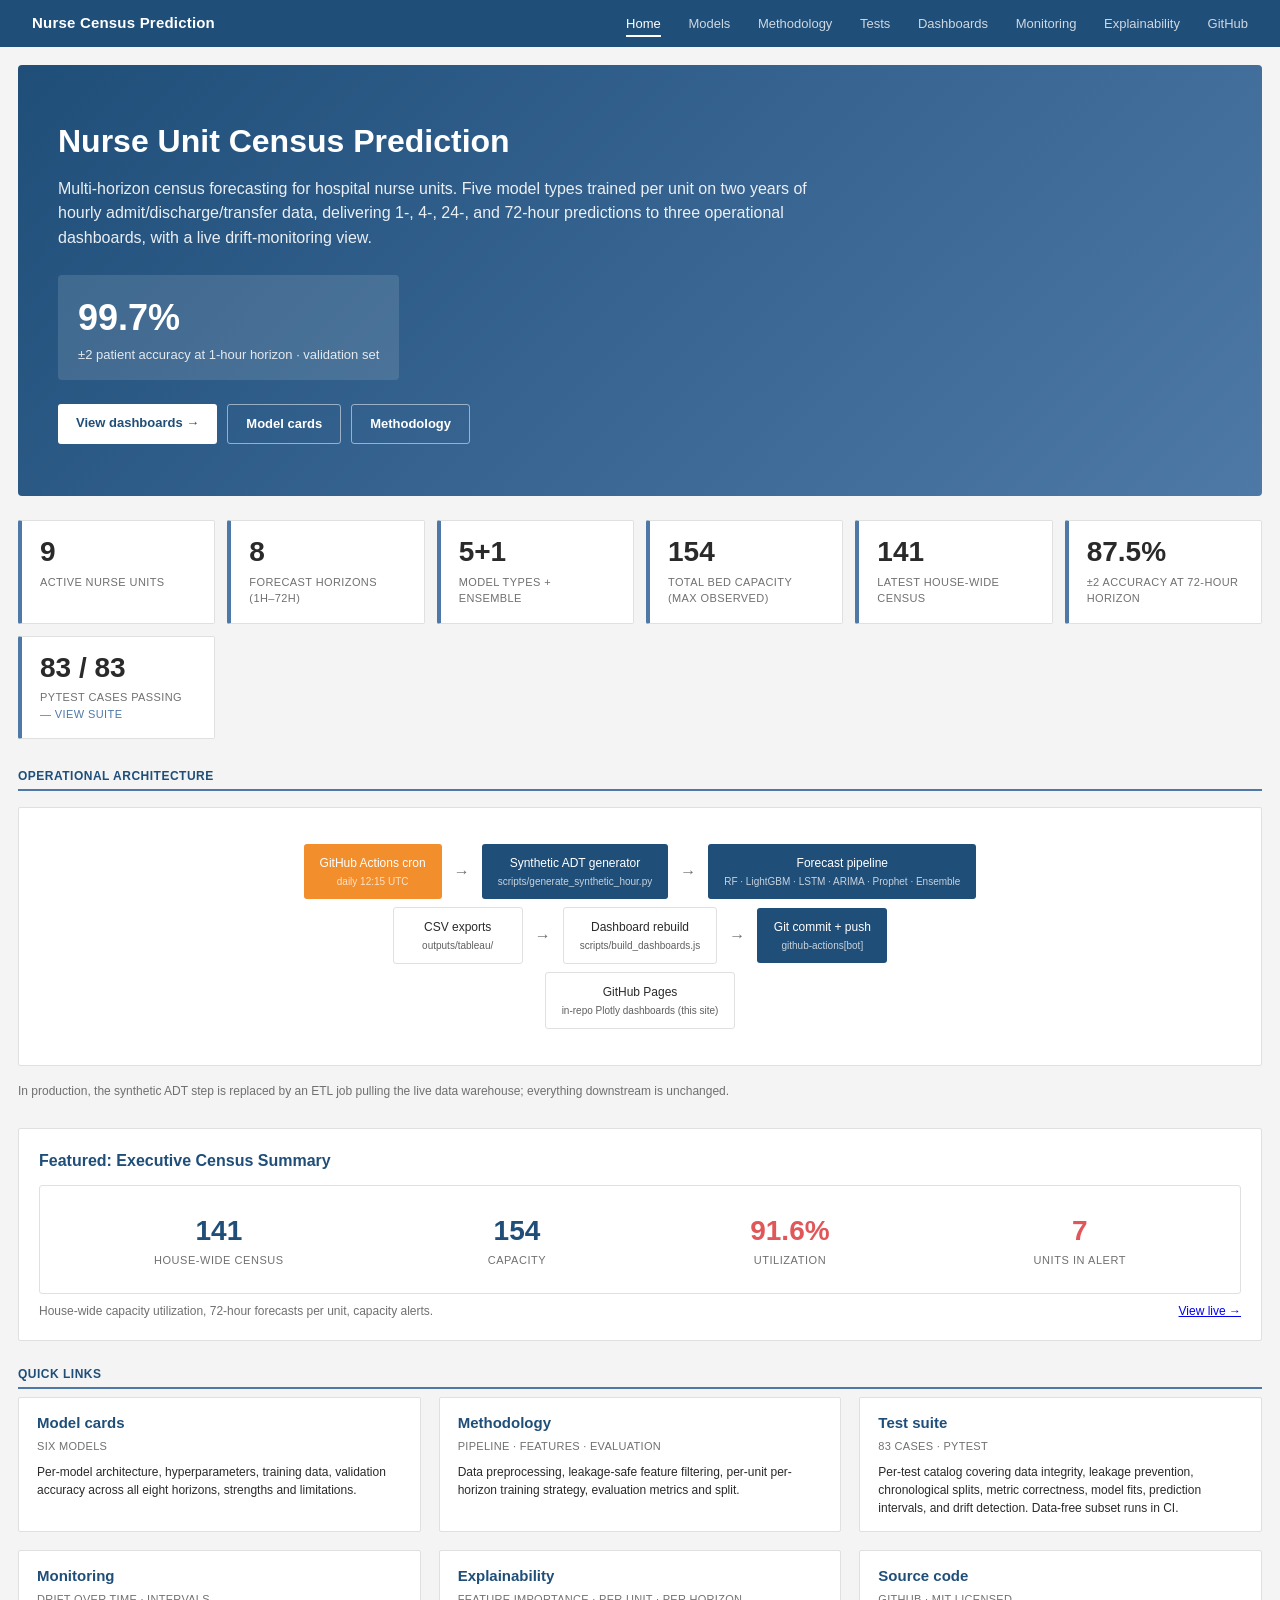
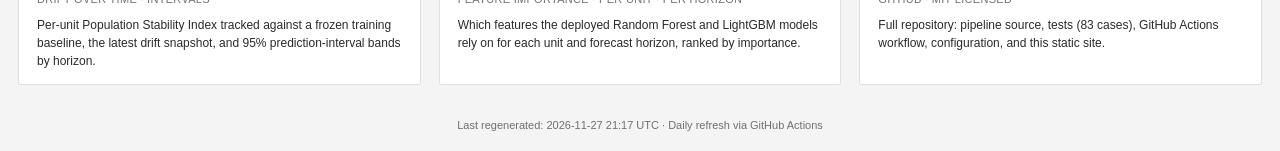
<file: docs/index.html>
<!DOCTYPE html>
<html lang="en">
<head>
  <meta charset="UTF-8">
  <title>Nurse Unit Census Prediction</title>
  <meta name="description" content="Multi-horizon hospital nurse-unit census forecasting — five model types, eight forecast horizons, deployed end-to-end pipeline with three operational dashboards.">
  <link rel="stylesheet" href="style.css">
</head>
<body>

<nav class="topnav">
  <div class="brand"><a href="index.html">Nurse Census Prediction</a></div>
  <div class="links">
    <a href="index.html" class="active">Home</a>
    <a href="models.html">Models</a>
    <a href="methodology.html">Methodology</a>
    <a href="tests.html">Tests</a>
    <a href="dashboards.html">Dashboards</a>
    <a href="monitoring.html">Monitoring</a>
    <a href="explainability.html">Explainability</a>
    <a href="https://github.com/joshquigs11093/Nurse_Unit_Census_Prediction" target="_blank" rel="noopener">GitHub</a>
  </div>
</nav>
<div class="page-body">
  <section class="hero">
    <h1>Nurse Unit Census Prediction</h1>
    <p class="tagline">
      Multi-horizon census forecasting for hospital nurse units. Five model types
      trained per unit on two years of hourly admit/discharge/transfer data,
      delivering 1-, 4-, 24-, and 72-hour predictions to three operational
      dashboards, with a live drift-monitoring view.
    </p>
    <div class="metric-callout">
      <div class="num">99.7%</div>
      <div class="label">±2 patient accuracy at 1-hour horizon · validation set</div>
    </div>
    <div class="cta-row">
      <a class="cta" href="dashboards.html">View dashboards →</a>
      <a class="cta secondary" href="models.html">Model cards</a>
      <a class="cta secondary" href="methodology.html">Methodology</a>
    </div>
  </section>

  <section class="section">
    <div class="stats-grid">
      <div class="stat-card">
        <div class="num">9</div>
        <div class="label">Active nurse units</div>
      </div>
      <div class="stat-card">
        <div class="num">8</div>
        <div class="label">Forecast horizons (1h–72h)</div>
      </div>
      <div class="stat-card">
        <div class="num">5+1</div>
        <div class="label">Model types + ensemble</div>
      </div>
      <div class="stat-card">
        <div class="num">154</div>
        <div class="label">Total bed capacity (max observed)</div>
      </div>
      <div class="stat-card">
        <div class="num">141</div>
        <div class="label">Latest house-wide census</div>
      </div>
      <div class="stat-card">
        <div class="num">87.5%</div>
        <div class="label">±2 accuracy at 72-hour horizon</div>
      </div>
      <div class="stat-card">
        <div class="num"><a href="tests.html" style="color:inherit;text-decoration:none;">83 / 83</a></div>
        <div class="label">Pytest cases passing — <a href="tests.html" style="color:var(--tableau-light-blue);text-decoration:none;">view suite</a></div>
      </div>
    </div>
  </section>

  <section class="section">
    <div class="section-title">Operational architecture</div>
    <div class="flow-diagram">
      <div class="flow-row">
        <div class="flow-step accent">GitHub Actions cron<span class="step-sub">daily 12:15 UTC</span></div>
        <div class="flow-arrow">→</div>
        <div class="flow-step">Synthetic ADT generator<span class="step-sub">scripts/generate_synthetic_hour.py</span></div>
        <div class="flow-arrow">→</div>
        <div class="flow-step">Forecast pipeline<span class="step-sub">RF · LightGBM · LSTM · ARIMA · Prophet · Ensemble</span></div>
      </div>
      <div class="flow-row">
        <div class="flow-step muted">CSV exports<span class="step-sub">outputs/tableau/</span></div>
        <div class="flow-arrow">→</div>
        <div class="flow-step muted">Dashboard rebuild<span class="step-sub">scripts/build_dashboards.js</span></div>
        <div class="flow-arrow">→</div>
        <div class="flow-step">Git commit + push<span class="step-sub">github-actions[bot]</span></div>
      </div>
      <div class="flow-row">
        <div class="flow-step muted">GitHub Pages<span class="step-sub">in-repo Plotly dashboards (this site)</span></div>
      </div>
    </div>
    <p style="font-size:12px;color:var(--muted);margin-top:8px;">
      In production, the synthetic ADT step is replaced by an ETL job pulling the live data warehouse;
      everything downstream is unchanged.
    </p>
  </section>

  <section class="section featured-preview">
    <h3>Featured: Executive Census Summary</h3>
    <a href="dashboard3.html" style="display:block;background:#FFFFFF;border:1px solid var(--border);border-radius:3px;padding:24px;text-decoration:none;color:inherit;">
      <div style="display:flex;gap:24px;flex-wrap:wrap;justify-content:space-around;">
        <div style="text-align:center;"><div style="font-size:28px;font-weight:700;color:#1F4E79;">141</div><div style="font-size:11px;color:var(--muted);text-transform:uppercase;letter-spacing:0.05em;">House-wide census</div></div>
        <div style="text-align:center;"><div style="font-size:28px;font-weight:700;color:#1F4E79;">154</div><div style="font-size:11px;color:var(--muted);text-transform:uppercase;letter-spacing:0.05em;">Capacity</div></div>
        <div style="text-align:center;"><div style="font-size:28px;font-weight:700;color:#E15759;">91.6%</div><div style="font-size:11px;color:var(--muted);text-transform:uppercase;letter-spacing:0.05em;">Utilization</div></div>
        <div style="text-align:center;"><div style="font-size:28px;font-weight:700;color:#E15759;">7</div><div style="font-size:11px;color:var(--muted);text-transform:uppercase;letter-spacing:0.05em;">Units in alert</div></div>
      </div>
    </a>
    <div class="caption">
      <span>House-wide capacity utilization, 72-hour forecasts per unit, capacity alerts.</span>
      <a href="dashboard3.html">View live →</a>
    </div>
  </section>

  <section class="section">
    <div class="section-title">Quick links</div>
    <div class="gallery">
      <a class="gallery-card" href="models.html">
        <div class="meta">
          <h3>Model cards</h3>
          <div class="audience">Six models</div>
          <p>Per-model architecture, hyperparameters, training data, validation accuracy across all eight horizons, strengths and limitations.</p>
        </div>
      </a>
      <a class="gallery-card" href="methodology.html">
        <div class="meta">
          <h3>Methodology</h3>
          <div class="audience">Pipeline · features · evaluation</div>
          <p>Data preprocessing, leakage-safe feature filtering, per-unit per-horizon training strategy, evaluation metrics and split.</p>
        </div>
      </a>
      <a class="gallery-card" href="tests.html">
        <div class="meta">
          <h3>Test suite</h3>
          <div class="audience">83 cases · pytest</div>
          <p>Per-test catalog covering data integrity, leakage prevention, chronological splits, metric correctness, model fits, prediction intervals, and drift detection. Data-free subset runs in CI.</p>
        </div>
      </a>
      <a class="gallery-card" href="monitoring.html">
        <div class="meta">
          <h3>Monitoring</h3>
          <div class="audience">Drift over time · intervals</div>
          <p>Per-unit Population Stability Index tracked against a frozen training baseline, the latest drift snapshot, and 95% prediction-interval bands by horizon.</p>
        </div>
      </a>
      <a class="gallery-card" href="explainability.html">
        <div class="meta">
          <h3>Explainability</h3>
          <div class="audience">Feature importance · per unit · per horizon</div>
          <p>Which features the deployed Random Forest and LightGBM models rely on for each unit and forecast horizon, ranked by importance.</p>
        </div>
      </a>
      <a class="gallery-card" href="https://github.com/joshquigs11093/Nurse_Unit_Census_Prediction" target="_blank" rel="noopener">
        <div class="meta">
          <h3>Source code</h3>
          <div class="audience">GitHub · MIT licensed</div>
          <p>Full repository: pipeline source, tests (83 cases), GitHub Actions workflow, configuration, and this static site.</p>
        </div>
      </a>
    </div>
  </section>

  <p style="font-size:11px;color:var(--muted);text-align:center;margin-top:32px;">
    Last regenerated: 2026-11-27 21:17 UTC · Daily refresh via GitHub Actions
  </p>
</div>
</body>
</html>
</file>
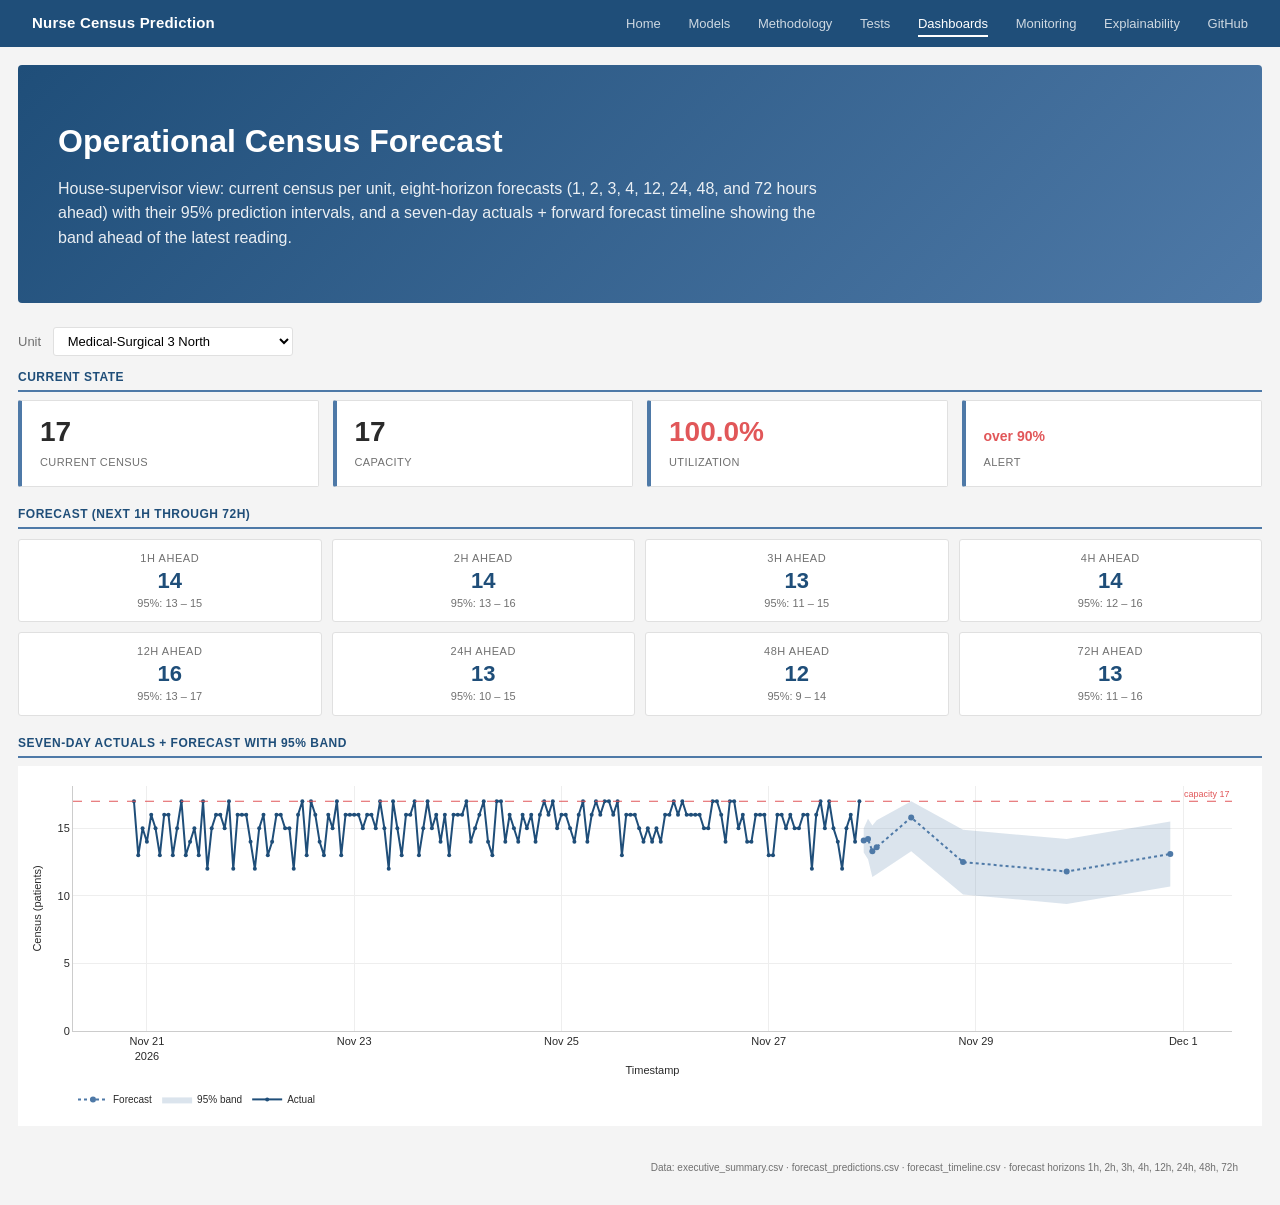
<file: docs/dashboard1.html>
<!DOCTYPE html>
<html lang="en">
<head>
  <meta charset="UTF-8">
  <title>Operational Census Forecast — Nurse Census Prediction</title>
  <meta name="description" content="In-repo operational forecast dashboard: current census per unit, eight-horizon forecasts with 95% prediction intervals, and a seven-day actual-vs-forecast timeline.">
  <link rel="stylesheet" href="style.css">
  <script src="https://cdn.plot.ly/plotly-2.35.2.min.js"></script>
  <style>
    .op-state { display:flex; gap:14px; flex-wrap:wrap; margin: 8px 0 0; }
    .op-state .stat-card { flex: 1 1 150px; min-width:140px; }
    .fc-grid { display:grid; grid-template-columns: repeat(4, 1fr); gap:10px; margin-top:10px; }
    .fc-card { background:#FFFFFF; border:1px solid var(--border); border-radius:3px; padding:10px 12px; text-align:center; }
    .fc-card.alert { border-color:#E15759; background:#FFF5F5; }
    .fc-h { font-size:11px; color:var(--muted); text-transform:uppercase; letter-spacing:0.05em; }
    .fc-pt { font-size:22px; font-weight:700; color:#1F4E79; margin-top:2px; line-height:1.1; }
    .fc-card.alert .fc-pt { color:#E15759; }
    .fc-band { font-size:11px; color:var(--muted); margin-top:2px; }
    @media (max-width: 800px) { .fc-grid { grid-template-columns: repeat(2, 1fr); } }
  </style>
</head>
<body>

<nav class="topnav">
  <div class="brand"><a href="index.html">Nurse Census Prediction</a></div>
  <div class="links">
    <a href="index.html">Home</a>
    <a href="models.html">Models</a>
    <a href="methodology.html">Methodology</a>
    <a href="tests.html">Tests</a>
    <a href="dashboards.html" class="active">Dashboards</a>
    <a href="monitoring.html">Monitoring</a>
    <a href="explainability.html">Explainability</a>
    <a href="https://github.com/joshquigs11093/Nurse_Unit_Census_Prediction" target="_blank" rel="noopener">GitHub</a>
  </div>
</nav>
<div class="page-body">
  <section class="hero">
    <h1>Operational Census Forecast</h1>
    <p class="tagline">
      House-supervisor view: current census per unit, eight-horizon forecasts
      (1, 2, 3, 4, 12, 24, 48, and 72 hours ahead) with their 95% prediction
      intervals, and a seven-day actuals + forward forecast timeline showing
      the band ahead of the latest reading.
    </p>
  </section>

  <section class="section">
    <div style="margin:0 0 12px;">
      <label for="unit-select" style="font-size:13px;color:var(--muted);margin-right:8px;">Unit</label>
      <select id="unit-select" style="font-size:13px;padding:5px 10px;border:1px solid var(--border);border-radius:3px;background:#fff;min-width:240px;"><option value="Medical-Surgical 3 North">Medical-Surgical 3 North</option><option value="Surgical 2 West">Surgical 2 West</option><option value="Orthopedic 6 North">Orthopedic 6 North</option><option value="Cardiac Stepdown">Cardiac Stepdown</option><option value="Neuro Stepdown">Neuro Stepdown</option><option value="Medical-Surgical 4 South">Medical-Surgical 4 South</option><option value="Oncology 5 South">Oncology 5 South</option><option value="Telemetry 4 East">Telemetry 4 East</option><option value="Progressive Care">Progressive Care</option></select>
    </div>

    <div class="section-title">Current state</div>
    <div class="op-state" id="op-state"></div>

    <div class="section-title" style="margin-top:18px;">Forecast (next 1h through 72h)</div>
    <div class="fc-grid" id="fc-grid"></div>

    <div class="section-title" style="margin-top:18px;">Seven-day actuals + forecast with 95% band</div>
    <div id="ts-chart" style="height: 360px;"></div>
  </section>

  <div class="footer-note">
    Data: executive_summary.csv · forecast_predictions.csv · forecast_timeline.csv
    · forecast horizons 1h, 2h, 3h, 4h, 12h, 24h, 48h, 72h
  </div>

  <script>
    const layoutBase = {"font":{"family":"Segoe UI, Helvetica Neue, Arial, sans-serif","size":11,"color":"#2A2A2A"},"paper_bgcolor":"#FFFFFF","plot_bgcolor":"#FFFFFF","margin":{"t":30,"r":20,"b":50,"l":60},"hovermode":"closest","xaxis":{"gridcolor":"#EEEEEE","linecolor":"#CCCCCC","tickfont":{"size":11}},"yaxis":{"gridcolor":"#EEEEEE","linecolor":"#CCCCCC","tickfont":{"size":11}}};
    const unitData = {"Medical-Surgical 3 North":{"uid":705089,"capacity":17,"current":17,"utilization":100,"alert":true,"cards":[{"horizon":1,"point":14.1,"lower":13.2,"upper":15,"overCapacity":false},{"horizon":2,"point":14.2,"lower":12.7,"upper":15.7,"overCapacity":false},{"horizon":3,"point":13.3,"lower":11.4,"upper":15.2,"overCapacity":false},{"horizon":4,"point":13.6,"lower":11.6,"upper":15.6,"overCapacity":false},{"horizon":12,"point":15.8,"lower":13.3,"upper":17,"overCapacity":false},{"horizon":24,"point":12.5,"lower":10.1,"upper":14.9,"overCapacity":false},{"horizon":48,"point":11.8,"lower":9.4,"upper":14.2,"overCapacity":false},{"horizon":72,"point":13.1,"lower":10.7,"upper":15.5,"overCapacity":false}],"actualsX":["2026-11-20 21:00:00","2026-11-20 22:00:00","2026-11-20 23:00:00","2026-11-21 00:00:00","2026-11-21 01:00:00","2026-11-21 02:00:00","2026-11-21 03:00:00","2026-11-21 04:00:00","2026-11-21 05:00:00","2026-11-21 06:00:00","2026-11-21 07:00:00","2026-11-21 08:00:00","2026-11-21 09:00:00","2026-11-21 10:00:00","2026-11-21 11:00:00","2026-11-21 12:00:00","2026-11-21 13:00:00","2026-11-21 14:00:00","2026-11-21 15:00:00","2026-11-21 16:00:00","2026-11-21 17:00:00","2026-11-21 18:00:00","2026-11-21 19:00:00","2026-11-21 20:00:00","2026-11-21 21:00:00","2026-11-21 22:00:00","2026-11-21 23:00:00","2026-11-22 00:00:00","2026-11-22 01:00:00","2026-11-22 02:00:00","2026-11-22 03:00:00","2026-11-22 04:00:00","2026-11-22 05:00:00","2026-11-22 06:00:00","2026-11-22 07:00:00","2026-11-22 08:00:00","2026-11-22 09:00:00","2026-11-22 10:00:00","2026-11-22 11:00:00","2026-11-22 12:00:00","2026-11-22 13:00:00","2026-11-22 14:00:00","2026-11-22 15:00:00","2026-11-22 16:00:00","2026-11-22 17:00:00","2026-11-22 18:00:00","2026-11-22 19:00:00","2026-11-22 20:00:00","2026-11-22 21:00:00","2026-11-22 22:00:00","2026-11-22 23:00:00","2026-11-23 00:00:00","2026-11-23 01:00:00","2026-11-23 02:00:00","2026-11-23 03:00:00","2026-11-23 04:00:00","2026-11-23 05:00:00","2026-11-23 06:00:00","2026-11-23 07:00:00","2026-11-23 08:00:00","2026-11-23 09:00:00","2026-11-23 10:00:00","2026-11-23 11:00:00","2026-11-23 12:00:00","2026-11-23 13:00:00","2026-11-23 14:00:00","2026-11-23 15:00:00","2026-11-23 16:00:00","2026-11-23 17:00:00","2026-11-23 18:00:00","2026-11-23 19:00:00","2026-11-23 20:00:00","2026-11-23 21:00:00","2026-11-23 22:00:00","2026-11-23 23:00:00","2026-11-24 00:00:00","2026-11-24 01:00:00","2026-11-24 02:00:00","2026-11-24 03:00:00","2026-11-24 04:00:00","2026-11-24 05:00:00","2026-11-24 06:00:00","2026-11-24 07:00:00","2026-11-24 08:00:00","2026-11-24 09:00:00","2026-11-24 10:00:00","2026-11-24 11:00:00","2026-11-24 12:00:00","2026-11-24 13:00:00","2026-11-24 14:00:00","2026-11-24 15:00:00","2026-11-24 16:00:00","2026-11-24 17:00:00","2026-11-24 18:00:00","2026-11-24 19:00:00","2026-11-24 20:00:00","2026-11-24 21:00:00","2026-11-24 22:00:00","2026-11-24 23:00:00","2026-11-25 00:00:00","2026-11-25 01:00:00","2026-11-25 02:00:00","2026-11-25 03:00:00","2026-11-25 04:00:00","2026-11-25 05:00:00","2026-11-25 06:00:00","2026-11-25 07:00:00","2026-11-25 08:00:00","2026-11-25 09:00:00","2026-11-25 10:00:00","2026-11-25 11:00:00","2026-11-25 12:00:00","2026-11-25 13:00:00","2026-11-25 14:00:00","2026-11-25 15:00:00","2026-11-25 16:00:00","2026-11-25 17:00:00","2026-11-25 18:00:00","2026-11-25 19:00:00","2026-11-25 20:00:00","2026-11-25 21:00:00","2026-11-25 22:00:00","2026-11-25 23:00:00","2026-11-26 00:00:00","2026-11-26 01:00:00","2026-11-26 02:00:00","2026-11-26 03:00:00","2026-11-26 04:00:00","2026-11-26 05:00:00","2026-11-26 06:00:00","2026-11-26 07:00:00","2026-11-26 08:00:00","2026-11-26 09:00:00","2026-11-26 10:00:00","2026-11-26 11:00:00","2026-11-26 12:00:00","2026-11-26 13:00:00","2026-11-26 14:00:00","2026-11-26 15:00:00","2026-11-26 16:00:00","2026-11-26 17:00:00","2026-11-26 18:00:00","2026-11-26 19:00:00","2026-11-26 20:00:00","2026-11-26 21:00:00","2026-11-26 22:00:00","2026-11-26 23:00:00","2026-11-27 00:00:00","2026-11-27 01:00:00","2026-11-27 02:00:00","2026-11-27 03:00:00","2026-11-27 04:00:00","2026-11-27 05:00:00","2026-11-27 06:00:00","2026-11-27 07:00:00","2026-11-27 08:00:00","2026-11-27 09:00:00","2026-11-27 10:00:00","2026-11-27 11:00:00","2026-11-27 12:00:00","2026-11-27 13:00:00","2026-11-27 14:00:00","2026-11-27 15:00:00","2026-11-27 16:00:00","2026-11-27 17:00:00","2026-11-27 18:00:00","2026-11-27 19:00:00","2026-11-27 20:00:00","2026-11-27 21:00:00"],"actualsY":[17,13,15,14,16,15,13,16,16,13,15,17,13,14,15,13,17,12,15,16,16,15,17,12,16,16,16,14,12,15,16,13,14,16,16,15,15,12,16,17,13,17,16,14,13,16,15,17,13,16,16,16,16,15,16,16,15,17,15,12,17,15,13,16,16,17,13,15,17,15,16,14,16,13,16,16,16,17,14,15,16,17,14,13,17,17,14,16,15,14,16,15,16,14,16,17,16,17,15,16,16,15,14,16,17,14,16,17,16,17,17,16,17,13,16,16,16,15,14,15,14,15,14,16,16,17,16,17,16,16,16,16,15,15,17,17,16,14,17,17,15,16,14,14,16,16,16,13,13,16,16,15,16,15,15,16,16,12,16,17,15,17,15,14,12,15,16,14,17],"forecastX":["2026-11-27 22:00:00","2026-11-27 23:00:00","2026-11-28 00:00:00","2026-11-28 01:00:00","2026-11-28 09:00:00","2026-11-28 21:00:00","2026-11-29 21:00:00","2026-11-30 21:00:00"],"forecastY":[14.1,14.2,13.3,13.6,15.8,12.5,11.8,13.1],"forecastLower":[13.2,12.7,11.4,11.6,13.3,10.1,9.4,10.7],"forecastUpper":[15,15.7,15.2,15.6,17,14.9,14.2,15.5],"forecastHorizons":[1,2,3,4,12,24,48,72]},"Telemetry 4 East":{"uid":705090,"capacity":34,"current":28,"utilization":82.4,"alert":false,"cards":[{"horizon":1,"point":23.2,"lower":21.8,"upper":24.6,"overCapacity":false},{"horizon":2,"point":24.6,"lower":22.3,"upper":26.9,"overCapacity":false},{"horizon":3,"point":22.9,"lower":20,"upper":25.8,"overCapacity":false},{"horizon":4,"point":22,"lower":18.5,"upper":25.5,"overCapacity":false},{"horizon":12,"point":26.9,"lower":22.1,"upper":31.7,"overCapacity":false},{"horizon":24,"point":22,"lower":16.9,"upper":27.1,"overCapacity":false},{"horizon":48,"point":20.7,"lower":14.7,"upper":26.7,"overCapacity":false},{"horizon":72,"point":24,"lower":18.1,"upper":29.9,"overCapacity":false}],"actualsX":["2026-11-20 21:00:00","2026-11-20 22:00:00","2026-11-20 23:00:00","2026-11-21 00:00:00","2026-11-21 01:00:00","2026-11-21 02:00:00","2026-11-21 03:00:00","2026-11-21 04:00:00","2026-11-21 05:00:00","2026-11-21 06:00:00","2026-11-21 07:00:00","2026-11-21 08:00:00","2026-11-21 09:00:00","2026-11-21 10:00:00","2026-11-21 11:00:00","2026-11-21 12:00:00","2026-11-21 13:00:00","2026-11-21 14:00:00","2026-11-21 15:00:00","2026-11-21 16:00:00","2026-11-21 17:00:00","2026-11-21 18:00:00","2026-11-21 19:00:00","2026-11-21 20:00:00","2026-11-21 21:00:00","2026-11-21 22:00:00","2026-11-21 23:00:00","2026-11-22 00:00:00","2026-11-22 01:00:00","2026-11-22 02:00:00","2026-11-22 03:00:00","2026-11-22 04:00:00","2026-11-22 05:00:00","2026-11-22 06:00:00","2026-11-22 07:00:00","2026-11-22 08:00:00","2026-11-22 09:00:00","2026-11-22 10:00:00","2026-11-22 11:00:00","2026-11-22 12:00:00","2026-11-22 13:00:00","2026-11-22 14:00:00","2026-11-22 15:00:00","2026-11-22 16:00:00","2026-11-22 17:00:00","2026-11-22 18:00:00","2026-11-22 19:00:00","2026-11-22 20:00:00","2026-11-22 21:00:00","2026-11-22 22:00:00","2026-11-22 23:00:00","2026-11-23 00:00:00","2026-11-23 01:00:00","2026-11-23 02:00:00","2026-11-23 03:00:00","2026-11-23 04:00:00","2026-11-23 05:00:00","2026-11-23 06:00:00","2026-11-23 07:00:00","2026-11-23 08:00:00","2026-11-23 09:00:00","2026-11-23 10:00:00","2026-11-23 11:00:00","2026-11-23 12:00:00","2026-11-23 13:00:00","2026-11-23 14:00:00","2026-11-23 15:00:00","2026-11-23 16:00:00","2026-11-23 17:00:00","2026-11-23 18:00:00","2026-11-23 19:00:00","2026-11-23 20:00:00","2026-11-23 21:00:00","2026-11-23 22:00:00","2026-11-23 23:00:00","2026-11-24 00:00:00","2026-11-24 01:00:00","2026-11-24 02:00:00","2026-11-24 03:00:00","2026-11-24 04:00:00","2026-11-24 05:00:00","2026-11-24 06:00:00","2026-11-24 07:00:00","2026-11-24 08:00:00","2026-11-24 09:00:00","2026-11-24 10:00:00","2026-11-24 11:00:00","2026-11-24 12:00:00","2026-11-24 13:00:00","2026-11-24 14:00:00","2026-11-24 15:00:00","2026-11-24 16:00:00","2026-11-24 17:00:00","2026-11-24 18:00:00","2026-11-24 19:00:00","2026-11-24 20:00:00","2026-11-24 21:00:00","2026-11-24 22:00:00","2026-11-24 23:00:00","2026-11-25 00:00:00","2026-11-25 01:00:00","2026-11-25 02:00:00","2026-11-25 03:00:00","2026-11-25 04:00:00","2026-11-25 05:00:00","2026-11-25 06:00:00","2026-11-25 07:00:00","2026-11-25 08:00:00","2026-11-25 09:00:00","2026-11-25 10:00:00","2026-11-25 11:00:00","2026-11-25 12:00:00","2026-11-25 13:00:00","2026-11-25 14:00:00","2026-11-25 15:00:00","2026-11-25 16:00:00","2026-11-25 17:00:00","2026-11-25 18:00:00","2026-11-25 19:00:00","2026-11-25 20:00:00","2026-11-25 21:00:00","2026-11-25 22:00:00","2026-11-25 23:00:00","2026-11-26 00:00:00","2026-11-26 01:00:00","2026-11-26 02:00:00","2026-11-26 03:00:00","2026-11-26 04:00:00","2026-11-26 05:00:00","2026-11-26 06:00:00","2026-11-26 07:00:00","2026-11-26 08:00:00","2026-11-26 09:00:00","2026-11-26 10:00:00","2026-11-26 11:00:00","2026-11-26 12:00:00","2026-11-26 13:00:00","2026-11-26 14:00:00","2026-11-26 15:00:00","2026-11-26 16:00:00","2026-11-26 17:00:00","2026-11-26 18:00:00","2026-11-26 19:00:00","2026-11-26 20:00:00","2026-11-26 21:00:00","2026-11-26 22:00:00","2026-11-26 23:00:00","2026-11-27 00:00:00","2026-11-27 01:00:00","2026-11-27 02:00:00","2026-11-27 03:00:00","2026-11-27 04:00:00","2026-11-27 05:00:00","2026-11-27 06:00:00","2026-11-27 07:00:00","2026-11-27 08:00:00","2026-11-27 09:00:00","2026-11-27 10:00:00","2026-11-27 11:00:00","2026-11-27 12:00:00","2026-11-27 13:00:00","2026-11-27 14:00:00","2026-11-27 15:00:00","2026-11-27 16:00:00","2026-11-27 17:00:00","2026-11-27 18:00:00","2026-11-27 19:00:00","2026-11-27 20:00:00","2026-11-27 21:00:00"],"actualsY":[27,31,24,25,28,24,27,28,26,27,30,29,24,31,32,25,31,23,29,26,29,27,23,25,29,29,27,22,27,26,22,25,27,28,29,24,22,28,30,28,25,29,27,29,26,27,25,21,27,25,31,29,29,31,31,24,27,28,29,23,28,25,23,29,25,28,27,27,27,30,24,28,31,26,29,24,30,27,25,23,26,25,31,26,28,25,28,30,29,24,31,22,27,26,27,25,27,31,31,29,29,30,27,29,28,30,31,27,29,32,28,25,28,30,24,30,25,30,24,29,23,26,30,30,31,25,25,32,30,23,24,29,28,29,30,26,25,25,27,22,23,27,26,29,27,27,26,31,31,29,30,30,23,29,30,28,30,30,26,28,32,25,25,24,29,23,22,22,28],"forecastX":["2026-11-27 22:00:00","2026-11-27 23:00:00","2026-11-28 00:00:00","2026-11-28 01:00:00","2026-11-28 09:00:00","2026-11-28 21:00:00","2026-11-29 21:00:00","2026-11-30 21:00:00"],"forecastY":[23.2,24.6,22.9,22,26.9,22,20.7,24],"forecastLower":[21.8,22.3,20,18.5,22.1,16.9,14.7,18.1],"forecastUpper":[24.6,26.9,25.8,25.5,31.7,27.1,26.7,29.9],"forecastHorizons":[1,2,3,4,12,24,48,72]},"Cardiac Stepdown":{"uid":705091,"capacity":20,"current":19,"utilization":95,"alert":true,"cards":[{"horizon":1,"point":16.5,"lower":15.7,"upper":17.3,"overCapacity":false},{"horizon":2,"point":16.5,"lower":15,"upper":18,"overCapacity":false},{"horizon":3,"point":15.3,"lower":13.6,"upper":17,"overCapacity":false},{"horizon":4,"point":15.7,"lower":13.8,"upper":17.6,"overCapacity":false},{"horizon":12,"point":18.7,"lower":16.7,"upper":20,"overCapacity":false},{"horizon":24,"point":15.1,"lower":13.1,"upper":17.1,"overCapacity":false},{"horizon":48,"point":14.3,"lower":12.3,"upper":16.3,"overCapacity":false},{"horizon":72,"point":16,"lower":14,"upper":18,"overCapacity":false}],"actualsX":["2026-11-20 21:00:00","2026-11-20 22:00:00","2026-11-20 23:00:00","2026-11-21 00:00:00","2026-11-21 01:00:00","2026-11-21 02:00:00","2026-11-21 03:00:00","2026-11-21 04:00:00","2026-11-21 05:00:00","2026-11-21 06:00:00","2026-11-21 07:00:00","2026-11-21 08:00:00","2026-11-21 09:00:00","2026-11-21 10:00:00","2026-11-21 11:00:00","2026-11-21 12:00:00","2026-11-21 13:00:00","2026-11-21 14:00:00","2026-11-21 15:00:00","2026-11-21 16:00:00","2026-11-21 17:00:00","2026-11-21 18:00:00","2026-11-21 19:00:00","2026-11-21 20:00:00","2026-11-21 21:00:00","2026-11-21 22:00:00","2026-11-21 23:00:00","2026-11-22 00:00:00","2026-11-22 01:00:00","2026-11-22 02:00:00","2026-11-22 03:00:00","2026-11-22 04:00:00","2026-11-22 05:00:00","2026-11-22 06:00:00","2026-11-22 07:00:00","2026-11-22 08:00:00","2026-11-22 09:00:00","2026-11-22 10:00:00","2026-11-22 11:00:00","2026-11-22 12:00:00","2026-11-22 13:00:00","2026-11-22 14:00:00","2026-11-22 15:00:00","2026-11-22 16:00:00","2026-11-22 17:00:00","2026-11-22 18:00:00","2026-11-22 19:00:00","2026-11-22 20:00:00","2026-11-22 21:00:00","2026-11-22 22:00:00","2026-11-22 23:00:00","2026-11-23 00:00:00","2026-11-23 01:00:00","2026-11-23 02:00:00","2026-11-23 03:00:00","2026-11-23 04:00:00","2026-11-23 05:00:00","2026-11-23 06:00:00","2026-11-23 07:00:00","2026-11-23 08:00:00","2026-11-23 09:00:00","2026-11-23 10:00:00","2026-11-23 11:00:00","2026-11-23 12:00:00","2026-11-23 13:00:00","2026-11-23 14:00:00","2026-11-23 15:00:00","2026-11-23 16:00:00","2026-11-23 17:00:00","2026-11-23 18:00:00","2026-11-23 19:00:00","2026-11-23 20:00:00","2026-11-23 21:00:00","2026-11-23 22:00:00","2026-11-23 23:00:00","2026-11-24 00:00:00","2026-11-24 01:00:00","2026-11-24 02:00:00","2026-11-24 03:00:00","2026-11-24 04:00:00","2026-11-24 05:00:00","2026-11-24 06:00:00","2026-11-24 07:00:00","2026-11-24 08:00:00","2026-11-24 09:00:00","2026-11-24 10:00:00","2026-11-24 11:00:00","2026-11-24 12:00:00","2026-11-24 13:00:00","2026-11-24 14:00:00","2026-11-24 15:00:00","2026-11-24 16:00:00","2026-11-24 17:00:00","2026-11-24 18:00:00","2026-11-24 19:00:00","2026-11-24 20:00:00","2026-11-24 21:00:00","2026-11-24 22:00:00","2026-11-24 23:00:00","2026-11-25 00:00:00","2026-11-25 01:00:00","2026-11-25 02:00:00","2026-11-25 03:00:00","2026-11-25 04:00:00","2026-11-25 05:00:00","2026-11-25 06:00:00","2026-11-25 07:00:00","2026-11-25 08:00:00","2026-11-25 09:00:00","2026-11-25 10:00:00","2026-11-25 11:00:00","2026-11-25 12:00:00","2026-11-25 13:00:00","2026-11-25 14:00:00","2026-11-25 15:00:00","2026-11-25 16:00:00","2026-11-25 17:00:00","2026-11-25 18:00:00","2026-11-25 19:00:00","2026-11-25 20:00:00","2026-11-25 21:00:00","2026-11-25 22:00:00","2026-11-25 23:00:00","2026-11-26 00:00:00","2026-11-26 01:00:00","2026-11-26 02:00:00","2026-11-26 03:00:00","2026-11-26 04:00:00","2026-11-26 05:00:00","2026-11-26 06:00:00","2026-11-26 07:00:00","2026-11-26 08:00:00","2026-11-26 09:00:00","2026-11-26 10:00:00","2026-11-26 11:00:00","2026-11-26 12:00:00","2026-11-26 13:00:00","2026-11-26 14:00:00","2026-11-26 15:00:00","2026-11-26 16:00:00","2026-11-26 17:00:00","2026-11-26 18:00:00","2026-11-26 19:00:00","2026-11-26 20:00:00","2026-11-26 21:00:00","2026-11-26 22:00:00","2026-11-26 23:00:00","2026-11-27 00:00:00","2026-11-27 01:00:00","2026-11-27 02:00:00","2026-11-27 03:00:00","2026-11-27 04:00:00","2026-11-27 05:00:00","2026-11-27 06:00:00","2026-11-27 07:00:00","2026-11-27 08:00:00","2026-11-27 09:00:00","2026-11-27 10:00:00","2026-11-27 11:00:00","2026-11-27 12:00:00","2026-11-27 13:00:00","2026-11-27 14:00:00","2026-11-27 15:00:00","2026-11-27 16:00:00","2026-11-27 17:00:00","2026-11-27 18:00:00","2026-11-27 19:00:00","2026-11-27 20:00:00","2026-11-27 21:00:00"],"actualsY":[20,17,18,17,19,19,19,18,20,17,19,19,19,20,18,20,20,20,19,18,20,20,18,17,19,18,16,20,20,19,16,20,19,19,18,18,19,18,19,19,20,19,17,18,20,17,18,16,19,17,20,17,19,19,19,17,17,19,19,20,19,20,18,19,20,18,20,19,20,20,17,20,19,19,19,20,20,20,20,19,19,19,19,20,18,19,18,17,16,19,19,19,19,19,19,19,18,20,17,19,18,19,19,19,17,20,19,20,20,16,16,18,19,20,20,20,19,18,19,19,18,20,19,17,19,19,19,19,19,20,20,20,20,20,19,18,18,17,16,20,20,19,17,19,19,19,18,19,18,19,20,19,19,18,19,16,19,20,20,19,20,19,19,19,17,16,18,19,19],"forecastX":["2026-11-27 22:00:00","2026-11-27 23:00:00","2026-11-28 00:00:00","2026-11-28 01:00:00","2026-11-28 09:00:00","2026-11-28 21:00:00","2026-11-29 21:00:00","2026-11-30 21:00:00"],"forecastY":[16.5,16.5,15.3,15.7,18.7,15.1,14.3,16],"forecastLower":[15.7,15,13.6,13.8,16.7,13.1,12.3,14],"forecastUpper":[17.3,18,17,17.6,20,17.1,16.3,18],"forecastHorizons":[1,2,3,4,12,24,48,72]},"Oncology 5 South":{"uid":705092,"capacity":12,"current":11,"utilization":91.7,"alert":true,"cards":[{"horizon":1,"point":8.9,"lower":8.1,"upper":9.7,"overCapacity":false},{"horizon":2,"point":9.1,"lower":7.6,"upper":10.6,"overCapacity":false},{"horizon":3,"point":8.7,"lower":6.9,"upper":10.5,"overCapacity":false},{"horizon":4,"point":9.4,"lower":7.6,"upper":11.2,"overCapacity":false},{"horizon":12,"point":11,"lower":9,"upper":12,"overCapacity":false},{"horizon":24,"point":8.6,"lower":6.7,"upper":10.5,"overCapacity":false},{"horizon":48,"point":8.4,"lower":6.4,"upper":10.4,"overCapacity":false},{"horizon":72,"point":9.1,"lower":7.5,"upper":10.7,"overCapacity":false}],"actualsX":["2026-11-20 21:00:00","2026-11-20 22:00:00","2026-11-20 23:00:00","2026-11-21 00:00:00","2026-11-21 01:00:00","2026-11-21 02:00:00","2026-11-21 03:00:00","2026-11-21 04:00:00","2026-11-21 05:00:00","2026-11-21 06:00:00","2026-11-21 07:00:00","2026-11-21 08:00:00","2026-11-21 09:00:00","2026-11-21 10:00:00","2026-11-21 11:00:00","2026-11-21 12:00:00","2026-11-21 13:00:00","2026-11-21 14:00:00","2026-11-21 15:00:00","2026-11-21 16:00:00","2026-11-21 17:00:00","2026-11-21 18:00:00","2026-11-21 19:00:00","2026-11-21 20:00:00","2026-11-21 21:00:00","2026-11-21 22:00:00","2026-11-21 23:00:00","2026-11-22 00:00:00","2026-11-22 01:00:00","2026-11-22 02:00:00","2026-11-22 03:00:00","2026-11-22 04:00:00","2026-11-22 05:00:00","2026-11-22 06:00:00","2026-11-22 07:00:00","2026-11-22 08:00:00","2026-11-22 09:00:00","2026-11-22 10:00:00","2026-11-22 11:00:00","2026-11-22 12:00:00","2026-11-22 13:00:00","2026-11-22 14:00:00","2026-11-22 15:00:00","2026-11-22 16:00:00","2026-11-22 17:00:00","2026-11-22 18:00:00","2026-11-22 19:00:00","2026-11-22 20:00:00","2026-11-22 21:00:00","2026-11-22 22:00:00","2026-11-22 23:00:00","2026-11-23 00:00:00","2026-11-23 01:00:00","2026-11-23 02:00:00","2026-11-23 03:00:00","2026-11-23 04:00:00","2026-11-23 05:00:00","2026-11-23 06:00:00","2026-11-23 07:00:00","2026-11-23 08:00:00","2026-11-23 09:00:00","2026-11-23 10:00:00","2026-11-23 11:00:00","2026-11-23 12:00:00","2026-11-23 13:00:00","2026-11-23 14:00:00","2026-11-23 15:00:00","2026-11-23 16:00:00","2026-11-23 17:00:00","2026-11-23 18:00:00","2026-11-23 19:00:00","2026-11-23 20:00:00","2026-11-23 21:00:00","2026-11-23 22:00:00","2026-11-23 23:00:00","2026-11-24 00:00:00","2026-11-24 01:00:00","2026-11-24 02:00:00","2026-11-24 03:00:00","2026-11-24 04:00:00","2026-11-24 05:00:00","2026-11-24 06:00:00","2026-11-24 07:00:00","2026-11-24 08:00:00","2026-11-24 09:00:00","2026-11-24 10:00:00","2026-11-24 11:00:00","2026-11-24 12:00:00","2026-11-24 13:00:00","2026-11-24 14:00:00","2026-11-24 15:00:00","2026-11-24 16:00:00","2026-11-24 17:00:00","2026-11-24 18:00:00","2026-11-24 19:00:00","2026-11-24 20:00:00","2026-11-24 21:00:00","2026-11-24 22:00:00","2026-11-24 23:00:00","2026-11-25 00:00:00","2026-11-25 01:00:00","2026-11-25 02:00:00","2026-11-25 03:00:00","2026-11-25 04:00:00","2026-11-25 05:00:00","2026-11-25 06:00:00","2026-11-25 07:00:00","2026-11-25 08:00:00","2026-11-25 09:00:00","2026-11-25 10:00:00","2026-11-25 11:00:00","2026-11-25 12:00:00","2026-11-25 13:00:00","2026-11-25 14:00:00","2026-11-25 15:00:00","2026-11-25 16:00:00","2026-11-25 17:00:00","2026-11-25 18:00:00","2026-11-25 19:00:00","2026-11-25 20:00:00","2026-11-25 21:00:00","2026-11-25 22:00:00","2026-11-25 23:00:00","2026-11-26 00:00:00","2026-11-26 01:00:00","2026-11-26 02:00:00","2026-11-26 03:00:00","2026-11-26 04:00:00","2026-11-26 05:00:00","2026-11-26 06:00:00","2026-11-26 07:00:00","2026-11-26 08:00:00","2026-11-26 09:00:00","2026-11-26 10:00:00","2026-11-26 11:00:00","2026-11-26 12:00:00","2026-11-26 13:00:00","2026-11-26 14:00:00","2026-11-26 15:00:00","2026-11-26 16:00:00","2026-11-26 17:00:00","2026-11-26 18:00:00","2026-11-26 19:00:00","2026-11-26 20:00:00","2026-11-26 21:00:00","2026-11-26 22:00:00","2026-11-26 23:00:00","2026-11-27 00:00:00","2026-11-27 01:00:00","2026-11-27 02:00:00","2026-11-27 03:00:00","2026-11-27 04:00:00","2026-11-27 05:00:00","2026-11-27 06:00:00","2026-11-27 07:00:00","2026-11-27 08:00:00","2026-11-27 09:00:00","2026-11-27 10:00:00","2026-11-27 11:00:00","2026-11-27 12:00:00","2026-11-27 13:00:00","2026-11-27 14:00:00","2026-11-27 15:00:00","2026-11-27 16:00:00","2026-11-27 17:00:00","2026-11-27 18:00:00","2026-11-27 19:00:00","2026-11-27 20:00:00","2026-11-27 21:00:00"],"actualsY":[11,11,11,11,11,11,11,9,10,12,11,9,12,10,11,10,11,10,12,10,11,9,12,9,12,10,12,9,11,11,10,11,11,8,11,12,12,12,9,9,12,10,11,11,12,11,11,10,12,8,10,12,10,11,10,11,11,10,9,11,10,12,9,12,11,12,11,11,12,11,11,11,11,12,12,11,11,11,10,10,12,11,10,12,12,12,12,11,11,10,9,11,10,11,11,11,12,12,11,11,11,12,9,11,10,11,12,12,8,12,12,10,11,10,10,8,11,10,12,9,12,11,12,12,10,11,11,12,11,11,9,11,10,11,11,9,9,11,11,11,9,10,8,11,11,11,9,9,12,11,11,12,11,12,12,12,9,12,9,11,10,11,10,10,8,12,11,12,11],"forecastX":["2026-11-27 22:00:00","2026-11-27 23:00:00","2026-11-28 00:00:00","2026-11-28 01:00:00","2026-11-28 09:00:00","2026-11-28 21:00:00","2026-11-29 21:00:00","2026-11-30 21:00:00"],"forecastY":[8.9,9.1,8.7,9.4,11,8.6,8.4,9.1],"forecastLower":[8.1,7.6,6.9,7.6,9,6.7,6.4,7.5],"forecastUpper":[9.7,10.6,10.5,11.2,12,10.5,10.4,10.7],"forecastHorizons":[1,2,3,4,12,24,48,72]},"Surgical 2 West":{"uid":21334825,"capacity":13,"current":13,"utilization":100,"alert":true,"cards":[{"horizon":1,"point":11.4,"lower":10.6,"upper":12.2,"overCapacity":false},{"horizon":2,"point":11,"lower":9.7,"upper":12.3,"overCapacity":false},{"horizon":3,"point":10.5,"lower":9,"upper":12,"overCapacity":false},{"horizon":4,"point":10.3,"lower":8.7,"upper":11.9,"overCapacity":false},{"horizon":12,"point":12.4,"lower":10.7,"upper":13,"overCapacity":false},{"horizon":24,"point":9.9,"lower":7.8,"upper":12,"overCapacity":false},{"horizon":48,"point":9.8,"lower":8.1,"upper":11.5,"overCapacity":false},{"horizon":72,"point":10.2,"lower":8.1,"upper":12.3,"overCapacity":false}],"actualsX":["2026-11-20 21:00:00","2026-11-20 22:00:00","2026-11-20 23:00:00","2026-11-21 00:00:00","2026-11-21 01:00:00","2026-11-21 02:00:00","2026-11-21 03:00:00","2026-11-21 04:00:00","2026-11-21 05:00:00","2026-11-21 06:00:00","2026-11-21 07:00:00","2026-11-21 08:00:00","2026-11-21 09:00:00","2026-11-21 10:00:00","2026-11-21 11:00:00","2026-11-21 12:00:00","2026-11-21 13:00:00","2026-11-21 14:00:00","2026-11-21 15:00:00","2026-11-21 16:00:00","2026-11-21 17:00:00","2026-11-21 18:00:00","2026-11-21 19:00:00","2026-11-21 20:00:00","2026-11-21 21:00:00","2026-11-21 22:00:00","2026-11-21 23:00:00","2026-11-22 00:00:00","2026-11-22 01:00:00","2026-11-22 02:00:00","2026-11-22 03:00:00","2026-11-22 04:00:00","2026-11-22 05:00:00","2026-11-22 06:00:00","2026-11-22 07:00:00","2026-11-22 08:00:00","2026-11-22 09:00:00","2026-11-22 10:00:00","2026-11-22 11:00:00","2026-11-22 12:00:00","2026-11-22 13:00:00","2026-11-22 14:00:00","2026-11-22 15:00:00","2026-11-22 16:00:00","2026-11-22 17:00:00","2026-11-22 18:00:00","2026-11-22 19:00:00","2026-11-22 20:00:00","2026-11-22 21:00:00","2026-11-22 22:00:00","2026-11-22 23:00:00","2026-11-23 00:00:00","2026-11-23 01:00:00","2026-11-23 02:00:00","2026-11-23 03:00:00","2026-11-23 04:00:00","2026-11-23 05:00:00","2026-11-23 06:00:00","2026-11-23 07:00:00","2026-11-23 08:00:00","2026-11-23 09:00:00","2026-11-23 10:00:00","2026-11-23 11:00:00","2026-11-23 12:00:00","2026-11-23 13:00:00","2026-11-23 14:00:00","2026-11-23 15:00:00","2026-11-23 16:00:00","2026-11-23 17:00:00","2026-11-23 18:00:00","2026-11-23 19:00:00","2026-11-23 20:00:00","2026-11-23 21:00:00","2026-11-23 22:00:00","2026-11-23 23:00:00","2026-11-24 00:00:00","2026-11-24 01:00:00","2026-11-24 02:00:00","2026-11-24 03:00:00","2026-11-24 04:00:00","2026-11-24 05:00:00","2026-11-24 06:00:00","2026-11-24 07:00:00","2026-11-24 08:00:00","2026-11-24 09:00:00","2026-11-24 10:00:00","2026-11-24 11:00:00","2026-11-24 12:00:00","2026-11-24 13:00:00","2026-11-24 14:00:00","2026-11-24 15:00:00","2026-11-24 16:00:00","2026-11-24 17:00:00","2026-11-24 18:00:00","2026-11-24 19:00:00","2026-11-24 20:00:00","2026-11-24 21:00:00","2026-11-24 22:00:00","2026-11-24 23:00:00","2026-11-25 00:00:00","2026-11-25 01:00:00","2026-11-25 02:00:00","2026-11-25 03:00:00","2026-11-25 04:00:00","2026-11-25 05:00:00","2026-11-25 06:00:00","2026-11-25 07:00:00","2026-11-25 08:00:00","2026-11-25 09:00:00","2026-11-25 10:00:00","2026-11-25 11:00:00","2026-11-25 12:00:00","2026-11-25 13:00:00","2026-11-25 14:00:00","2026-11-25 15:00:00","2026-11-25 16:00:00","2026-11-25 17:00:00","2026-11-25 18:00:00","2026-11-25 19:00:00","2026-11-25 20:00:00","2026-11-25 21:00:00","2026-11-25 22:00:00","2026-11-25 23:00:00","2026-11-26 00:00:00","2026-11-26 01:00:00","2026-11-26 02:00:00","2026-11-26 03:00:00","2026-11-26 04:00:00","2026-11-26 05:00:00","2026-11-26 06:00:00","2026-11-26 07:00:00","2026-11-26 08:00:00","2026-11-26 09:00:00","2026-11-26 10:00:00","2026-11-26 11:00:00","2026-11-26 12:00:00","2026-11-26 13:00:00","2026-11-26 14:00:00","2026-11-26 15:00:00","2026-11-26 16:00:00","2026-11-26 17:00:00","2026-11-26 18:00:00","2026-11-26 19:00:00","2026-11-26 20:00:00","2026-11-26 21:00:00","2026-11-26 22:00:00","2026-11-26 23:00:00","2026-11-27 00:00:00","2026-11-27 01:00:00","2026-11-27 02:00:00","2026-11-27 03:00:00","2026-11-27 04:00:00","2026-11-27 05:00:00","2026-11-27 06:00:00","2026-11-27 07:00:00","2026-11-27 08:00:00","2026-11-27 09:00:00","2026-11-27 10:00:00","2026-11-27 11:00:00","2026-11-27 12:00:00","2026-11-27 13:00:00","2026-11-27 14:00:00","2026-11-27 15:00:00","2026-11-27 16:00:00","2026-11-27 17:00:00","2026-11-27 18:00:00","2026-11-27 19:00:00","2026-11-27 20:00:00","2026-11-27 21:00:00"],"actualsY":[12,12,10,10,12,13,13,12,12,13,12,12,12,13,13,10,13,11,12,12,13,11,13,12,12,13,10,12,13,11,13,11,12,11,12,12,12,12,13,13,12,12,12,12,12,13,12,10,12,12,12,13,12,13,11,11,12,12,12,12,10,12,13,13,12,11,10,13,12,12,13,12,13,12,12,12,13,13,12,13,13,13,12,12,12,12,12,12,13,12,12,13,12,13,11,12,11,11,11,11,13,12,12,12,13,12,11,13,13,13,13,13,12,13,13,13,13,12,12,12,11,11,13,12,13,12,12,12,12,12,12,13,13,13,12,12,13,13,13,12,13,12,11,13,13,12,12,10,13,12,12,12,12,12,13,12,13,13,12,13,12,13,12,12,13,13,12,13,13],"forecastX":["2026-11-27 22:00:00","2026-11-27 23:00:00","2026-11-28 00:00:00","2026-11-28 01:00:00","2026-11-28 09:00:00","2026-11-28 21:00:00","2026-11-29 21:00:00","2026-11-30 21:00:00"],"forecastY":[11.4,11,10.5,10.3,12.4,9.9,9.8,10.2],"forecastLower":[10.6,9.7,9,8.7,10.7,7.8,8.1,8.1],"forecastUpper":[12.2,12.3,12,11.9,13,12,11.5,12.3],"forecastHorizons":[1,2,3,4,12,24,48,72]},"Orthopedic 6 North":{"uid":21336305,"capacity":13,"current":13,"utilization":100,"alert":true,"cards":[{"horizon":1,"point":11.1,"lower":10.3,"upper":11.9,"overCapacity":false},{"horizon":2,"point":11.1,"lower":9.9,"upper":12.3,"overCapacity":false},{"horizon":3,"point":10.5,"lower":9.1,"upper":11.9,"overCapacity":false},{"horizon":4,"point":10.7,"lower":9.3,"upper":12.1,"overCapacity":false},{"horizon":12,"point":12.4,"lower":10.9,"upper":13,"overCapacity":false},{"horizon":24,"point":9.9,"lower":8.3,"upper":11.5,"overCapacity":false},{"horizon":48,"point":9.7,"lower":8.1,"upper":11.3,"overCapacity":false},{"horizon":72,"point":10.6,"lower":9.1,"upper":12.1,"overCapacity":false}],"actualsX":["2026-11-20 21:00:00","2026-11-20 22:00:00","2026-11-20 23:00:00","2026-11-21 00:00:00","2026-11-21 01:00:00","2026-11-21 02:00:00","2026-11-21 03:00:00","2026-11-21 04:00:00","2026-11-21 05:00:00","2026-11-21 06:00:00","2026-11-21 07:00:00","2026-11-21 08:00:00","2026-11-21 09:00:00","2026-11-21 10:00:00","2026-11-21 11:00:00","2026-11-21 12:00:00","2026-11-21 13:00:00","2026-11-21 14:00:00","2026-11-21 15:00:00","2026-11-21 16:00:00","2026-11-21 17:00:00","2026-11-21 18:00:00","2026-11-21 19:00:00","2026-11-21 20:00:00","2026-11-21 21:00:00","2026-11-21 22:00:00","2026-11-21 23:00:00","2026-11-22 00:00:00","2026-11-22 01:00:00","2026-11-22 02:00:00","2026-11-22 03:00:00","2026-11-22 04:00:00","2026-11-22 05:00:00","2026-11-22 06:00:00","2026-11-22 07:00:00","2026-11-22 08:00:00","2026-11-22 09:00:00","2026-11-22 10:00:00","2026-11-22 11:00:00","2026-11-22 12:00:00","2026-11-22 13:00:00","2026-11-22 14:00:00","2026-11-22 15:00:00","2026-11-22 16:00:00","2026-11-22 17:00:00","2026-11-22 18:00:00","2026-11-22 19:00:00","2026-11-22 20:00:00","2026-11-22 21:00:00","2026-11-22 22:00:00","2026-11-22 23:00:00","2026-11-23 00:00:00","2026-11-23 01:00:00","2026-11-23 02:00:00","2026-11-23 03:00:00","2026-11-23 04:00:00","2026-11-23 05:00:00","2026-11-23 06:00:00","2026-11-23 07:00:00","2026-11-23 08:00:00","2026-11-23 09:00:00","2026-11-23 10:00:00","2026-11-23 11:00:00","2026-11-23 12:00:00","2026-11-23 13:00:00","2026-11-23 14:00:00","2026-11-23 15:00:00","2026-11-23 16:00:00","2026-11-23 17:00:00","2026-11-23 18:00:00","2026-11-23 19:00:00","2026-11-23 20:00:00","2026-11-23 21:00:00","2026-11-23 22:00:00","2026-11-23 23:00:00","2026-11-24 00:00:00","2026-11-24 01:00:00","2026-11-24 02:00:00","2026-11-24 03:00:00","2026-11-24 04:00:00","2026-11-24 05:00:00","2026-11-24 06:00:00","2026-11-24 07:00:00","2026-11-24 08:00:00","2026-11-24 09:00:00","2026-11-24 10:00:00","2026-11-24 11:00:00","2026-11-24 12:00:00","2026-11-24 13:00:00","2026-11-24 14:00:00","2026-11-24 15:00:00","2026-11-24 16:00:00","2026-11-24 17:00:00","2026-11-24 18:00:00","2026-11-24 19:00:00","2026-11-24 20:00:00","2026-11-24 21:00:00","2026-11-24 22:00:00","2026-11-24 23:00:00","2026-11-25 00:00:00","2026-11-25 01:00:00","2026-11-25 02:00:00","2026-11-25 03:00:00","2026-11-25 04:00:00","2026-11-25 05:00:00","2026-11-25 06:00:00","2026-11-25 07:00:00","2026-11-25 08:00:00","2026-11-25 09:00:00","2026-11-25 10:00:00","2026-11-25 11:00:00","2026-11-25 12:00:00","2026-11-25 13:00:00","2026-11-25 14:00:00","2026-11-25 15:00:00","2026-11-25 16:00:00","2026-11-25 17:00:00","2026-11-25 18:00:00","2026-11-25 19:00:00","2026-11-25 20:00:00","2026-11-25 21:00:00","2026-11-25 22:00:00","2026-11-25 23:00:00","2026-11-26 00:00:00","2026-11-26 01:00:00","2026-11-26 02:00:00","2026-11-26 03:00:00","2026-11-26 04:00:00","2026-11-26 05:00:00","2026-11-26 06:00:00","2026-11-26 07:00:00","2026-11-26 08:00:00","2026-11-26 09:00:00","2026-11-26 10:00:00","2026-11-26 11:00:00","2026-11-26 12:00:00","2026-11-26 13:00:00","2026-11-26 14:00:00","2026-11-26 15:00:00","2026-11-26 16:00:00","2026-11-26 17:00:00","2026-11-26 18:00:00","2026-11-26 19:00:00","2026-11-26 20:00:00","2026-11-26 21:00:00","2026-11-26 22:00:00","2026-11-26 23:00:00","2026-11-27 00:00:00","2026-11-27 01:00:00","2026-11-27 02:00:00","2026-11-27 03:00:00","2026-11-27 04:00:00","2026-11-27 05:00:00","2026-11-27 06:00:00","2026-11-27 07:00:00","2026-11-27 08:00:00","2026-11-27 09:00:00","2026-11-27 10:00:00","2026-11-27 11:00:00","2026-11-27 12:00:00","2026-11-27 13:00:00","2026-11-27 14:00:00","2026-11-27 15:00:00","2026-11-27 16:00:00","2026-11-27 17:00:00","2026-11-27 18:00:00","2026-11-27 19:00:00","2026-11-27 20:00:00","2026-11-27 21:00:00"],"actualsY":[12,13,13,12,13,12,13,12,12,13,12,12,13,12,13,11,13,11,12,12,10,13,12,12,13,12,12,12,12,12,11,11,11,13,11,11,13,13,12,10,12,13,12,10,13,11,13,12,12,12,12,12,13,12,13,10,13,13,11,13,12,12,12,13,11,12,13,12,12,12,13,10,11,12,12,13,13,10,11,13,13,13,13,12,13,10,13,12,10,12,13,12,13,12,12,12,12,11,12,13,12,10,13,12,12,13,13,13,12,12,12,12,13,12,13,13,12,10,12,12,12,12,12,12,12,10,13,11,12,13,12,12,12,10,12,11,12,11,11,11,13,13,10,12,10,12,12,12,12,12,12,12,12,13,12,12,12,11,13,13,13,12,13,13,12,12,13,11,13],"forecastX":["2026-11-27 22:00:00","2026-11-27 23:00:00","2026-11-28 00:00:00","2026-11-28 01:00:00","2026-11-28 09:00:00","2026-11-28 21:00:00","2026-11-29 21:00:00","2026-11-30 21:00:00"],"forecastY":[11.1,11.1,10.5,10.7,12.4,9.9,9.7,10.6],"forecastLower":[10.3,9.9,9.1,9.3,10.9,8.3,8.1,9.1],"forecastUpper":[11.9,12.3,11.9,12.1,13,11.5,11.3,12.1],"forecastHorizons":[1,2,3,4,12,24,48,72]},"Progressive Care":{"uid":97635816,"capacity":11,"current":8,"utilization":72.7,"alert":false,"cards":[{"horizon":1,"point":6.6,"lower":5.8,"upper":7.4,"overCapacity":false},{"horizon":2,"point":6.8,"lower":5.7,"upper":7.9,"overCapacity":false},{"horizon":3,"point":5.9,"lower":4.6,"upper":7.2,"overCapacity":false},{"horizon":4,"point":6.4,"lower":5,"upper":7.8,"overCapacity":false},{"horizon":12,"point":8.8,"lower":7.2,"upper":10.4,"overCapacity":false},{"horizon":24,"point":7.3,"lower":5.8,"upper":8.8,"overCapacity":false},{"horizon":48,"point":7.6,"lower":6,"upper":9.2,"overCapacity":false},{"horizon":72,"point":8.7,"lower":7.3,"upper":10.1,"overCapacity":false}],"actualsX":["2026-11-20 21:00:00","2026-11-20 22:00:00","2026-11-20 23:00:00","2026-11-21 00:00:00","2026-11-21 01:00:00","2026-11-21 02:00:00","2026-11-21 03:00:00","2026-11-21 04:00:00","2026-11-21 05:00:00","2026-11-21 06:00:00","2026-11-21 07:00:00","2026-11-21 08:00:00","2026-11-21 09:00:00","2026-11-21 10:00:00","2026-11-21 11:00:00","2026-11-21 12:00:00","2026-11-21 13:00:00","2026-11-21 14:00:00","2026-11-21 15:00:00","2026-11-21 16:00:00","2026-11-21 17:00:00","2026-11-21 18:00:00","2026-11-21 19:00:00","2026-11-21 20:00:00","2026-11-21 21:00:00","2026-11-21 22:00:00","2026-11-21 23:00:00","2026-11-22 00:00:00","2026-11-22 01:00:00","2026-11-22 02:00:00","2026-11-22 03:00:00","2026-11-22 04:00:00","2026-11-22 05:00:00","2026-11-22 06:00:00","2026-11-22 07:00:00","2026-11-22 08:00:00","2026-11-22 09:00:00","2026-11-22 10:00:00","2026-11-22 11:00:00","2026-11-22 12:00:00","2026-11-22 13:00:00","2026-11-22 14:00:00","2026-11-22 15:00:00","2026-11-22 16:00:00","2026-11-22 17:00:00","2026-11-22 18:00:00","2026-11-22 19:00:00","2026-11-22 20:00:00","2026-11-22 21:00:00","2026-11-22 22:00:00","2026-11-22 23:00:00","2026-11-23 00:00:00","2026-11-23 01:00:00","2026-11-23 02:00:00","2026-11-23 03:00:00","2026-11-23 04:00:00","2026-11-23 05:00:00","2026-11-23 06:00:00","2026-11-23 07:00:00","2026-11-23 08:00:00","2026-11-23 09:00:00","2026-11-23 10:00:00","2026-11-23 11:00:00","2026-11-23 12:00:00","2026-11-23 13:00:00","2026-11-23 14:00:00","2026-11-23 15:00:00","2026-11-23 16:00:00","2026-11-23 17:00:00","2026-11-23 18:00:00","2026-11-23 19:00:00","2026-11-23 20:00:00","2026-11-23 21:00:00","2026-11-23 22:00:00","2026-11-23 23:00:00","2026-11-24 00:00:00","2026-11-24 01:00:00","2026-11-24 02:00:00","2026-11-24 03:00:00","2026-11-24 04:00:00","2026-11-24 05:00:00","2026-11-24 06:00:00","2026-11-24 07:00:00","2026-11-24 08:00:00","2026-11-24 09:00:00","2026-11-24 10:00:00","2026-11-24 11:00:00","2026-11-24 12:00:00","2026-11-24 13:00:00","2026-11-24 14:00:00","2026-11-24 15:00:00","2026-11-24 16:00:00","2026-11-24 17:00:00","2026-11-24 18:00:00","2026-11-24 19:00:00","2026-11-24 20:00:00","2026-11-24 21:00:00","2026-11-24 22:00:00","2026-11-24 23:00:00","2026-11-25 00:00:00","2026-11-25 01:00:00","2026-11-25 02:00:00","2026-11-25 03:00:00","2026-11-25 04:00:00","2026-11-25 05:00:00","2026-11-25 06:00:00","2026-11-25 07:00:00","2026-11-25 08:00:00","2026-11-25 09:00:00","2026-11-25 10:00:00","2026-11-25 11:00:00","2026-11-25 12:00:00","2026-11-25 13:00:00","2026-11-25 14:00:00","2026-11-25 15:00:00","2026-11-25 16:00:00","2026-11-25 17:00:00","2026-11-25 18:00:00","2026-11-25 19:00:00","2026-11-25 20:00:00","2026-11-25 21:00:00","2026-11-25 22:00:00","2026-11-25 23:00:00","2026-11-26 00:00:00","2026-11-26 01:00:00","2026-11-26 02:00:00","2026-11-26 03:00:00","2026-11-26 04:00:00","2026-11-26 05:00:00","2026-11-26 06:00:00","2026-11-26 07:00:00","2026-11-26 08:00:00","2026-11-26 09:00:00","2026-11-26 10:00:00","2026-11-26 11:00:00","2026-11-26 12:00:00","2026-11-26 13:00:00","2026-11-26 14:00:00","2026-11-26 15:00:00","2026-11-26 16:00:00","2026-11-26 17:00:00","2026-11-26 18:00:00","2026-11-26 19:00:00","2026-11-26 20:00:00","2026-11-26 21:00:00","2026-11-26 22:00:00","2026-11-26 23:00:00","2026-11-27 00:00:00","2026-11-27 01:00:00","2026-11-27 02:00:00","2026-11-27 03:00:00","2026-11-27 04:00:00","2026-11-27 05:00:00","2026-11-27 06:00:00","2026-11-27 07:00:00","2026-11-27 08:00:00","2026-11-27 09:00:00","2026-11-27 10:00:00","2026-11-27 11:00:00","2026-11-27 12:00:00","2026-11-27 13:00:00","2026-11-27 14:00:00","2026-11-27 15:00:00","2026-11-27 16:00:00","2026-11-27 17:00:00","2026-11-27 18:00:00","2026-11-27 19:00:00","2026-11-27 20:00:00","2026-11-27 21:00:00"],"actualsY":[10,11,10,10,10,10,9,10,11,10,9,11,10,11,10,9,11,10,10,10,8,8,10,10,11,10,10,9,11,10,11,10,11,10,11,10,9,11,11,10,11,11,10,8,10,11,10,11,10,10,8,10,10,9,10,11,11,11,11,10,11,10,9,9,10,11,11,10,10,10,10,10,10,9,9,10,11,10,9,11,11,10,10,9,11,10,9,11,10,10,9,10,11,10,11,10,11,11,11,9,9,10,10,8,10,11,10,10,10,9,10,10,10,11,10,9,10,11,11,11,10,10,11,9,10,8,10,9,9,11,10,10,10,11,10,11,10,11,10,11,10,10,10,11,10,10,10,10,10,10,10,11,9,9,9,11,9,8,10,10,8,9,11,11,10,11,10,11,8],"forecastX":["2026-11-27 22:00:00","2026-11-27 23:00:00","2026-11-28 00:00:00","2026-11-28 01:00:00","2026-11-28 09:00:00","2026-11-28 21:00:00","2026-11-29 21:00:00","2026-11-30 21:00:00"],"forecastY":[6.6,6.8,5.9,6.4,8.8,7.3,7.6,8.7],"forecastLower":[5.8,5.7,4.6,5,7.2,5.8,6,7.3],"forecastUpper":[7.4,7.9,7.2,7.8,10.4,8.8,9.2,10.1],"forecastHorizons":[1,2,3,4,12,24,48,72]},"Neuro Stepdown":{"uid":1775257343,"capacity":20,"current":19,"utilization":95,"alert":true,"cards":[{"horizon":1,"point":15.9,"lower":14.9,"upper":16.9,"overCapacity":false},{"horizon":2,"point":16,"lower":14.3,"upper":17.7,"overCapacity":false},{"horizon":3,"point":14.5,"lower":12.5,"upper":16.5,"overCapacity":false},{"horizon":4,"point":15,"lower":12.8,"upper":17.2,"overCapacity":false},{"horizon":12,"point":18.2,"lower":15.8,"upper":20,"overCapacity":false},{"horizon":24,"point":14.6,"lower":12.3,"upper":16.9,"overCapacity":false},{"horizon":48,"point":14.4,"lower":11.9,"upper":16.9,"overCapacity":false},{"horizon":72,"point":16.1,"lower":13.6,"upper":18.6,"overCapacity":false}],"actualsX":["2026-11-20 21:00:00","2026-11-20 22:00:00","2026-11-20 23:00:00","2026-11-21 00:00:00","2026-11-21 01:00:00","2026-11-21 02:00:00","2026-11-21 03:00:00","2026-11-21 04:00:00","2026-11-21 05:00:00","2026-11-21 06:00:00","2026-11-21 07:00:00","2026-11-21 08:00:00","2026-11-21 09:00:00","2026-11-21 10:00:00","2026-11-21 11:00:00","2026-11-21 12:00:00","2026-11-21 13:00:00","2026-11-21 14:00:00","2026-11-21 15:00:00","2026-11-21 16:00:00","2026-11-21 17:00:00","2026-11-21 18:00:00","2026-11-21 19:00:00","2026-11-21 20:00:00","2026-11-21 21:00:00","2026-11-21 22:00:00","2026-11-21 23:00:00","2026-11-22 00:00:00","2026-11-22 01:00:00","2026-11-22 02:00:00","2026-11-22 03:00:00","2026-11-22 04:00:00","2026-11-22 05:00:00","2026-11-22 06:00:00","2026-11-22 07:00:00","2026-11-22 08:00:00","2026-11-22 09:00:00","2026-11-22 10:00:00","2026-11-22 11:00:00","2026-11-22 12:00:00","2026-11-22 13:00:00","2026-11-22 14:00:00","2026-11-22 15:00:00","2026-11-22 16:00:00","2026-11-22 17:00:00","2026-11-22 18:00:00","2026-11-22 19:00:00","2026-11-22 20:00:00","2026-11-22 21:00:00","2026-11-22 22:00:00","2026-11-22 23:00:00","2026-11-23 00:00:00","2026-11-23 01:00:00","2026-11-23 02:00:00","2026-11-23 03:00:00","2026-11-23 04:00:00","2026-11-23 05:00:00","2026-11-23 06:00:00","2026-11-23 07:00:00","2026-11-23 08:00:00","2026-11-23 09:00:00","2026-11-23 10:00:00","2026-11-23 11:00:00","2026-11-23 12:00:00","2026-11-23 13:00:00","2026-11-23 14:00:00","2026-11-23 15:00:00","2026-11-23 16:00:00","2026-11-23 17:00:00","2026-11-23 18:00:00","2026-11-23 19:00:00","2026-11-23 20:00:00","2026-11-23 21:00:00","2026-11-23 22:00:00","2026-11-23 23:00:00","2026-11-24 00:00:00","2026-11-24 01:00:00","2026-11-24 02:00:00","2026-11-24 03:00:00","2026-11-24 04:00:00","2026-11-24 05:00:00","2026-11-24 06:00:00","2026-11-24 07:00:00","2026-11-24 08:00:00","2026-11-24 09:00:00","2026-11-24 10:00:00","2026-11-24 11:00:00","2026-11-24 12:00:00","2026-11-24 13:00:00","2026-11-24 14:00:00","2026-11-24 15:00:00","2026-11-24 16:00:00","2026-11-24 17:00:00","2026-11-24 18:00:00","2026-11-24 19:00:00","2026-11-24 20:00:00","2026-11-24 21:00:00","2026-11-24 22:00:00","2026-11-24 23:00:00","2026-11-25 00:00:00","2026-11-25 01:00:00","2026-11-25 02:00:00","2026-11-25 03:00:00","2026-11-25 04:00:00","2026-11-25 05:00:00","2026-11-25 06:00:00","2026-11-25 07:00:00","2026-11-25 08:00:00","2026-11-25 09:00:00","2026-11-25 10:00:00","2026-11-25 11:00:00","2026-11-25 12:00:00","2026-11-25 13:00:00","2026-11-25 14:00:00","2026-11-25 15:00:00","2026-11-25 16:00:00","2026-11-25 17:00:00","2026-11-25 18:00:00","2026-11-25 19:00:00","2026-11-25 20:00:00","2026-11-25 21:00:00","2026-11-25 22:00:00","2026-11-25 23:00:00","2026-11-26 00:00:00","2026-11-26 01:00:00","2026-11-26 02:00:00","2026-11-26 03:00:00","2026-11-26 04:00:00","2026-11-26 05:00:00","2026-11-26 06:00:00","2026-11-26 07:00:00","2026-11-26 08:00:00","2026-11-26 09:00:00","2026-11-26 10:00:00","2026-11-26 11:00:00","2026-11-26 12:00:00","2026-11-26 13:00:00","2026-11-26 14:00:00","2026-11-26 15:00:00","2026-11-26 16:00:00","2026-11-26 17:00:00","2026-11-26 18:00:00","2026-11-26 19:00:00","2026-11-26 20:00:00","2026-11-26 21:00:00","2026-11-26 22:00:00","2026-11-26 23:00:00","2026-11-27 00:00:00","2026-11-27 01:00:00","2026-11-27 02:00:00","2026-11-27 03:00:00","2026-11-27 04:00:00","2026-11-27 05:00:00","2026-11-27 06:00:00","2026-11-27 07:00:00","2026-11-27 08:00:00","2026-11-27 09:00:00","2026-11-27 10:00:00","2026-11-27 11:00:00","2026-11-27 12:00:00","2026-11-27 13:00:00","2026-11-27 14:00:00","2026-11-27 15:00:00","2026-11-27 16:00:00","2026-11-27 17:00:00","2026-11-27 18:00:00","2026-11-27 19:00:00","2026-11-27 20:00:00","2026-11-27 21:00:00"],"actualsY":[15,18,20,15,20,17,17,20,19,19,17,19,16,20,17,20,18,17,19,18,15,17,19,15,19,19,17,19,19,18,15,19,19,19,19,15,19,15,20,19,16,20,17,14,18,19,18,18,19,19,16,18,18,19,16,18,20,19,19,20,16,19,18,20,17,17,18,19,19,17,19,19,19,19,16,20,17,19,19,19,18,16,16,18,20,20,18,19,16,17,20,20,19,19,19,17,16,20,19,18,19,19,19,14,20,15,20,18,17,19,20,16,17,20,19,20,18,18,20,20,19,19,19,19,18,18,20,17,18,20,15,18,18,17,19,18,20,19,20,18,20,17,19,16,19,20,19,14,16,19,16,14,20,19,19,19,17,18,20,17,19,15,15,17,19,20,18,14,19],"forecastX":["2026-11-27 22:00:00","2026-11-27 23:00:00","2026-11-28 00:00:00","2026-11-28 01:00:00","2026-11-28 09:00:00","2026-11-28 21:00:00","2026-11-29 21:00:00","2026-11-30 21:00:00"],"forecastY":[15.9,16,14.5,15,18.2,14.6,14.4,16.1],"forecastLower":[14.9,14.3,12.5,12.8,15.8,12.3,11.9,13.6],"forecastUpper":[16.9,17.7,16.5,17.2,20,16.9,16.9,18.6],"forecastHorizons":[1,2,3,4,12,24,48,72]},"Medical-Surgical 4 South":{"uid":4452986337,"capacity":14,"current":13,"utilization":92.9,"alert":true,"cards":[{"horizon":1,"point":11.2,"lower":10.2,"upper":12.2,"overCapacity":false},{"horizon":2,"point":11.6,"lower":10,"upper":13.2,"overCapacity":false},{"horizon":3,"point":10.5,"lower":8.6,"upper":12.4,"overCapacity":false},{"horizon":4,"point":10.9,"lower":8.8,"upper":13,"overCapacity":false},{"horizon":12,"point":12.6,"lower":10.3,"upper":14,"overCapacity":false},{"horizon":24,"point":9.9,"lower":7.6,"upper":12.2,"overCapacity":false},{"horizon":48,"point":9.8,"lower":7.5,"upper":12.1,"overCapacity":false},{"horizon":72,"point":11.2,"lower":8.9,"upper":13.5,"overCapacity":false}],"actualsX":["2026-11-20 21:00:00","2026-11-20 22:00:00","2026-11-20 23:00:00","2026-11-21 00:00:00","2026-11-21 01:00:00","2026-11-21 02:00:00","2026-11-21 03:00:00","2026-11-21 04:00:00","2026-11-21 05:00:00","2026-11-21 06:00:00","2026-11-21 07:00:00","2026-11-21 08:00:00","2026-11-21 09:00:00","2026-11-21 10:00:00","2026-11-21 11:00:00","2026-11-21 12:00:00","2026-11-21 13:00:00","2026-11-21 14:00:00","2026-11-21 15:00:00","2026-11-21 16:00:00","2026-11-21 17:00:00","2026-11-21 18:00:00","2026-11-21 19:00:00","2026-11-21 20:00:00","2026-11-21 21:00:00","2026-11-21 22:00:00","2026-11-21 23:00:00","2026-11-22 00:00:00","2026-11-22 01:00:00","2026-11-22 02:00:00","2026-11-22 03:00:00","2026-11-22 04:00:00","2026-11-22 05:00:00","2026-11-22 06:00:00","2026-11-22 07:00:00","2026-11-22 08:00:00","2026-11-22 09:00:00","2026-11-22 10:00:00","2026-11-22 11:00:00","2026-11-22 12:00:00","2026-11-22 13:00:00","2026-11-22 14:00:00","2026-11-22 15:00:00","2026-11-22 16:00:00","2026-11-22 17:00:00","2026-11-22 18:00:00","2026-11-22 19:00:00","2026-11-22 20:00:00","2026-11-22 21:00:00","2026-11-22 22:00:00","2026-11-22 23:00:00","2026-11-23 00:00:00","2026-11-23 01:00:00","2026-11-23 02:00:00","2026-11-23 03:00:00","2026-11-23 04:00:00","2026-11-23 05:00:00","2026-11-23 06:00:00","2026-11-23 07:00:00","2026-11-23 08:00:00","2026-11-23 09:00:00","2026-11-23 10:00:00","2026-11-23 11:00:00","2026-11-23 12:00:00","2026-11-23 13:00:00","2026-11-23 14:00:00","2026-11-23 15:00:00","2026-11-23 16:00:00","2026-11-23 17:00:00","2026-11-23 18:00:00","2026-11-23 19:00:00","2026-11-23 20:00:00","2026-11-23 21:00:00","2026-11-23 22:00:00","2026-11-23 23:00:00","2026-11-24 00:00:00","2026-11-24 01:00:00","2026-11-24 02:00:00","2026-11-24 03:00:00","2026-11-24 04:00:00","2026-11-24 05:00:00","2026-11-24 06:00:00","2026-11-24 07:00:00","2026-11-24 08:00:00","2026-11-24 09:00:00","2026-11-24 10:00:00","2026-11-24 11:00:00","2026-11-24 12:00:00","2026-11-24 13:00:00","2026-11-24 14:00:00","2026-11-24 15:00:00","2026-11-24 16:00:00","2026-11-24 17:00:00","2026-11-24 18:00:00","2026-11-24 19:00:00","2026-11-24 20:00:00","2026-11-24 21:00:00","2026-11-24 22:00:00","2026-11-24 23:00:00","2026-11-25 00:00:00","2026-11-25 01:00:00","2026-11-25 02:00:00","2026-11-25 03:00:00","2026-11-25 04:00:00","2026-11-25 05:00:00","2026-11-25 06:00:00","2026-11-25 07:00:00","2026-11-25 08:00:00","2026-11-25 09:00:00","2026-11-25 10:00:00","2026-11-25 11:00:00","2026-11-25 12:00:00","2026-11-25 13:00:00","2026-11-25 14:00:00","2026-11-25 15:00:00","2026-11-25 16:00:00","2026-11-25 17:00:00","2026-11-25 18:00:00","2026-11-25 19:00:00","2026-11-25 20:00:00","2026-11-25 21:00:00","2026-11-25 22:00:00","2026-11-25 23:00:00","2026-11-26 00:00:00","2026-11-26 01:00:00","2026-11-26 02:00:00","2026-11-26 03:00:00","2026-11-26 04:00:00","2026-11-26 05:00:00","2026-11-26 06:00:00","2026-11-26 07:00:00","2026-11-26 08:00:00","2026-11-26 09:00:00","2026-11-26 10:00:00","2026-11-26 11:00:00","2026-11-26 12:00:00","2026-11-26 13:00:00","2026-11-26 14:00:00","2026-11-26 15:00:00","2026-11-26 16:00:00","2026-11-26 17:00:00","2026-11-26 18:00:00","2026-11-26 19:00:00","2026-11-26 20:00:00","2026-11-26 21:00:00","2026-11-26 22:00:00","2026-11-26 23:00:00","2026-11-27 00:00:00","2026-11-27 01:00:00","2026-11-27 02:00:00","2026-11-27 03:00:00","2026-11-27 04:00:00","2026-11-27 05:00:00","2026-11-27 06:00:00","2026-11-27 07:00:00","2026-11-27 08:00:00","2026-11-27 09:00:00","2026-11-27 10:00:00","2026-11-27 11:00:00","2026-11-27 12:00:00","2026-11-27 13:00:00","2026-11-27 14:00:00","2026-11-27 15:00:00","2026-11-27 16:00:00","2026-11-27 17:00:00","2026-11-27 18:00:00","2026-11-27 19:00:00","2026-11-27 20:00:00","2026-11-27 21:00:00"],"actualsY":[10,10,13,12,14,11,14,13,13,13,12,12,13,11,13,13,11,13,13,13,10,13,13,11,12,13,13,13,12,12,13,11,13,12,10,13,13,14,13,14,13,12,13,13,9,13,13,13,13,13,13,13,12,11,13,12,13,14,14,13,12,12,14,14,13,13,14,12,14,12,13,12,12,12,10,11,13,13,14,14,13,12,14,10,11,11,12,10,13,11,14,13,13,12,12,12,13,14,13,12,11,13,13,9,9,13,14,10,12,12,14,13,13,13,9,11,13,14,13,12,13,9,14,13,14,14,12,11,14,13,14,11,13,13,14,11,10,14,11,12,12,14,10,13,14,13,13,13,12,13,14,11,14,13,14,12,13,14,13,13,11,14,14,10,12,10,11,13,13],"forecastX":["2026-11-27 22:00:00","2026-11-27 23:00:00","2026-11-28 00:00:00","2026-11-28 01:00:00","2026-11-28 09:00:00","2026-11-28 21:00:00","2026-11-29 21:00:00","2026-11-30 21:00:00"],"forecastY":[11.2,11.6,10.5,10.9,12.6,9.9,9.8,11.2],"forecastLower":[10.2,10,8.6,8.8,10.3,7.6,7.5,8.9],"forecastUpper":[12.2,13.2,12.4,13,14,12.2,12.1,13.5],"forecastHorizons":[1,2,3,4,12,24,48,72]}};
    const HORIZONS = [1, 2, 3, 4, 12, 24, 48, 72];

    function fmtCensus(n) { return (n == null || Number.isNaN(n)) ? "—" : String(Math.round(n)); }
    function fmtBand(lo, hi) {
      if (lo == null || hi == null || Number.isNaN(lo) || Number.isNaN(hi)) return "—";
      return Math.round(lo) + " – " + Math.round(hi);
    }

    function renderState(name) {
      const u = unitData[name];
      const el = document.getElementById("op-state");
      if (!u) { el.innerHTML = ""; return; }
      const utilColor = (u.utilization == null) ? "#1F4E79"
        : (u.utilization >= 90 ? "#E15759" : (u.utilization >= 75 ? "#F28E2B" : "#59A14F"));
      const alertBadge = u.alert
        ? '<span style="color:#E15759;font-weight:600;font-size:14px;">over 90%</span>'
        : '<span style="color:#59A14F;font-weight:600;font-size:14px;">OK</span>';
      el.innerHTML =
        '<div class="stat-card"><div class="num">' + fmtCensus(u.current) + '</div><div class="label">Current census</div></div>' +
        '<div class="stat-card"><div class="num">' + fmtCensus(u.capacity) + '</div><div class="label">Capacity</div></div>' +
        '<div class="stat-card"><div class="num" style="color:' + utilColor + ';">' + (u.utilization == null ? "—" : u.utilization.toFixed(1) + "%") + '</div><div class="label">Utilization</div></div>' +
        '<div class="stat-card"><div class="num">' + alertBadge + '</div><div class="label">Alert</div></div>';
    }

    function renderCards(name) {
      const u = unitData[name];
      const el = document.getElementById("fc-grid");
      if (!u || !u.cards.length) {
        el.innerHTML = '<p style="color:#999;padding:10px 0;">No forecast available for this unit.</p>';
        return;
      }
      // Always render exactly 8 slots in horizon order, missing values show as em-dash.
      const byH = {};
      u.cards.forEach(c => { byH[c.horizon] = c; });
      el.innerHTML = HORIZONS.map(h => {
        const c = byH[h];
        if (!c) {
          return '<div class="fc-card" title="No forecast available for +' + h + 'h">'
               + '<div class="fc-h">' + h + 'h ahead</div>'
               + '<div class="fc-pt">—</div><div class="fc-band">—</div></div>';
        }
        const cls = c.overCapacity ? "fc-card alert" : "fc-card";
        const capInfo = (u.capacity != null) ? " (capacity " + u.capacity + ")" : "";
        const alertLine = c.overCapacity ? "; predicted at or over capacity" : "";
        const title = "Forecast +" + h + "h ahead\n"
                    + "Predicted: " + fmtCensus(c.point) + " patients" + capInfo + alertLine + "\n"
                    + "95% interval: " + fmtBand(c.lower, c.upper);
        return '<div class="' + cls + '" title="' + title + '">'
             + '<div class="fc-h">' + h + 'h ahead</div>'
             + '<div class="fc-pt">' + fmtCensus(c.point) + '</div>'
             + '<div class="fc-band">95%: ' + fmtBand(c.lower, c.upper) + '</div></div>';
      }).join("");
    }

    function renderChart(name) {
      const u = unitData[name];
      const el = document.getElementById("ts-chart");
      if (!u) { el.innerHTML = ""; return; }
      const layout = JSON.parse(JSON.stringify(layoutBase));
      layout.hovermode = "x unified";
      layout.margin = { t: 20, r: 30, b: 50, l: 55 };
      layout.xaxis = { ...layout.xaxis, type: "date", title: { text: "Timestamp", font: { size: 11 } } };
      layout.yaxis = { ...layout.yaxis, title: { text: "Census (patients)", font: { size: 11 } }, rangemode: "tozero" };
      layout.legend = { orientation: "h", y: -0.22, x: 0, font: { size: 10 } };
      if (u.capacity) {
        layout.shapes = [{ type: "line", xref: "paper", x0: 0, x1: 1, y0: u.capacity, y1: u.capacity,
                           line: { color: "#E15759", width: 1, dash: "dash" } }];
        layout.annotations = [{ xref: "paper", x: 1, y: u.capacity, xanchor: "right", yanchor: "bottom",
                                text: "capacity " + u.capacity, showarrow: false,
                                font: { size: 9, color: "#E15759" } }];
      }
      // Band is drawn as two invisible traces with fill between them. The forecast
      // line carries customdata so its tooltip can show the 95% interval and the
      // horizon (e.g. "+12h ahead") in addition to the point value.
      const fcCustom = u.forecastY.map((_, i) =>
        [u.forecastLower[i], u.forecastUpper[i], u.forecastHorizons[i]]);
      const traces = [
        { x: u.actualsX, y: u.actualsY, name: "Actual", type: "scatter", mode: "lines+markers",
          line: { color: "#1F4E79", width: 2 }, marker: { size: 4 },
          hovertemplate: "<b>%{x}</b><br>Actual census: %{y} patients<extra></extra>" },
        { x: u.forecastX, y: u.forecastUpper, type: "scatter", mode: "lines",
          line: { width: 0 }, hoverinfo: "skip", showlegend: false },
        { x: u.forecastX, y: u.forecastLower, name: "95% band", type: "scatter", mode: "lines",
          fill: "tonexty", fillcolor: "rgba(78,121,167,0.20)", line: { width: 0 }, hoverinfo: "skip" },
        { x: u.forecastX, y: u.forecastY, name: "Forecast", type: "scatter", mode: "lines+markers",
          line: { color: "#4E79A7", width: 2, dash: "dot" }, marker: { size: 6 },
          customdata: fcCustom,
          hovertemplate: "<b>Forecast at %{x}</b><br>"
                       + "Predicted: %{y:.1f} patients<br>"
                       + "95% interval: %{customdata[0]:.1f} – %{customdata[1]:.1f}<br>"
                       + "Horizon: +%{customdata[2]}h<extra></extra>" }
      ];
      Plotly.react(el, traces, layout, { displayModeBar: false })
        .then(() => { window.RENDERED = true; });
    }

    function renderAll(name) { renderState(name); renderCards(name); renderChart(name); }
    const sel = document.getElementById("unit-select");
    if (sel) {
      sel.addEventListener("change", () => renderAll(sel.value));
      renderAll(sel.value);
    }
  </script>
</div>
</body>
</html>
</file>
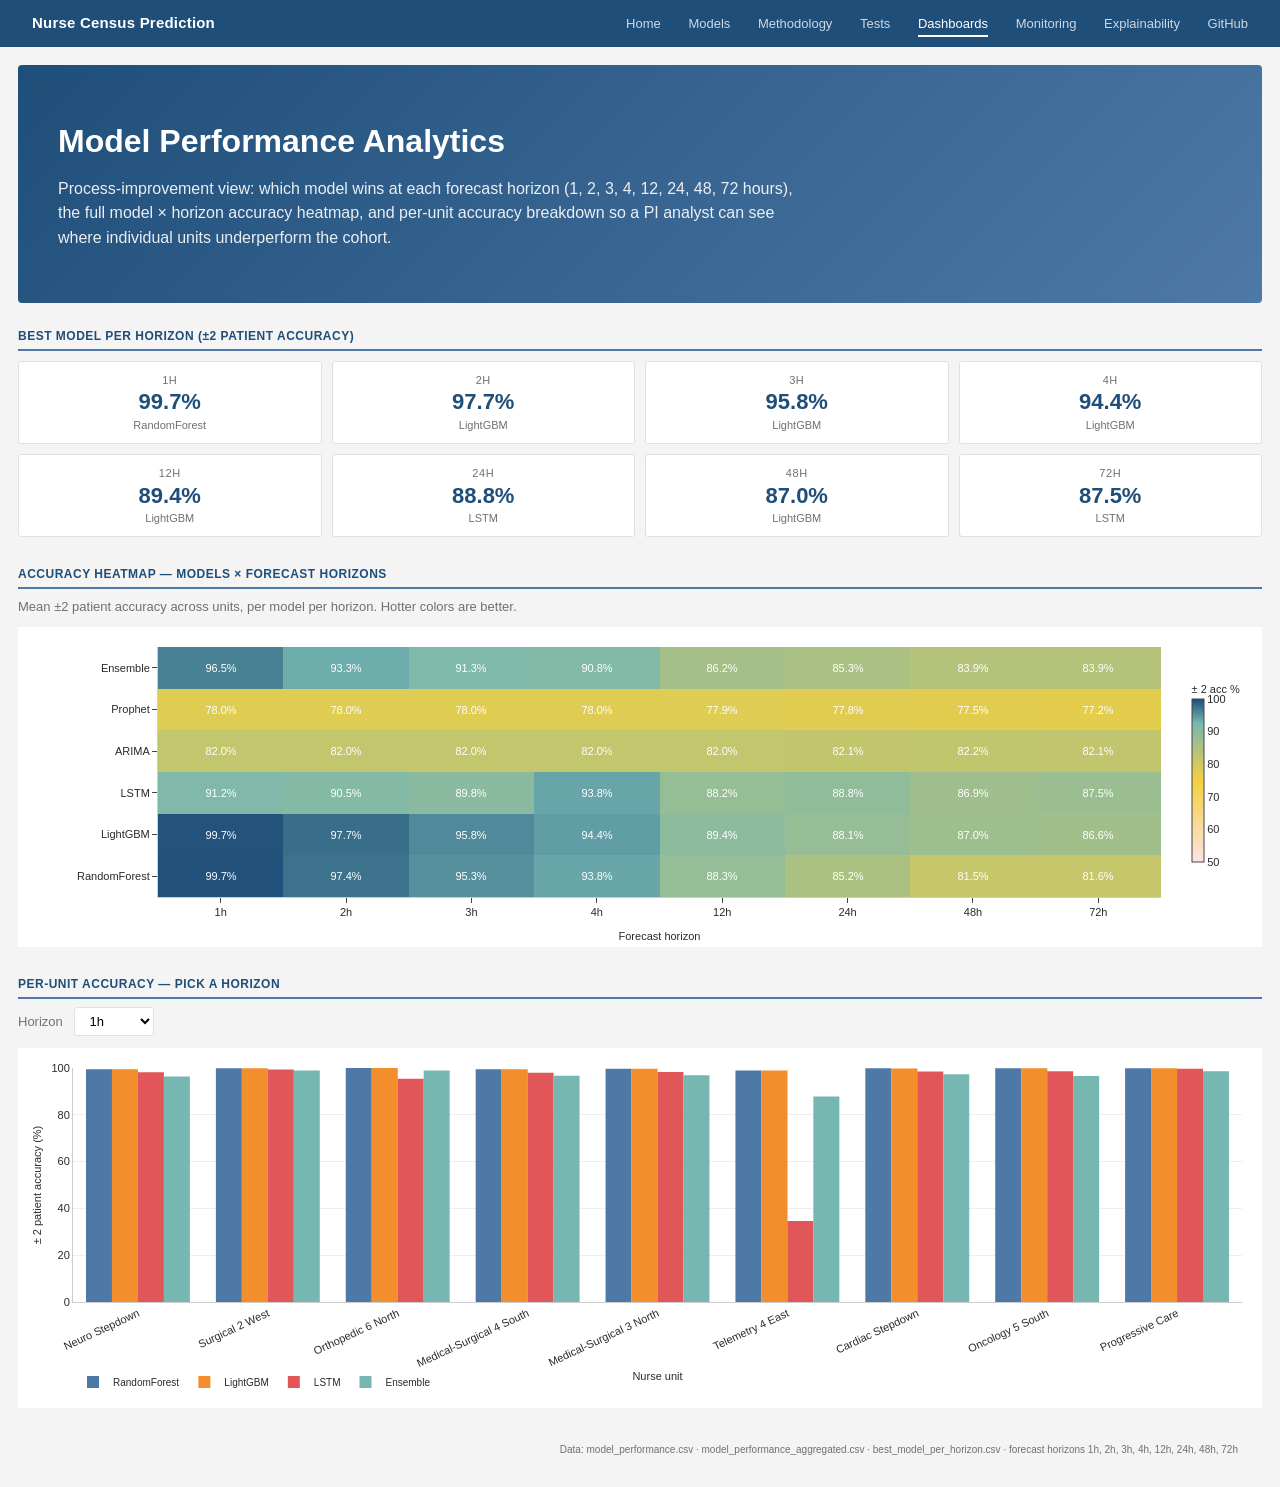
<file: docs/dashboard2.html>
<!DOCTYPE html>
<html lang="en">
<head>
  <meta charset="UTF-8">
  <title>Model Performance Analytics — Nurse Census Prediction</title>
  <meta name="description" content="Model × horizon ±2 accuracy heatmap, best-model-per-horizon highlights, and per-unit model accuracy breakdown.">
  <link rel="stylesheet" href="style.css">
  <script src="https://cdn.plot.ly/plotly-2.35.2.min.js"></script>
  <style>
    .bm-grid { display:grid; grid-template-columns: repeat(4, 1fr); gap:10px; margin-top:10px; }
    .bm-card { background:#FFFFFF; border:1px solid var(--border); border-radius:3px; padding:10px 12px; text-align:center; }
    .bm-h { font-size:11px; color:var(--muted); text-transform:uppercase; letter-spacing:0.05em; }
    .bm-acc { font-size:22px; font-weight:700; color:#1F4E79; margin-top:2px; line-height:1.1; }
    .bm-model { font-size:11px; color:var(--muted); margin-top:2px; }
    @media (max-width: 800px) { .bm-grid { grid-template-columns: repeat(2, 1fr); } }
  </style>
</head>
<body>

<nav class="topnav">
  <div class="brand"><a href="index.html">Nurse Census Prediction</a></div>
  <div class="links">
    <a href="index.html">Home</a>
    <a href="models.html">Models</a>
    <a href="methodology.html">Methodology</a>
    <a href="tests.html">Tests</a>
    <a href="dashboards.html" class="active">Dashboards</a>
    <a href="monitoring.html">Monitoring</a>
    <a href="explainability.html">Explainability</a>
    <a href="https://github.com/joshquigs11093/Nurse_Unit_Census_Prediction" target="_blank" rel="noopener">GitHub</a>
  </div>
</nav>
<div class="page-body">
  <section class="hero">
    <h1>Model Performance Analytics</h1>
    <p class="tagline">
      Process-improvement view: which model wins at each forecast horizon
      (1, 2, 3, 4, 12, 24, 48, 72 hours), the full model × horizon accuracy
      heatmap, and per-unit accuracy breakdown so a PI analyst can see where
      individual units underperform the cohort.
    </p>
  </section>

  <section class="section">
    <div class="section-title">Best model per horizon (±2 patient accuracy)</div>
    <div class="bm-grid"><div class="bm-card"><div class="bm-h">1h</div><div class="bm-acc">99.7%</div><div class="bm-model">RandomForest</div></div><div class="bm-card"><div class="bm-h">2h</div><div class="bm-acc">97.7%</div><div class="bm-model">LightGBM</div></div><div class="bm-card"><div class="bm-h">3h</div><div class="bm-acc">95.8%</div><div class="bm-model">LightGBM</div></div><div class="bm-card"><div class="bm-h">4h</div><div class="bm-acc">94.4%</div><div class="bm-model">LightGBM</div></div><div class="bm-card"><div class="bm-h">12h</div><div class="bm-acc">89.4%</div><div class="bm-model">LightGBM</div></div><div class="bm-card"><div class="bm-h">24h</div><div class="bm-acc">88.8%</div><div class="bm-model">LSTM</div></div><div class="bm-card"><div class="bm-h">48h</div><div class="bm-acc">87.0%</div><div class="bm-model">LightGBM</div></div><div class="bm-card"><div class="bm-h">72h</div><div class="bm-acc">87.5%</div><div class="bm-model">LSTM</div></div></div>
  </section>

  <section class="section">
    <div class="section-title">Accuracy heatmap — models × forecast horizons</div>
    <p style="font-size:13px;color:var(--muted);margin:0 0 10px;">
      Mean ±2 patient accuracy across units, per model per horizon. Hotter colors
      are better.
    </p>
    <div id="heatmap" style="height: 320px;"></div>
  </section>

  <section class="section">
    <div class="section-title">Per-unit accuracy — pick a horizon</div>
    <div style="margin:0 0 12px;">
      <label for="horizon-select" style="font-size:13px;color:var(--muted);margin-right:8px;">Horizon</label>
      <select id="horizon-select" style="font-size:13px;padding:5px 10px;border:1px solid var(--border);border-radius:3px;background:#fff;min-width:80px;">
        <option value="1">1h</option><option value="2">2h</option><option value="3">3h</option><option value="4">4h</option><option value="12">12h</option><option value="24">24h</option><option value="48">48h</option><option value="72">72h</option>
      </select>
    </div>
    <div id="unit-bars" style="height: 360px;"></div>
  </section>

  <div class="footer-note">
    Data: model_performance.csv · model_performance_aggregated.csv · best_model_per_horizon.csv
    · forecast horizons 1h, 2h, 3h, 4h, 12h, 24h, 48h, 72h
  </div>

  <script>
    const layoutBase = {"font":{"family":"Segoe UI, Helvetica Neue, Arial, sans-serif","size":11,"color":"#2A2A2A"},"paper_bgcolor":"#FFFFFF","plot_bgcolor":"#FFFFFF","margin":{"t":30,"r":20,"b":50,"l":60},"hovermode":"closest","xaxis":{"gridcolor":"#EEEEEE","linecolor":"#CCCCCC","tickfont":{"size":11}},"yaxis":{"gridcolor":"#EEEEEE","linecolor":"#CCCCCC","tickfont":{"size":11}}};
    const palette = ["#4E79A7","#F28E2B","#E15759","#76B7B2","#59A14F","#EDC948"];
    const HORIZONS = [1, 2, 3, 4, 12, 24, 48, 72];
    const models = ["RandomForest","LightGBM","LSTM","ARIMA","Prophet","Ensemble"];
    const matrix = [[99.7,97.41,95.3,93.75,88.25,85.2,81.52,81.56],[99.68,97.74,95.79,94.39,89.44,88.09,87.05,86.56],[91.18,90.49,89.79,93.77,88.22,88.84,86.89,87.45],[81.98,82,82,82,81.98,82.06,82.2,82.08],[78.01,78,77.98,77.97,77.88,77.75,77.49,77.18],[96.46,93.25,91.26,90.75,86.18,85.32,83.9,83.89]];
    const perUnitByHorizon = {"1":[{"unit_id":1775257343,"unit_name":"Neuro Stepdown","RandomForest":99.5,"LightGBM":99.46,"LSTM":98.14,"Ensemble":96.4},{"unit_id":21334825,"unit_name":"Surgical 2 West","RandomForest":99.91,"LightGBM":99.91,"LSTM":99.31,"Ensemble":98.92},{"unit_id":21336305,"unit_name":"Orthopedic 6 North","RandomForest":100,"LightGBM":100,"LSTM":95.44,"Ensemble":98.88},{"unit_id":4452986337,"unit_name":"Medical-Surgical 4 South","RandomForest":99.5,"LightGBM":99.5,"LSTM":97.99,"Ensemble":96.73},{"unit_id":705089,"unit_name":"Medical-Surgical 3 North","RandomForest":99.73,"LightGBM":99.73,"LSTM":98.28,"Ensemble":96.85},{"unit_id":705090,"unit_name":"Telemetry 4 East","RandomForest":98.96,"LightGBM":98.91,"LSTM":34.66,"Ensemble":87.83},{"unit_id":705091,"unit_name":"Cardiac Stepdown","RandomForest":99.91,"LightGBM":99.82,"LSTM":98.53,"Ensemble":97.34},{"unit_id":705092,"unit_name":"Oncology 5 South","RandomForest":99.86,"LightGBM":99.86,"LSTM":98.58,"Ensemble":96.61},{"unit_id":97635816,"unit_name":"Progressive Care","RandomForest":99.91,"LightGBM":99.91,"LSTM":99.66,"Ensemble":98.56}],"2":[{"unit_id":1775257343,"unit_name":"Neuro Stepdown","RandomForest":96.78,"LightGBM":97.46,"LSTM":95.44,"Ensemble":93.21},{"unit_id":21334825,"unit_name":"Surgical 2 West","RandomForest":99.14,"LightGBM":99.28,"LSTM":98.19,"Ensemble":97.79},{"unit_id":21336305,"unit_name":"Orthopedic 6 North","RandomForest":99.55,"LightGBM":99.59,"LSTM":99.31,"Ensemble":98.52},{"unit_id":4452986337,"unit_name":"Medical-Surgical 4 South","RandomForest":97.33,"LightGBM":97.6,"LSTM":95.98,"Ensemble":93.94},{"unit_id":705089,"unit_name":"Medical-Surgical 3 North","RandomForest":97.92,"LightGBM":98.41,"LSTM":96.76,"Ensemble":94.35},{"unit_id":705090,"unit_name":"Telemetry 4 East","RandomForest":89.9,"LightGBM":91.17,"LSTM":34.66,"Ensemble":75.38},{"unit_id":705091,"unit_name":"Cardiac Stepdown","RandomForest":98.41,"LightGBM":98.51,"LSTM":97.35,"Ensemble":95.11},{"unit_id":705092,"unit_name":"Oncology 5 South","RandomForest":98.19,"LightGBM":98.19,"LSTM":97.21,"Ensemble":93.49},{"unit_id":97635816,"unit_name":"Progressive Care","RandomForest":99.46,"LightGBM":99.41,"LSTM":99.51,"Ensemble":97.46}],"3":[{"unit_id":1775257343,"unit_name":"Neuro Stepdown","RandomForest":94.38,"LightGBM":95.2,"LSTM":94.8,"Ensemble":91.6},{"unit_id":21334825,"unit_name":"Surgical 2 West","RandomForest":98.23,"LightGBM":98.28,"LSTM":97.99,"Ensemble":97.1},{"unit_id":21336305,"unit_name":"Orthopedic 6 North","RandomForest":98.82,"LightGBM":98.82,"LSTM":98.77,"Ensemble":97.89},{"unit_id":4452986337,"unit_name":"Medical-Surgical 4 South","RandomForest":95.83,"LightGBM":95.88,"LSTM":94.22,"Ensemble":92.32},{"unit_id":705089,"unit_name":"Medical-Surgical 3 North","RandomForest":95.92,"LightGBM":96.24,"LSTM":94.95,"Ensemble":92.48},{"unit_id":705090,"unit_name":"Telemetry 4 East","RandomForest":81.7,"LightGBM":84.06,"LSTM":34.66,"Ensemble":67.16},{"unit_id":705091,"unit_name":"Cardiac Stepdown","RandomForest":96.97,"LightGBM":97.28,"LSTM":96.62,"Ensemble":93.88},{"unit_id":705092,"unit_name":"Oncology 5 South","RandomForest":96.69,"LightGBM":97.01,"LSTM":97.3,"Ensemble":92.06},{"unit_id":97635816,"unit_name":"Progressive Care","RandomForest":99.18,"LightGBM":99.37,"LSTM":98.77,"Ensemble":96.85}],"4":[{"unit_id":1775257343,"unit_name":"Neuro Stepdown","RandomForest":92.75,"LightGBM":93.7,"LSTM":93.68,"Ensemble":90.42},{"unit_id":21334825,"unit_name":"Surgical 2 West","RandomForest":97.24,"LightGBM":98.19,"LSTM":97.45,"Ensemble":96.64},{"unit_id":21336305,"unit_name":"Orthopedic 6 North","RandomForest":98.73,"LightGBM":98.64,"LSTM":98.04,"Ensemble":97.6},{"unit_id":4452986337,"unit_name":"Medical-Surgical 4 South","RandomForest":93.89,"LightGBM":94.34,"LSTM":93.73,"Ensemble":91.18},{"unit_id":705089,"unit_name":"Medical-Surgical 3 North","RandomForest":94.2,"LightGBM":94.88,"LSTM":94.75,"Ensemble":91.47},{"unit_id":705090,"unit_name":"Telemetry 4 East","RandomForest":76.31,"LightGBM":77.85,"LSTM":75.98,"Ensemble":68.91},{"unit_id":705091,"unit_name":"Cardiac Stepdown","RandomForest":95.7,"LightGBM":95.97,"LSTM":96.91,"Ensemble":93.15},{"unit_id":705092,"unit_name":"Oncology 5 South","RandomForest":96.11,"LightGBM":96.92,"LSTM":96.81,"Ensemble":91.42},{"unit_id":97635816,"unit_name":"Progressive Care","RandomForest":98.82,"LightGBM":99,"LSTM":96.57,"Ensemble":95.92}],"12":[{"unit_id":1775257343,"unit_name":"Neuro Stepdown","RandomForest":86.82,"LightGBM":90.94,"LSTM":89.56,"Ensemble":87.26},{"unit_id":21334825,"unit_name":"Surgical 2 West","RandomForest":96.92,"LightGBM":96.88,"LSTM":96.96,"Ensemble":96.05},{"unit_id":21336305,"unit_name":"Orthopedic 6 North","RandomForest":97.78,"LightGBM":97.96,"LSTM":98.19,"Ensemble":97.16},{"unit_id":4452986337,"unit_name":"Medical-Surgical 4 South","RandomForest":89.18,"LightGBM":91.94,"LSTM":92.55,"Ensemble":88.92},{"unit_id":705089,"unit_name":"Medical-Surgical 3 North","RandomForest":86.87,"LightGBM":89.95,"LSTM":93.09,"Ensemble":87.71},{"unit_id":705090,"unit_name":"Telemetry 4 East","RandomForest":52.58,"LightGBM":49.46,"LSTM":34.66,"Ensemble":42.83},{"unit_id":705091,"unit_name":"Cardiac Stepdown","RandomForest":91.94,"LightGBM":94.84,"LSTM":95.83,"Ensemble":91.07},{"unit_id":705092,"unit_name":"Oncology 5 South","RandomForest":94.16,"LightGBM":95.02,"LSTM":94.71,"Ensemble":89.07},{"unit_id":97635816,"unit_name":"Progressive Care","RandomForest":98.01,"LightGBM":98.01,"LSTM":98.43,"Ensemble":95.56}],"24":[{"unit_id":1775257343,"unit_name":"Neuro Stepdown","RandomForest":78.4,"LightGBM":90.62,"LSTM":92.45,"Ensemble":86.54},{"unit_id":21334825,"unit_name":"Surgical 2 West","RandomForest":96.29,"LightGBM":97.28,"LSTM":92.45,"Ensemble":95.13},{"unit_id":21336305,"unit_name":"Orthopedic 6 North","RandomForest":97.6,"LightGBM":97.78,"LSTM":98.04,"Ensemble":97.02},{"unit_id":4452986337,"unit_name":"Medical-Surgical 4 South","RandomForest":89.27,"LightGBM":92.39,"LSTM":92.01,"Ensemble":88.87},{"unit_id":705089,"unit_name":"Medical-Surgical 3 North","RandomForest":84.78,"LightGBM":89.36,"LSTM":90.59,"Ensemble":86.88},{"unit_id":705090,"unit_name":"Telemetry 4 East","RandomForest":40.26,"LightGBM":38.86,"LSTM":44.02,"Ensemble":38.73},{"unit_id":705091,"unit_name":"Cardiac Stepdown","RandomForest":89.95,"LightGBM":94.79,"LSTM":94.85,"Ensemble":90.66},{"unit_id":705092,"unit_name":"Oncology 5 South","RandomForest":92.39,"LightGBM":94.02,"LSTM":96.76,"Ensemble":88.72},{"unit_id":97635816,"unit_name":"Progressive Care","RandomForest":97.87,"LightGBM":97.74,"LSTM":98.38,"Ensemble":95.34}],"48":[{"unit_id":1775257343,"unit_name":"Neuro Stepdown","RandomForest":68.7,"LightGBM":85.73,"LSTM":90.49,"Ensemble":83.73},{"unit_id":21334825,"unit_name":"Surgical 2 West","RandomForest":96.42,"LightGBM":97.33,"LSTM":92.4,"Ensemble":95.19},{"unit_id":21336305,"unit_name":"Orthopedic 6 North","RandomForest":97.28,"LightGBM":97.64,"LSTM":95.49,"Ensemble":96.45},{"unit_id":4452986337,"unit_name":"Medical-Surgical 4 South","RandomForest":84.78,"LightGBM":90.04,"LSTM":91.86,"Ensemble":87.45},{"unit_id":705089,"unit_name":"Medical-Surgical 3 North","RandomForest":83.65,"LightGBM":89.9,"LSTM":90.59,"Ensemble":86.77},{"unit_id":705090,"unit_name":"Telemetry 4 East","RandomForest":23.1,"LightGBM":35.1,"LSTM":33.92,"Ensemble":31.69},{"unit_id":705091,"unit_name":"Cardiac Stepdown","RandomForest":88.77,"LightGBM":94.93,"LSTM":95.83,"Ensemble":90.44},{"unit_id":705092,"unit_name":"Oncology 5 South","RandomForest":93.25,"LightGBM":94.84,"LSTM":95.05,"Ensemble":88.63},{"unit_id":97635816,"unit_name":"Progressive Care","RandomForest":97.74,"LightGBM":97.96,"LSTM":96.37,"Ensemble":94.72}],"72":[{"unit_id":1775257343,"unit_name":"Neuro Stepdown","RandomForest":63.54,"LightGBM":81.3,"LSTM":90.05,"Ensemble":82.13},{"unit_id":21334825,"unit_name":"Surgical 2 West","RandomForest":96.78,"LightGBM":97.42,"LSTM":92.5,"Ensemble":95.29},{"unit_id":21336305,"unit_name":"Orthopedic 6 North","RandomForest":98.05,"LightGBM":98.01,"LSTM":97.65,"Ensemble":97.1},{"unit_id":4452986337,"unit_name":"Medical-Surgical 4 South","RandomForest":84.74,"LightGBM":92.66,"LSTM":91.57,"Ensemble":87.88},{"unit_id":705089,"unit_name":"Medical-Surgical 3 North","RandomForest":86.59,"LightGBM":89.76,"LSTM":91.13,"Ensemble":87.48},{"unit_id":705090,"unit_name":"Telemetry 4 East","RandomForest":26.77,"LightGBM":33.15,"LSTM":33.87,"Ensemble":31.65},{"unit_id":705091,"unit_name":"Cardiac Stepdown","RandomForest":87.18,"LightGBM":94.79,"LSTM":94.95,"Ensemble":90.12},{"unit_id":705092,"unit_name":"Oncology 5 South","RandomForest":92.71,"LightGBM":94.75,"LSTM":96.91,"Ensemble":88.35},{"unit_id":97635816,"unit_name":"Progressive Care","RandomForest":97.64,"LightGBM":97.24,"LSTM":98.38,"Ensemble":95}]};
    const FOCUS_MODELS = ["RandomForest", "LightGBM", "LSTM", "Ensemble"];

    // Heatmap.
    const heatLayout = JSON.parse(JSON.stringify(layoutBase));
    heatLayout.margin = { t: 20, r: 20, b: 50, l: 140 };
    heatLayout.xaxis = { ...heatLayout.xaxis, type: "category",
                         title: { text: "Forecast horizon", font: { size: 11 } } };
    heatLayout.yaxis = { ...heatLayout.yaxis, automargin: true, type: "category" };
    Plotly.newPlot("heatmap", [{
      type: "heatmap",
      x: HORIZONS.map(h => h + "h"),
      y: models,
      z: matrix,
      colorscale: [[0, "#FBE4E2"], [0.5, "#F4D03F"], [0.85, "#76B7B2"], [1, "#1F4E79"]],
      zmin: 50, zmax: 100,
      colorbar: { title: { text: "± 2 acc %", font: { size: 11 } }, thickness: 12, len: 0.8 },
      text: matrix.map(row => row.map(v => v != null ? v.toFixed(1) + "%" : "")),
      texttemplate: "%{text}",
      textfont: { size: 11, color: "white" },
      hovertemplate: "<b>%{y}</b> @ <b>%{x}</b><br>"
                   + "±2 patient accuracy: %{z:.1f}%<extra></extra>",
    }], heatLayout, { displayModeBar: false }).then(() => { window.RENDERED = true; });

    // Per-unit grouped bar chart, updates with horizon selector.
    const barLayout = JSON.parse(JSON.stringify(layoutBase));
    barLayout.barmode = "group";
    barLayout.margin = { t: 20, r: 20, b: 70, l: 55 };
    barLayout.xaxis = { ...barLayout.xaxis, type: "category", tickangle: -25,
                        title: { text: "Nurse unit", font: { size: 11 } } };
    barLayout.yaxis = { ...barLayout.yaxis, title: { text: "± 2 patient accuracy (%)", font: { size: 11 } },
                        range: [0, 100] };
    barLayout.legend = { orientation: "h", y: -0.28, x: 0, font: { size: 10 } };

    function renderBars(h) {
      const rows = perUnitByHorizon[h] || [];
      if (!rows.length) {
        document.getElementById("unit-bars").innerHTML = '<p style="color:#999;text-align:center;padding-top:60px;">No per-unit data for this horizon.</p>';
        return;
      }
      const labels = rows.map(r => r.unit_name);
      const traces = FOCUS_MODELS.map((m, i) => ({
        x: labels,
        y: rows.map(r => r[m]),
        name: m,
        type: "bar",
        marker: { color: palette[i % palette.length] },
        hovertemplate: "<b>%{x}</b><br>" + m + " @ " + h + "h: %{y:.1f}%<extra></extra>",
      }));
      Plotly.react("unit-bars", traces, barLayout, { displayModeBar: false });
    }
    renderBars(1);
    const hsel = document.getElementById("horizon-select");
    if (hsel) hsel.addEventListener("change", () => renderBars(parseInt(hsel.value, 10)));
  </script>
</div>
</body>
</html>
</file>
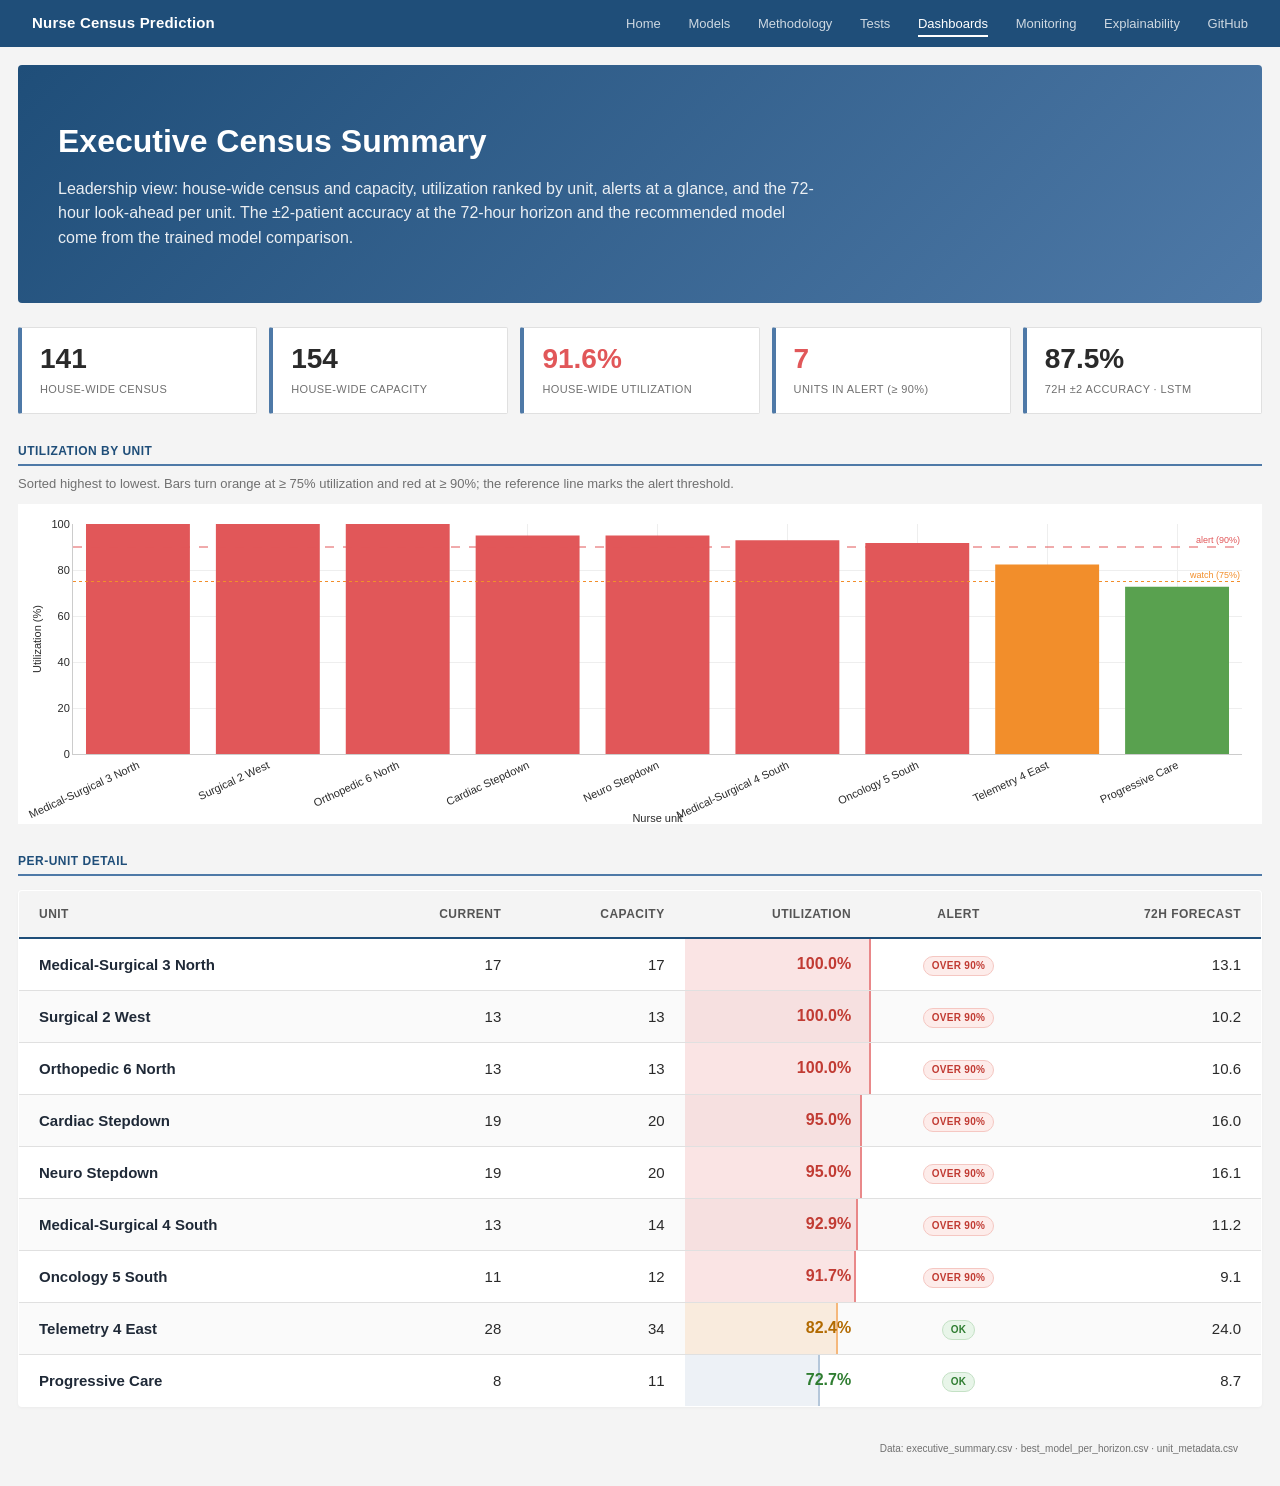
<file: docs/dashboard3.html>
<!DOCTYPE html>
<html lang="en">
<head>
  <meta charset="UTF-8">
  <title>Executive Census Summary — Nurse Census Prediction</title>
  <meta name="description" content="House-wide census, capacity, utilization, alerts, and 72-hour forecasts per unit, with the best-model recommendation.">
  <link rel="stylesheet" href="style.css">
  <script src="https://cdn.plot.ly/plotly-2.35.2.min.js"></script>
</head>
<body>

<nav class="topnav">
  <div class="brand"><a href="index.html">Nurse Census Prediction</a></div>
  <div class="links">
    <a href="index.html">Home</a>
    <a href="models.html">Models</a>
    <a href="methodology.html">Methodology</a>
    <a href="tests.html">Tests</a>
    <a href="dashboards.html" class="active">Dashboards</a>
    <a href="monitoring.html">Monitoring</a>
    <a href="explainability.html">Explainability</a>
    <a href="https://github.com/joshquigs11093/Nurse_Unit_Census_Prediction" target="_blank" rel="noopener">GitHub</a>
  </div>
</nav>
<div class="page-body">
  <section class="hero">
    <h1>Executive Census Summary</h1>
    <p class="tagline">
      Leadership view: house-wide census and capacity, utilization ranked by
      unit, alerts at a glance, and the 72-hour look-ahead per unit. The
      ±2-patient accuracy at the 72-hour horizon and the recommended model
      come from the trained model comparison.
    </p>
  </section>

  <section class="section">
    <div class="stats-grid">
      <div class="stat-card">
        <div class="num">141</div>
        <div class="label">House-wide census</div>
      </div>
      <div class="stat-card">
        <div class="num">154</div>
        <div class="label">House-wide capacity</div>
      </div>
      <div class="stat-card">
        <div class="num" style="color:#E15759;">91.6%</div>
        <div class="label">House-wide utilization</div>
      </div>
      <div class="stat-card">
        <div class="num" style="color:#E15759;">7</div>
        <div class="label">Units in alert (≥ 90%)</div>
      </div>
      <div class="stat-card">
        <div class="num">87.5%</div>
        <div class="label">72h ±2 accuracy · LSTM</div>
      </div>
    </div>
  </section>

  <section class="section">
    <div class="section-title">Utilization by unit</div>
    <p style="font-size:13px;color:var(--muted);margin:0 0 10px;">
      Sorted highest to lowest. Bars turn orange at ≥ 75% utilization and red
      at ≥ 90%; the reference line marks the alert threshold.
    </p>
    <div id="util-bar" style="height: 320px;"></div>
  </section>

  <section class="section">
    <div class="section-title">Per-unit detail</div>
    <table class="perf-table">
      <thead><tr><th>Unit</th><th class="num">Current</th><th class="num">Capacity</th><th class="num">Utilization</th><th class="center">Alert</th><th class="num">72h forecast</th></tr></thead>
      <tbody><tr><td><span class="unit-name">Medical-Surgical 3 North</span></td><td class="num">17</td><td class="num">17</td><td class="num util-cell alert"><div class="util-fill" style="width:100%;"></div><span class="util-value">100.0%</span></td><td class="center"><span class="status-pill alert">over 90%</span></td><td class="num">13.1</td></tr><tr><td><span class="unit-name">Surgical 2 West</span></td><td class="num">13</td><td class="num">13</td><td class="num util-cell alert"><div class="util-fill" style="width:100%;"></div><span class="util-value">100.0%</span></td><td class="center"><span class="status-pill alert">over 90%</span></td><td class="num">10.2</td></tr><tr><td><span class="unit-name">Orthopedic 6 North</span></td><td class="num">13</td><td class="num">13</td><td class="num util-cell alert"><div class="util-fill" style="width:100%;"></div><span class="util-value">100.0%</span></td><td class="center"><span class="status-pill alert">over 90%</span></td><td class="num">10.6</td></tr><tr><td><span class="unit-name">Cardiac Stepdown</span></td><td class="num">19</td><td class="num">20</td><td class="num util-cell alert"><div class="util-fill" style="width:95%;"></div><span class="util-value">95.0%</span></td><td class="center"><span class="status-pill alert">over 90%</span></td><td class="num">16.0</td></tr><tr><td><span class="unit-name">Neuro Stepdown</span></td><td class="num">19</td><td class="num">20</td><td class="num util-cell alert"><div class="util-fill" style="width:95%;"></div><span class="util-value">95.0%</span></td><td class="center"><span class="status-pill alert">over 90%</span></td><td class="num">16.1</td></tr><tr><td><span class="unit-name">Medical-Surgical 4 South</span></td><td class="num">13</td><td class="num">14</td><td class="num util-cell alert"><div class="util-fill" style="width:92.9%;"></div><span class="util-value">92.9%</span></td><td class="center"><span class="status-pill alert">over 90%</span></td><td class="num">11.2</td></tr><tr><td><span class="unit-name">Oncology 5 South</span></td><td class="num">11</td><td class="num">12</td><td class="num util-cell alert"><div class="util-fill" style="width:91.7%;"></div><span class="util-value">91.7%</span></td><td class="center"><span class="status-pill alert">over 90%</span></td><td class="num">9.1</td></tr><tr><td><span class="unit-name">Telemetry 4 East</span></td><td class="num">28</td><td class="num">34</td><td class="num util-cell warn"><div class="util-fill" style="width:82.4%;"></div><span class="util-value">82.4%</span></td><td class="center"><span class="status-pill ok">OK</span></td><td class="num">24.0</td></tr><tr><td><span class="unit-name">Progressive Care</span></td><td class="num">8</td><td class="num">11</td><td class="num util-cell ok"><div class="util-fill" style="width:72.7%;"></div><span class="util-value">72.7%</span></td><td class="center"><span class="status-pill ok">OK</span></td><td class="num">8.7</td></tr></tbody>
    </table>
  </section>

  <div class="footer-note">
    Data: executive_summary.csv · best_model_per_horizon.csv · unit_metadata.csv
  </div>

  <script>
    const layoutBase = {"font":{"family":"Segoe UI, Helvetica Neue, Arial, sans-serif","size":11,"color":"#2A2A2A"},"paper_bgcolor":"#FFFFFF","plot_bgcolor":"#FFFFFF","margin":{"t":30,"r":20,"b":50,"l":60},"hovermode":"closest","xaxis":{"gridcolor":"#EEEEEE","linecolor":"#CCCCCC","tickfont":{"size":11}},"yaxis":{"gridcolor":"#EEEEEE","linecolor":"#CCCCCC","tickfont":{"size":11}}};
    const labels = ["Medical-Surgical 3 North","Surgical 2 West","Orthopedic 6 North","Cardiac Stepdown","Neuro Stepdown","Medical-Surgical 4 South","Oncology 5 South","Telemetry 4 East","Progressive Care"];
    const values = [100,100,100,95,95,92.9,91.7,82.4,72.7];
    const colors = ["#E15759","#E15759","#E15759","#E15759","#E15759","#E15759","#E15759","#F28E2B","#59A14F"];
    const custom = [[17,17,"over 90%","13.1"],[13,13,"over 90%","10.2"],[13,13,"over 90%","10.6"],[19,20,"over 90%","16.0"],[19,20,"over 90%","16.1"],[13,14,"over 90%","11.2"],[11,12,"over 90%","9.1"],[28,34,"OK","24.0"],[8,11,"OK","8.7"]];

    if (labels.length) {
      const layout = JSON.parse(JSON.stringify(layoutBase));
      layout.margin = { t: 20, r: 20, b: 70, l: 55 };
      layout.xaxis = { ...layout.xaxis, type: "category", tickangle: -25,
                       title: { text: "Nurse unit", font: { size: 11 } } };
      layout.yaxis = { ...layout.yaxis, title: { text: "Utilization (%)", font: { size: 11 } },
                       range: [0, Math.max(100, Math.ceil(Math.max(...values) / 10) * 10)] };
      layout.shapes = [
        { type: "line", xref: "paper", x0: 0, x1: 1, y0: 90, y1: 90,
          line: { color: "#E15759", width: 1, dash: "dash" } },
        { type: "line", xref: "paper", x0: 0, x1: 1, y0: 75, y1: 75,
          line: { color: "#F28E2B", width: 1, dash: "dot" } }
      ];
      layout.annotations = [
        { xref: "paper", x: 1, y: 90, xanchor: "right", yanchor: "bottom",
          text: "alert (90%)", showarrow: false, font: { size: 9, color: "#E15759" } },
        { xref: "paper", x: 1, y: 75, xanchor: "right", yanchor: "bottom",
          text: "watch (75%)", showarrow: false, font: { size: 9, color: "#F28E2B" } }
      ];
      Plotly.newPlot("util-bar", [{
        x: labels, y: values, type: "bar",
        marker: { color: colors },
        customdata: custom,
        hovertemplate: "<b>%{x}</b><br>"
                     + "Utilization: %{y:.1f}%<br>"
                     + "Current: %{customdata[0]} / %{customdata[1]}<br>"
                     + "Status: %{customdata[2]}<br>"
                     + "72h forecast: %{customdata[3]}<extra></extra>",
      }], layout, { displayModeBar: false })
        .then(() => { window.RENDERED = true; });
    }
  </script>
</div>
</body>
</html>
</file>
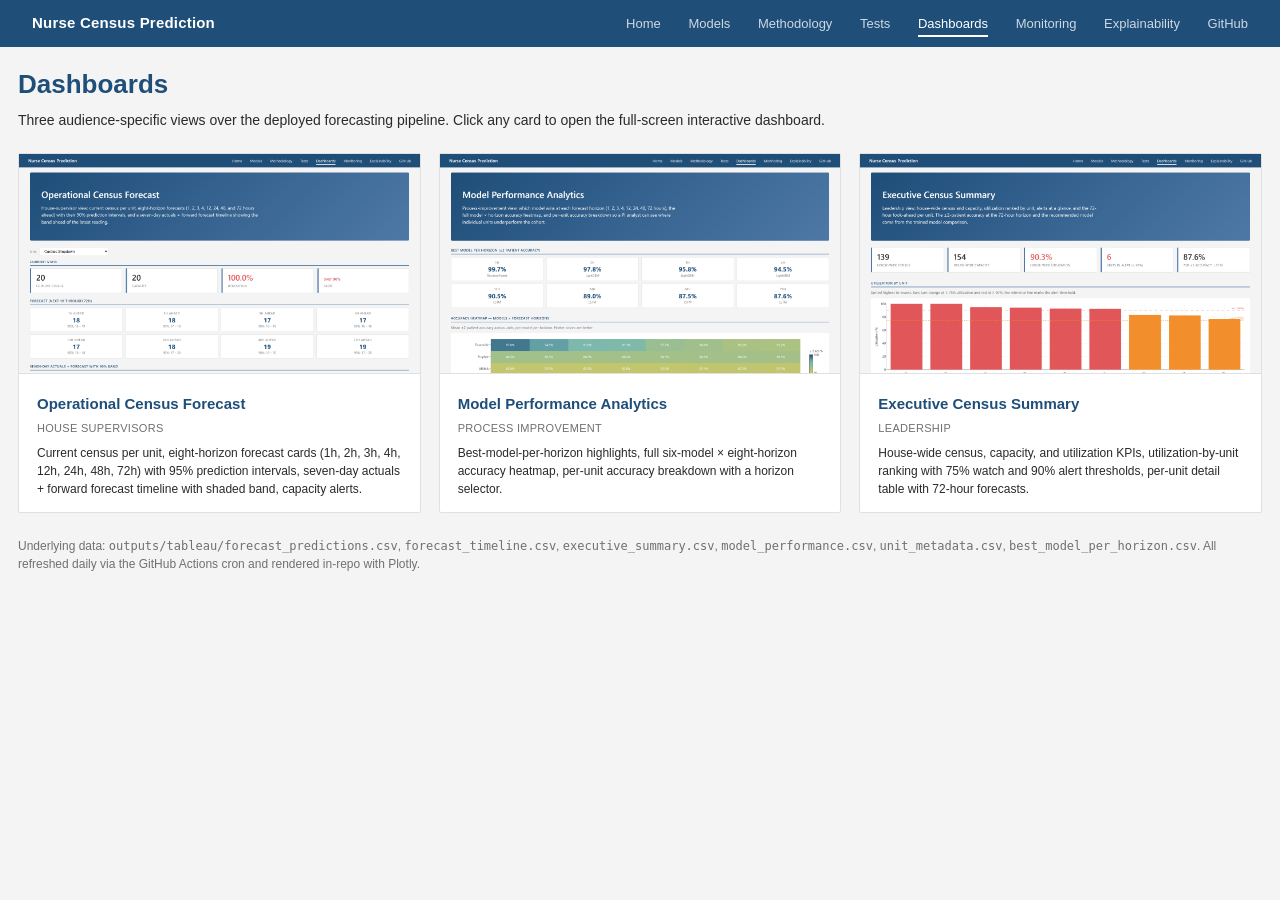
<file: docs/dashboards.html>
<!DOCTYPE html>
<html lang="en">
<head>
  <meta charset="UTF-8">
  <title>Dashboards — Nurse Census Prediction</title>
  <link rel="stylesheet" href="style.css">
</head>
<body>

<nav class="topnav">
  <div class="brand"><a href="index.html">Nurse Census Prediction</a></div>
  <div class="links">
    <a href="index.html">Home</a>
    <a href="models.html">Models</a>
    <a href="methodology.html">Methodology</a>
    <a href="tests.html">Tests</a>
    <a href="dashboards.html" class="active">Dashboards</a>
    <a href="monitoring.html">Monitoring</a>
    <a href="explainability.html">Explainability</a>
    <a href="https://github.com/joshquigs11093/Nurse_Unit_Census_Prediction" target="_blank" rel="noopener">GitHub</a>
  </div>
</nav>
<div class="page-body">
  <div class="page-intro">
    <h1>Dashboards</h1>
    <p>
      Three audience-specific views over the deployed forecasting pipeline. Click any card
      to open the full-screen interactive dashboard.
    </p>
  </div>

  <div class="gallery">
    <a class="gallery-card" href="dashboard1.html">
      <img src="img/dashboards/dashboard1.png" alt="Operational Census Forecast preview">
      <div class="meta">
        <h3>Operational Census Forecast</h3>
        <div class="audience">House supervisors</div>
        <p>Current census per unit, eight-horizon forecast cards (1h, 2h, 3h, 4h, 12h, 24h, 48h, 72h) with 95% prediction intervals, seven-day actuals + forward forecast timeline with shaded band, capacity alerts.</p>
      </div>
    </a>
    <a class="gallery-card" href="dashboard2.html">
      <img src="img/dashboards/dashboard2.png" alt="Model Performance Analytics preview">
      <div class="meta">
        <h3>Model Performance Analytics</h3>
        <div class="audience">Process improvement</div>
        <p>Best-model-per-horizon highlights, full six-model × eight-horizon accuracy heatmap, per-unit accuracy breakdown with a horizon selector.</p>
      </div>
    </a>
    <a class="gallery-card" href="dashboard3.html">
      <img src="img/dashboards/dashboard3.png" alt="Executive Census Summary preview">
      <div class="meta">
        <h3>Executive Census Summary</h3>
        <div class="audience">Leadership</div>
        <p>House-wide census, capacity, and utilization KPIs, utilization-by-unit ranking with 75% watch and 90% alert thresholds, per-unit detail table with 72-hour forecasts.</p>
      </div>
    </a>
  </div>

  <p style="font-size:12px;color:var(--muted);margin-top:24px;">
    Underlying data: <code>outputs/tableau/forecast_predictions.csv</code>, <code>forecast_timeline.csv</code>,
    <code>executive_summary.csv</code>, <code>model_performance.csv</code>,
    <code>unit_metadata.csv</code>, <code>best_model_per_horizon.csv</code>.
    All refreshed daily via the GitHub Actions cron and rendered in-repo with Plotly.
  </p>
</div>
</body>
</html>
</file>
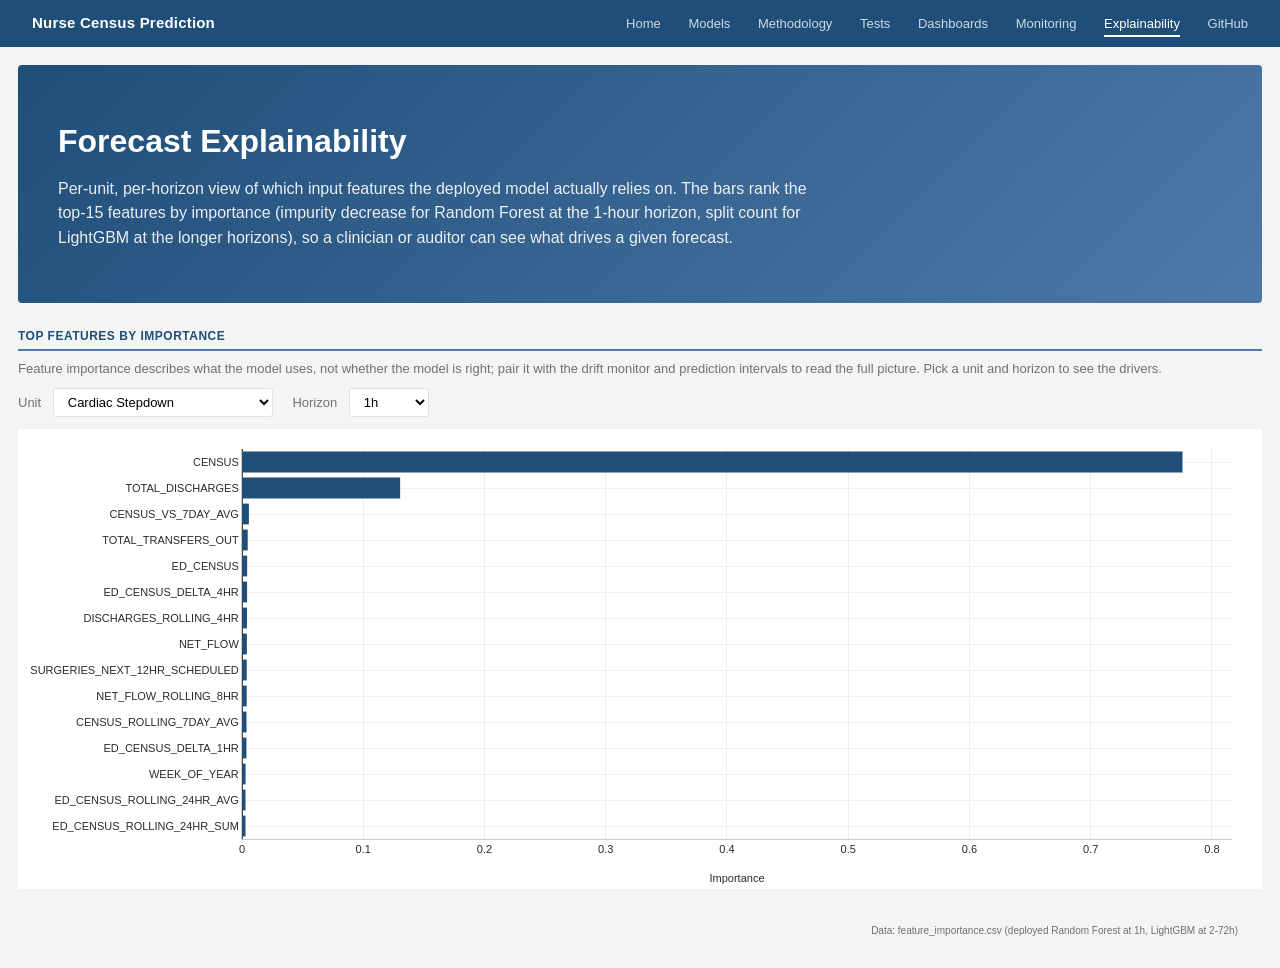
<file: docs/explainability.html>
<!DOCTYPE html>
<html lang="en">
<head>
  <meta charset="UTF-8">
  <title>Explainability — Nurse Census Prediction</title>
  <meta name="description" content="Per-unit, per-horizon feature-importance view for the deployed Random Forest and LightGBM census forecasters.">
  <link rel="stylesheet" href="style.css">
  <script src="https://cdn.plot.ly/plotly-2.35.2.min.js"></script>
</head>
<body>

<nav class="topnav">
  <div class="brand"><a href="index.html">Nurse Census Prediction</a></div>
  <div class="links">
    <a href="index.html">Home</a>
    <a href="models.html">Models</a>
    <a href="methodology.html">Methodology</a>
    <a href="tests.html">Tests</a>
    <a href="dashboards.html">Dashboards</a>
    <a href="monitoring.html">Monitoring</a>
    <a href="explainability.html" class="active">Explainability</a>
    <a href="https://github.com/joshquigs11093/Nurse_Unit_Census_Prediction" target="_blank" rel="noopener">GitHub</a>
  </div>
</nav>
<div class="page-body">
  <section class="hero">
    <h1>Forecast Explainability</h1>
    <p class="tagline">
      Per-unit, per-horizon view of which input features the deployed model
      actually relies on. The bars rank the top-15 features by importance
      (impurity decrease for Random Forest at the 1-hour horizon, split count
      for LightGBM at the longer horizons), so a clinician or auditor can see
      what drives a given forecast.
    </p>
  </section>

  <section class="section">
    <div class="section-title">Top features by importance</div>
    <p style="font-size:13px;color:var(--muted);margin:0 0 10px;">
      Feature importance describes what the model uses, not whether the model
      is right; pair it with the drift monitor and prediction intervals to read
      the full picture. Pick a unit and horizon to see the drivers.
    </p>
    <div style="margin:0 0 12px;">
      <label for="unit-select" style="font-size:13px;color:var(--muted);margin-right:8px;">Unit</label>
      <select id="unit-select" style="font-size:13px;padding:5px 10px;border:1px solid var(--border);border-radius:3px;background:#fff;min-width:220px;"><option value="Cardiac Stepdown">Cardiac Stepdown</option><option value="Medical-Surgical 3 North">Medical-Surgical 3 North</option><option value="Medical-Surgical 4 South">Medical-Surgical 4 South</option><option value="Neuro Stepdown">Neuro Stepdown</option><option value="Oncology 5 South">Oncology 5 South</option><option value="Orthopedic 6 North">Orthopedic 6 North</option><option value="Progressive Care">Progressive Care</option><option value="Surgical 2 West">Surgical 2 West</option><option value="Telemetry 4 East">Telemetry 4 East</option></select>
      <label for="horizon-select" style="font-size:13px;color:var(--muted);margin:0 8px 0 16px;">Horizon</label>
      <select id="horizon-select" style="font-size:13px;padding:5px 10px;border:1px solid var(--border);border-radius:3px;background:#fff;min-width:80px;"><option value="1">1h</option><option value="2">2h</option><option value="3">3h</option><option value="4">4h</option><option value="12">12h</option><option value="24">24h</option><option value="48">48h</option><option value="72">72h</option></select>
    </div>
    <div id="fi-chart" style="height: 460px;"></div>
  </section>

  <div class="footer-note">
    Data: feature_importance.csv (deployed Random Forest at 1h, LightGBM at 2-72h)
  </div>

  <script>
    const layoutBase = {"font":{"family":"Segoe UI, Helvetica Neue, Arial, sans-serif","size":11,"color":"#2A2A2A"},"paper_bgcolor":"#FFFFFF","plot_bgcolor":"#FFFFFF","margin":{"t":30,"r":20,"b":50,"l":60},"hovermode":"closest","xaxis":{"gridcolor":"#EEEEEE","linecolor":"#CCCCCC","tickfont":{"size":11}},"yaxis":{"gridcolor":"#EEEEEE","linecolor":"#CCCCCC","tickfont":{"size":11}}};
    const byUnitHorizon = {"Medical-Surgical 3 North":{"1":[{"feature":"CENSUS","importance":0.831698,"rank":1},{"feature":"TOTAL_DISCHARGES","importance":0.079038,"rank":2},{"feature":"NET_FLOW","importance":0.013259,"rank":3},{"feature":"TOTAL_TRANSFERS_OUT","importance":0.005764,"rank":4},{"feature":"ED_CENSUS_DELTA_4HR","importance":0.003958,"rank":5},{"feature":"ED_CENSUS","importance":0.00364,"rank":6},{"feature":"ED_CENSUS_DELTA_1HR","importance":0.003498,"rank":7},{"feature":"CENSUS_VS_7DAY_AVG","importance":0.003484,"rank":8},{"feature":"CENSUS_ROLLING_7DAY_AVG","importance":0.003017,"rank":9},{"feature":"SURGERIES_NEXT_12HR_SCHEDULED","importance":0.002989,"rank":10},{"feature":"ED_CENSUS_ROLLING_24HR_AVG","importance":0.002407,"rank":11},{"feature":"ED_CENSUS_ROLLING_24HR_SUM","importance":0.002362,"rank":12},{"feature":"WEEK_OF_YEAR","importance":0.002174,"rank":13},{"feature":"NET_FLOW_ROLLING_8HR","importance":0.002157,"rank":14},{"feature":"SURGERIES_NEXT_8HR_SCHEDULED","importance":0.001862,"rank":15}],"2":[{"feature":"CENSUS","importance":302,"rank":1},{"feature":"CENSUS_ROLLING_7DAY_AVG","importance":205,"rank":2},{"feature":"TOTAL_DISCHARGES","importance":159,"rank":3},{"feature":"PENDING_DC_PRESSURE","importance":150,"rank":4},{"feature":"cos_hour","importance":126,"rank":5},{"feature":"CENSUS_VS_7DAY_AVG","importance":115,"rank":6},{"feature":"WEEK_OF_YEAR","importance":108,"rank":7},{"feature":"ED_CENSUS_ROLLING_24HR_AVG","importance":102,"rank":8},{"feature":"TOTAL_TRANSFERS_OUT","importance":90,"rank":9},{"feature":"NET_FLOW","importance":89,"rank":10},{"feature":"DISCHARGES_ROLLING_4HR","importance":68,"rank":11},{"feature":"ED_CENSUS_DELTA_4HR","importance":64,"rank":12},{"feature":"ED_CENSUS","importance":64,"rank":13},{"feature":"DISCHARGES_ROLLING_24HR","importance":52,"rank":14},{"feature":"DAY_OF_WEEK","importance":52,"rank":15}],"3":[{"feature":"CENSUS","importance":227,"rank":1},{"feature":"CENSUS_ROLLING_7DAY_AVG","importance":210,"rank":2},{"feature":"PENDING_DC_PRESSURE","importance":158,"rank":3},{"feature":"TOTAL_DISCHARGES","importance":136,"rank":4},{"feature":"WEEK_OF_YEAR","importance":135,"rank":5},{"feature":"cos_hour","importance":129,"rank":6},{"feature":"ED_CENSUS_ROLLING_24HR_AVG","importance":119,"rank":7},{"feature":"CENSUS_VS_7DAY_AVG","importance":118,"rank":8},{"feature":"DISCHARGES_ROLLING_24HR","importance":78,"rank":9},{"feature":"ADMITS_ROLLING_24HR","importance":76,"rank":10},{"feature":"TOTAL_DC_ORDERS","importance":63,"rank":11},{"feature":"NET_FLOW","importance":61,"rank":12},{"feature":"ED_CENSUS","importance":58,"rank":13},{"feature":"NET_FLOW_ROLLING_8HR","importance":57,"rank":14},{"feature":"ED_CENSUS_DELTA_4HR","importance":51,"rank":15}],"4":[{"feature":"CENSUS_ROLLING_7DAY_AVG","importance":204,"rank":1},{"feature":"CENSUS","importance":175,"rank":2},{"feature":"WEEK_OF_YEAR","importance":141,"rank":3},{"feature":"PENDING_DC_PRESSURE","importance":121,"rank":4},{"feature":"cos_hour","importance":115,"rank":5},{"feature":"CENSUS_VS_7DAY_AVG","importance":114,"rank":6},{"feature":"TOTAL_DISCHARGES","importance":99,"rank":7},{"feature":"ED_CENSUS_ROLLING_24HR_AVG","importance":84,"rank":8},{"feature":"ADMITS_ROLLING_24HR","importance":81,"rank":9},{"feature":"DISCHARGES_ROLLING_24HR","importance":77,"rank":10},{"feature":"TOTAL_DC_ORDERS","importance":55,"rank":11},{"feature":"CENSUS_PREV_12HR","importance":54,"rank":12},{"feature":"NET_FLOW","importance":45,"rank":13},{"feature":"ED_CENSUS","importance":44,"rank":14},{"feature":"DAY_OF_WEEK","importance":43,"rank":15}],"12":[{"feature":"CENSUS_ROLLING_7DAY_AVG","importance":166,"rank":1},{"feature":"WEEK_OF_YEAR","importance":126,"rank":2},{"feature":"ED_CENSUS_ROLLING_24HR_AVG","importance":84,"rank":3},{"feature":"CENSUS_VS_7DAY_AVG","importance":78,"rank":4},{"feature":"DAY_OF_WEEK","importance":72,"rank":5},{"feature":"HOUR_OF_DAY","importance":68,"rank":6},{"feature":"sin_hour","importance":66,"rank":7},{"feature":"CENSUS","importance":65,"rank":8},{"feature":"ADMITS_ROLLING_24HR","importance":49,"rank":9},{"feature":"CENSUS_ROLLING_7DAY_MIN","importance":43,"rank":10},{"feature":"ED_CENSUS","importance":35,"rank":11},{"feature":"IS_WEEKEND","importance":34,"rank":12},{"feature":"cos_day","importance":33,"rank":13},{"feature":"cos_month","importance":32,"rank":14},{"feature":"MONTH_OF_YEAR","importance":31,"rank":15}],"24":[{"feature":"WEEK_OF_YEAR","importance":114,"rank":1},{"feature":"CENSUS_ROLLING_7DAY_AVG","importance":112,"rank":2},{"feature":"CENSUS_ROLLING_7DAY_MIN","importance":50,"rank":3},{"feature":"sin_month","importance":44,"rank":4},{"feature":"DISCHARGES_ROLLING_24HR","importance":43,"rank":5},{"feature":"sin_hour","importance":41,"rank":6},{"feature":"ED_CENSUS_ROLLING_24HR_AVG","importance":39,"rank":7},{"feature":"DAY_OF_WEEK","importance":30,"rank":8},{"feature":"SURGERIES_NEXT_12HR_SCHEDULED","importance":30,"rank":9},{"feature":"CENSUS_VS_7DAY_AVG","importance":27,"rank":10},{"feature":"sin_day","importance":23,"rank":11},{"feature":"HOUR_OF_DAY","importance":22,"rank":12},{"feature":"CENSUS_SAME_HOUR_LAST_WEEK","importance":20,"rank":13},{"feature":"CENSUS","importance":20,"rank":14},{"feature":"ADMITS_ROLLING_24HR","importance":20,"rank":15}],"48":[{"feature":"WEEK_OF_YEAR","importance":140,"rank":1},{"feature":"CENSUS_ROLLING_7DAY_AVG","importance":132,"rank":2},{"feature":"ED_CENSUS_ROLLING_24HR_AVG","importance":69,"rank":3},{"feature":"CENSUS_ROLLING_7DAY_MIN","importance":59,"rank":4},{"feature":"DAY_OF_WEEK","importance":57,"rank":5},{"feature":"sin_hour","importance":57,"rank":6},{"feature":"MONTH_OF_YEAR","importance":43,"rank":7},{"feature":"sin_day","importance":38,"rank":8},{"feature":"CENSUS_VS_7DAY_AVG","importance":36,"rank":9},{"feature":"HOUR_OF_DAY","importance":30,"rank":10},{"feature":"cos_day","importance":27,"rank":11},{"feature":"ED_CENSUS","importance":25,"rank":12},{"feature":"sin_month","importance":22,"rank":13},{"feature":"CENSUS_PREV_72HR","importance":20,"rank":14},{"feature":"CENSUS_PREV_48HR","importance":17,"rank":15}],"72":[{"feature":"WEEK_OF_YEAR","importance":240,"rank":1},{"feature":"CENSUS_ROLLING_7DAY_AVG","importance":197,"rank":2},{"feature":"ED_CENSUS_ROLLING_24HR_AVG","importance":118,"rank":3},{"feature":"CENSUS_VS_7DAY_AVG","importance":92,"rank":4},{"feature":"CENSUS_ROLLING_7DAY_MIN","importance":88,"rank":5},{"feature":"sin_day","importance":88,"rank":6},{"feature":"sin_hour","importance":82,"rank":7},{"feature":"SURGERIES_NEXT_12HR_SCHEDULED","importance":62,"rank":8},{"feature":"DAY_OF_WEEK","importance":54,"rank":9},{"feature":"CENSUS_SAME_HOUR_LAST_WEEK","importance":52,"rank":10},{"feature":"cos_day","importance":43,"rank":11},{"feature":"ED_CENSUS","importance":43,"rank":12},{"feature":"HOUR_OF_DAY","importance":39,"rank":13},{"feature":"MONTH_OF_YEAR","importance":39,"rank":14},{"feature":"sin_month","importance":39,"rank":15}]},"Telemetry 4 East":{"1":[{"feature":"CENSUS","importance":0.922672,"rank":1},{"feature":"NET_FLOW","importance":0.028141,"rank":2},{"feature":"TOTAL_DISCHARGES","importance":0.010624,"rank":3},{"feature":"TOTAL_TRANSFERS_OUT","importance":0.00385,"rank":4},{"feature":"ED_CENSUS","importance":0.001471,"rank":5},{"feature":"ED_CENSUS_DELTA_1HR","importance":0.001447,"rank":6},{"feature":"ED_CENSUS_DELTA_4HR","importance":0.001435,"rank":7},{"feature":"SURGERIES_NEXT_12HR_SCHEDULED","importance":0.001375,"rank":8},{"feature":"WEEK_OF_YEAR","importance":0.001111,"rank":9},{"feature":"CENSUS_SAME_HOUR_LAST_WEEK","importance":0.001079,"rank":10},{"feature":"NET_FLOW_ROLLING_8HR","importance":0.001067,"rank":11},{"feature":"CENSUS_ROLLING_7DAY_AVG","importance":0.001051,"rank":12},{"feature":"CENSUS_VS_7DAY_AVG","importance":0.001042,"rank":13},{"feature":"CENSUS_PREV_48HR","importance":0.001009,"rank":14},{"feature":"ED_CENSUS_ROLLING_24HR_SUM","importance":0.000998,"rank":15}],"2":[{"feature":"CENSUS","importance":487,"rank":1},{"feature":"TOTAL_DISCHARGES","importance":269,"rank":2},{"feature":"TOTAL_TRANSFERS_OUT","importance":175,"rank":3},{"feature":"ED_CENSUS_ROLLING_24HR_AVG","importance":165,"rank":4},{"feature":"NET_FLOW","importance":164,"rank":5},{"feature":"CENSUS_ROLLING_7DAY_AVG","importance":143,"rank":6},{"feature":"cos_hour","importance":140,"rank":7},{"feature":"CENSUS_VS_7DAY_AVG","importance":137,"rank":8},{"feature":"ED_CENSUS_DELTA_4HR","importance":135,"rank":9},{"feature":"CENSUS_PREV_12HR","importance":128,"rank":10},{"feature":"PENDING_DC_PRESSURE","importance":128,"rank":11},{"feature":"ED_CENSUS","importance":126,"rank":12},{"feature":"SURGERIES_NEXT_12HR_SCHEDULED","importance":115,"rank":13},{"feature":"CENSUS_PREV_4HR","importance":110,"rank":14},{"feature":"HOUR_OF_DAY","importance":100,"rank":15}],"3":[{"feature":"CENSUS","importance":368,"rank":1},{"feature":"ED_CENSUS_ROLLING_24HR_AVG","importance":229,"rank":2},{"feature":"CENSUS_ROLLING_7DAY_AVG","importance":193,"rank":3},{"feature":"cos_hour","importance":185,"rank":4},{"feature":"CENSUS_VS_7DAY_AVG","importance":160,"rank":5},{"feature":"PENDING_DC_PRESSURE","importance":151,"rank":6},{"feature":"TOTAL_DISCHARGES","importance":149,"rank":7},{"feature":"NET_FLOW","importance":134,"rank":8},{"feature":"WEEK_OF_YEAR","importance":134,"rank":9},{"feature":"SURGERIES_NEXT_12HR_SCHEDULED","importance":129,"rank":10},{"feature":"ED_CENSUS","importance":127,"rank":11},{"feature":"CENSUS_PREV_12HR","importance":124,"rank":12},{"feature":"CENSUS_PREV_4HR","importance":112,"rank":13},{"feature":"TOTAL_TRANSFERS_OUT","importance":95,"rank":14},{"feature":"CENSUS_PREV_72HR","importance":95,"rank":15}],"4":[{"feature":"CENSUS","importance":310,"rank":1},{"feature":"ED_CENSUS_ROLLING_24HR_AVG","importance":194,"rank":2},{"feature":"cos_hour","importance":171,"rank":3},{"feature":"CENSUS_ROLLING_7DAY_AVG","importance":162,"rank":4},{"feature":"WEEK_OF_YEAR","importance":140,"rank":5},{"feature":"PENDING_DC_PRESSURE","importance":139,"rank":6},{"feature":"CENSUS_PREV_4HR","importance":137,"rank":7},{"feature":"CENSUS_VS_7DAY_AVG","importance":130,"rank":8},{"feature":"CENSUS_PREV_12HR","importance":125,"rank":9},{"feature":"TOTAL_DISCHARGES","importance":112,"rank":10},{"feature":"NET_FLOW","importance":91,"rank":11},{"feature":"SURGERIES_NEXT_12HR_SCHEDULED","importance":90,"rank":12},{"feature":"ED_CENSUS","importance":89,"rank":13},{"feature":"DAY_OF_WEEK","importance":79,"rank":14},{"feature":"CENSUS_ROLLING_7DAY_MIN","importance":72,"rank":15}],"12":[{"feature":"CENSUS","importance":169,"rank":1},{"feature":"WEEK_OF_YEAR","importance":112,"rank":2},{"feature":"ED_CENSUS_ROLLING_24HR_AVG","importance":92,"rank":3},{"feature":"sin_hour","importance":90,"rank":4},{"feature":"CENSUS_ROLLING_7DAY_AVG","importance":86,"rank":5},{"feature":"CENSUS_VS_7DAY_AVG","importance":81,"rank":6},{"feature":"DAY_OF_WEEK","importance":69,"rank":7},{"feature":"CENSUS_PREV_12HR","importance":66,"rank":8},{"feature":"HOUR_OF_DAY","importance":50,"rank":9},{"feature":"CENSUS_SAME_HOUR_LAST_WEEK","importance":38,"rank":10},{"feature":"cos_day","importance":38,"rank":11},{"feature":"CENSUS_ROLLING_7DAY_MIN","importance":37,"rank":12},{"feature":"sin_month","importance":37,"rank":13},{"feature":"sin_day","importance":31,"rank":14},{"feature":"cos_month","importance":30,"rank":15}],"24":[{"feature":"WEEK_OF_YEAR","importance":90,"rank":1},{"feature":"CENSUS","importance":85,"rank":2},{"feature":"ED_CENSUS_ROLLING_24HR_AVG","importance":55,"rank":3},{"feature":"DAY_OF_WEEK","importance":45,"rank":4},{"feature":"CENSUS_ROLLING_7DAY_AVG","importance":43,"rank":5},{"feature":"SURGERIES_NEXT_8HR_SCHEDULED","importance":36,"rank":6},{"feature":"CENSUS_SAME_HOUR_LAST_WEEK","importance":28,"rank":7},{"feature":"CENSUS_VS_7DAY_AVG","importance":27,"rank":8},{"feature":"sin_day","importance":23,"rank":9},{"feature":"cos_month","importance":23,"rank":10},{"feature":"CENSUS_ROLLING_7DAY_MIN","importance":20,"rank":11},{"feature":"MONTH_OF_YEAR","importance":17,"rank":12},{"feature":"SURGERIES_NEXT_12HR_SCHEDULED","importance":17,"rank":13},{"feature":"CENSUS_PREV_48HR","importance":16,"rank":14},{"feature":"CENSUS_ROLLING_7DAY_MAX","importance":13,"rank":15}],"48":[{"feature":"WEEK_OF_YEAR","importance":12,"rank":1},{"feature":"CENSUS_ROLLING_7DAY_AVG","importance":5,"rank":2},{"feature":"sin_day","importance":4,"rank":3},{"feature":"CENSUS_ROLLING_7DAY_MAX","importance":3,"rank":4},{"feature":"CENSUS","importance":2,"rank":5},{"feature":"CENSUS_PREV_48HR","importance":1,"rank":6},{"feature":"MONTH_OF_YEAR","importance":1,"rank":7},{"feature":"HOUR_OF_DAY","importance":1,"rank":8},{"feature":"cos_month","importance":1,"rank":9},{"feature":"IS_HOLIDAY","importance":0,"rank":10},{"feature":"IS_DAY_BEFORE_HOLIDAY","importance":0,"rank":11},{"feature":"QUARTER_OF_YEAR","importance":0,"rank":12},{"feature":"ED_CENSUS","importance":0,"rank":13},{"feature":"IS_DAY_AFTER_HOLIDAY","importance":0,"rank":14},{"feature":"IS_WEEKEND","importance":0,"rank":15}],"72":[{"feature":"WEEK_OF_YEAR","importance":15,"rank":1},{"feature":"CENSUS_ROLLING_7DAY_AVG","importance":7,"rank":2},{"feature":"CENSUS_ROLLING_7DAY_MIN","importance":6,"rank":3},{"feature":"sin_day","importance":6,"rank":4},{"feature":"ED_CENSUS_ROLLING_24HR_AVG","importance":3,"rank":5},{"feature":"ED_CENSUS_ROLLING_24HR_SUM","importance":3,"rank":6},{"feature":"sin_hour","importance":3,"rank":7},{"feature":"HOUR_OF_DAY","importance":3,"rank":8},{"feature":"MONTH_OF_YEAR","importance":2,"rank":9},{"feature":"CENSUS_VS_7DAY_AVG","importance":2,"rank":10},{"feature":"CENSUS_ROLLING_7DAY_MAX","importance":2,"rank":11},{"feature":"CENSUS","importance":2,"rank":12},{"feature":"CENSUS_SAME_HOUR_LAST_WEEK","importance":2,"rank":13},{"feature":"cos_day","importance":2,"rank":14},{"feature":"CENSUS_PREV_72HR","importance":1,"rank":15}]},"Cardiac Stepdown":{"1":[{"feature":"CENSUS","importance":0.775724,"rank":1},{"feature":"TOTAL_DISCHARGES","importance":0.130436,"rank":2},{"feature":"CENSUS_VS_7DAY_AVG","importance":0.005678,"rank":3},{"feature":"TOTAL_TRANSFERS_OUT","importance":0.004706,"rank":4},{"feature":"ED_CENSUS","importance":0.004242,"rank":5},{"feature":"ED_CENSUS_DELTA_4HR","importance":0.004188,"rank":6},{"feature":"DISCHARGES_ROLLING_4HR","importance":0.004141,"rank":7},{"feature":"NET_FLOW","importance":0.004023,"rank":8},{"feature":"SURGERIES_NEXT_12HR_SCHEDULED","importance":0.003905,"rank":9},{"feature":"NET_FLOW_ROLLING_8HR","importance":0.003856,"rank":10},{"feature":"CENSUS_ROLLING_7DAY_AVG","importance":0.003718,"rank":11},{"feature":"ED_CENSUS_DELTA_1HR","importance":0.003673,"rank":12},{"feature":"WEEK_OF_YEAR","importance":0.002951,"rank":13},{"feature":"ED_CENSUS_ROLLING_24HR_AVG","importance":0.00288,"rank":14},{"feature":"ED_CENSUS_ROLLING_24HR_SUM","importance":0.002878,"rank":15}],"2":[{"feature":"CENSUS","importance":197,"rank":1},{"feature":"PENDING_DC_PRESSURE","importance":165,"rank":2},{"feature":"TOTAL_DISCHARGES","importance":123,"rank":3},{"feature":"cos_hour","importance":81,"rank":4},{"feature":"CENSUS_ROLLING_7DAY_AVG","importance":77,"rank":5},{"feature":"CENSUS_VS_7DAY_AVG","importance":72,"rank":6},{"feature":"WEEK_OF_YEAR","importance":63,"rank":7},{"feature":"ED_CENSUS_ROLLING_24HR_AVG","importance":60,"rank":8},{"feature":"NET_FLOW_ROLLING_8HR","importance":56,"rank":9},{"feature":"sin_month","importance":49,"rank":10},{"feature":"NET_FLOW","importance":48,"rank":11},{"feature":"DISCHARGES_ROLLING_4HR","importance":47,"rank":12},{"feature":"ED_CENSUS","importance":47,"rank":13},{"feature":"HOUR_OF_DAY","importance":43,"rank":14},{"feature":"SURGERIES_NEXT_12HR_SCHEDULED","importance":41,"rank":15}],"3":[{"feature":"CENSUS","importance":164,"rank":1},{"feature":"PENDING_DC_PRESSURE","importance":148,"rank":2},{"feature":"cos_hour","importance":85,"rank":3},{"feature":"WEEK_OF_YEAR","importance":77,"rank":4},{"feature":"CENSUS_VS_7DAY_AVG","importance":77,"rank":5},{"feature":"TOTAL_DISCHARGES","importance":77,"rank":6},{"feature":"CENSUS_ROLLING_7DAY_AVG","importance":74,"rank":7},{"feature":"ED_CENSUS_ROLLING_24HR_AVG","importance":53,"rank":8},{"feature":"NET_FLOW_ROLLING_8HR","importance":49,"rank":9},{"feature":"sin_month","importance":45,"rank":10},{"feature":"NET_FLOW","importance":44,"rank":11},{"feature":"DISCHARGES_ROLLING_4HR","importance":43,"rank":12},{"feature":"TOTAL_DC_ORDERS","importance":43,"rank":13},{"feature":"HOUR_OF_DAY","importance":38,"rank":14},{"feature":"ED_CENSUS","importance":37,"rank":15}],"4":[{"feature":"CENSUS","importance":149,"rank":1},{"feature":"PENDING_DC_PRESSURE","importance":105,"rank":2},{"feature":"CENSUS_VS_7DAY_AVG","importance":98,"rank":3},{"feature":"cos_hour","importance":76,"rank":4},{"feature":"CENSUS_ROLLING_7DAY_AVG","importance":68,"rank":5},{"feature":"WEEK_OF_YEAR","importance":59,"rank":6},{"feature":"TOTAL_DISCHARGES","importance":56,"rank":7},{"feature":"sin_month","importance":54,"rank":8},{"feature":"DAY_OF_WEEK","importance":45,"rank":9},{"feature":"ED_CENSUS_ROLLING_24HR_AVG","importance":44,"rank":10},{"feature":"CENSUS_PREV_12HR","importance":40,"rank":11},{"feature":"HOUR_OF_DAY","importance":34,"rank":12},{"feature":"ED_CENSUS","importance":34,"rank":13},{"feature":"TOTAL_DC_ORDERS","importance":31,"rank":14},{"feature":"DISCHARGES_ROLLING_24HR","importance":30,"rank":15}],"12":[{"feature":"WEEK_OF_YEAR","importance":88,"rank":1},{"feature":"CENSUS_ROLLING_7DAY_AVG","importance":85,"rank":2},{"feature":"CENSUS_VS_7DAY_AVG","importance":77,"rank":3},{"feature":"sin_hour","importance":57,"rank":4},{"feature":"DAY_OF_WEEK","importance":55,"rank":5},{"feature":"ED_CENSUS_ROLLING_24HR_AVG","importance":40,"rank":6},{"feature":"HOUR_OF_DAY","importance":39,"rank":7},{"feature":"ADMITS_ROLLING_24HR","importance":36,"rank":8},{"feature":"sin_month","importance":29,"rank":9},{"feature":"CENSUS","importance":25,"rank":10},{"feature":"ED_CENSUS","importance":23,"rank":11},{"feature":"cos_month","importance":20,"rank":12},{"feature":"MONTH_OF_YEAR","importance":19,"rank":13},{"feature":"sin_day","importance":18,"rank":14},{"feature":"DISCHARGES_ROLLING_24HR","importance":18,"rank":15}],"24":[{"feature":"CENSUS_ROLLING_7DAY_AVG","importance":110,"rank":1},{"feature":"WEEK_OF_YEAR","importance":104,"rank":2},{"feature":"ED_CENSUS_ROLLING_24HR_AVG","importance":99,"rank":3},{"feature":"sin_hour","importance":59,"rank":4},{"feature":"sin_month","importance":52,"rank":5},{"feature":"DISCHARGES_ROLLING_24HR","importance":52,"rank":6},{"feature":"IS_WEEKEND","importance":36,"rank":7},{"feature":"CENSUS_VS_7DAY_AVG","importance":32,"rank":8},{"feature":"HOUR_OF_DAY","importance":32,"rank":9},{"feature":"DAY_OF_WEEK","importance":31,"rank":10},{"feature":"CENSUS_DELTA_24HR","importance":26,"rank":11},{"feature":"ED_CENSUS_ROLLING_24HR_SUM","importance":25,"rank":12},{"feature":"SURGERIES_NEXT_12HR_SCHEDULED","importance":24,"rank":13},{"feature":"ADMITS_ROLLING_24HR","importance":23,"rank":14},{"feature":"IS_DAY_BEFORE_HOLIDAY","importance":23,"rank":15}],"48":[{"feature":"CENSUS_ROLLING_7DAY_AVG","importance":121,"rank":1},{"feature":"WEEK_OF_YEAR","importance":111,"rank":2},{"feature":"ED_CENSUS_ROLLING_24HR_AVG","importance":100,"rank":3},{"feature":"sin_hour","importance":60,"rank":4},{"feature":"CENSUS_VS_7DAY_AVG","importance":57,"rank":5},{"feature":"DAY_OF_WEEK","importance":50,"rank":6},{"feature":"MONTH_OF_YEAR","importance":36,"rank":7},{"feature":"sin_month","importance":29,"rank":8},{"feature":"HOUR_OF_DAY","importance":25,"rank":9},{"feature":"sin_day","importance":20,"rank":10},{"feature":"ED_CENSUS","importance":20,"rank":11},{"feature":"SURGERIES_NEXT_12HR_SCHEDULED","importance":19,"rank":12},{"feature":"CENSUS_PREV_72HR","importance":18,"rank":13},{"feature":"cos_month","importance":13,"rank":14},{"feature":"CENSUS_SAME_HOUR_LAST_WEEK","importance":12,"rank":15}],"72":[{"feature":"WEEK_OF_YEAR","importance":114,"rank":1},{"feature":"CENSUS_ROLLING_7DAY_AVG","importance":84,"rank":2},{"feature":"ED_CENSUS_ROLLING_24HR_AVG","importance":68,"rank":3},{"feature":"sin_day","importance":53,"rank":4},{"feature":"sin_hour","importance":48,"rank":5},{"feature":"ED_CENSUS","importance":35,"rank":6},{"feature":"CENSUS_VS_7DAY_AVG","importance":31,"rank":7},{"feature":"HOUR_OF_DAY","importance":26,"rank":8},{"feature":"MONTH_OF_YEAR","importance":26,"rank":9},{"feature":"DAY_OF_WEEK","importance":23,"rank":10},{"feature":"SURGERIES_NEXT_12HR_SCHEDULED","importance":20,"rank":11},{"feature":"sin_month","importance":19,"rank":12},{"feature":"ED_CENSUS_ROLLING_24HR_SUM","importance":14,"rank":13},{"feature":"cos_day","importance":12,"rank":14},{"feature":"CENSUS_PREV_72HR","importance":8,"rank":15}]},"Oncology 5 South":{"1":[{"feature":"CENSUS","importance":0.751602,"rank":1},{"feature":"TOTAL_DISCHARGES","importance":0.106609,"rank":2},{"feature":"NET_FLOW","importance":0.016294,"rank":3},{"feature":"CENSUS_VS_7DAY_AVG","importance":0.01591,"rank":4},{"feature":"NET_FLOW_ROLLING_8HR","importance":0.015226,"rank":5},{"feature":"TOTAL_TRANSFERS_OUT","importance":0.007898,"rank":6},{"feature":"ED_CENSUS_DELTA_4HR","importance":0.005077,"rank":7},{"feature":"DISCHARGES_ROLLING_4HR","importance":0.004662,"rank":8},{"feature":"ED_CENSUS","importance":0.004552,"rank":9},{"feature":"ED_CENSUS_DELTA_1HR","importance":0.004323,"rank":10},{"feature":"SURGERIES_NEXT_12HR_SCHEDULED","importance":0.003858,"rank":11},{"feature":"CENSUS_ROLLING_7DAY_AVG","importance":0.003466,"rank":12},{"feature":"DISCHARGES_ROLLING_8HR","importance":0.003308,"rank":13},{"feature":"ED_CENSUS_ROLLING_24HR_AVG","importance":0.003149,"rank":14},{"feature":"WEEK_OF_YEAR","importance":0.003084,"rank":15}],"2":[{"feature":"CENSUS","importance":225,"rank":1},{"feature":"CENSUS_ROLLING_7DAY_AVG","importance":180,"rank":2},{"feature":"PENDING_DC_PRESSURE","importance":161,"rank":3},{"feature":"CENSUS_VS_7DAY_AVG","importance":153,"rank":4},{"feature":"ED_CENSUS_ROLLING_24HR_AVG","importance":151,"rank":5},{"feature":"cos_hour","importance":127,"rank":6},{"feature":"WEEK_OF_YEAR","importance":127,"rank":7},{"feature":"TOTAL_DISCHARGES","importance":125,"rank":8},{"feature":"ED_CENSUS","importance":118,"rank":9},{"feature":"SURGERIES_NEXT_12HR_SCHEDULED","importance":105,"rank":10},{"feature":"NET_FLOW","importance":103,"rank":11},{"feature":"ED_CENSUS_DELTA_4HR","importance":84,"rank":12},{"feature":"HOUR_OF_DAY","importance":76,"rank":13},{"feature":"DISCHARGES_ROLLING_4HR","importance":72,"rank":14},{"feature":"TOTAL_TRANSFERS_OUT","importance":66,"rank":15}],"3":[{"feature":"PENDING_DC_PRESSURE","importance":150,"rank":1},{"feature":"CENSUS","importance":149,"rank":2},{"feature":"CENSUS_ROLLING_7DAY_AVG","importance":127,"rank":3},{"feature":"cos_hour","importance":98,"rank":4},{"feature":"TOTAL_DISCHARGES","importance":94,"rank":5},{"feature":"WEEK_OF_YEAR","importance":85,"rank":6},{"feature":"CENSUS_VS_7DAY_AVG","importance":80,"rank":7},{"feature":"ED_CENSUS_ROLLING_24HR_AVG","importance":80,"rank":8},{"feature":"NET_FLOW","importance":77,"rank":9},{"feature":"HOUR_OF_DAY","importance":73,"rank":10},{"feature":"ED_CENSUS","importance":69,"rank":11},{"feature":"TOTAL_DC_ORDERS","importance":67,"rank":12},{"feature":"cos_month","importance":44,"rank":13},{"feature":"SURGERIES_NEXT_12HR_SCHEDULED","importance":44,"rank":14},{"feature":"ED_CENSUS_DELTA_4HR","importance":43,"rank":15}],"4":[{"feature":"CENSUS_ROLLING_7DAY_AVG","importance":181,"rank":1},{"feature":"CENSUS","importance":137,"rank":2},{"feature":"PENDING_DC_PRESSURE","importance":122,"rank":3},{"feature":"WEEK_OF_YEAR","importance":117,"rank":4},{"feature":"CENSUS_VS_7DAY_AVG","importance":108,"rank":5},{"feature":"ED_CENSUS_ROLLING_24HR_AVG","importance":104,"rank":6},{"feature":"ED_CENSUS","importance":102,"rank":7},{"feature":"cos_hour","importance":93,"rank":8},{"feature":"NET_FLOW","importance":79,"rank":9},{"feature":"TOTAL_DC_ORDERS","importance":73,"rank":10},{"feature":"HOUR_OF_DAY","importance":62,"rank":11},{"feature":"TOTAL_DISCHARGES","importance":59,"rank":12},{"feature":"SURGERIES_NEXT_12HR_SCHEDULED","importance":57,"rank":13},{"feature":"DISCHARGES_ROLLING_24HR","importance":51,"rank":14},{"feature":"SURGERIES_NEXT_4HR_SCHEDULED","importance":49,"rank":15}],"12":[{"feature":"WEEK_OF_YEAR","importance":202,"rank":1},{"feature":"CENSUS_VS_7DAY_AVG","importance":164,"rank":2},{"feature":"CENSUS_ROLLING_7DAY_AVG","importance":157,"rank":3},{"feature":"ED_CENSUS_ROLLING_24HR_AVG","importance":99,"rank":4},{"feature":"sin_hour","importance":77,"rank":5},{"feature":"DISCHARGES_ROLLING_24HR","importance":72,"rank":6},{"feature":"CENSUS_ROLLING_7DAY_MIN","importance":51,"rank":7},{"feature":"HOUR_OF_DAY","importance":51,"rank":8},{"feature":"ED_CENSUS","importance":50,"rank":9},{"feature":"DAY_OF_WEEK","importance":47,"rank":10},{"feature":"SURGERIES_NEXT_12HR_SCHEDULED","importance":46,"rank":11},{"feature":"ADMITS_ROLLING_24HR","importance":45,"rank":12},{"feature":"MONTH_OF_YEAR","importance":36,"rank":13},{"feature":"cos_day","importance":32,"rank":14},{"feature":"CENSUS","importance":31,"rank":15}],"24":[{"feature":"WEEK_OF_YEAR","importance":206,"rank":1},{"feature":"CENSUS_ROLLING_7DAY_AVG","importance":155,"rank":2},{"feature":"ED_CENSUS_ROLLING_24HR_AVG","importance":103,"rank":3},{"feature":"CENSUS_VS_7DAY_AVG","importance":73,"rank":4},{"feature":"DAY_OF_WEEK","importance":53,"rank":5},{"feature":"SURGERIES_NEXT_12HR_SCHEDULED","importance":50,"rank":6},{"feature":"CENSUS_ROLLING_7DAY_MIN","importance":47,"rank":7},{"feature":"DISCHARGES_ROLLING_24HR","importance":43,"rank":8},{"feature":"sin_hour","importance":38,"rank":9},{"feature":"MONTH_OF_YEAR","importance":37,"rank":10},{"feature":"SURGERIES_NEXT_8HR_SCHEDULED","importance":36,"rank":11},{"feature":"ADMITS_ROLLING_24HR","importance":33,"rank":12},{"feature":"sin_month","importance":31,"rank":13},{"feature":"cos_day","importance":27,"rank":14},{"feature":"HOUR_OF_DAY","importance":25,"rank":15}],"48":[{"feature":"WEEK_OF_YEAR","importance":199,"rank":1},{"feature":"CENSUS_ROLLING_7DAY_AVG","importance":106,"rank":2},{"feature":"ED_CENSUS_ROLLING_24HR_AVG","importance":104,"rank":3},{"feature":"CENSUS_VS_7DAY_AVG","importance":102,"rank":4},{"feature":"DAY_OF_WEEK","importance":58,"rank":5},{"feature":"sin_day","importance":57,"rank":6},{"feature":"MONTH_OF_YEAR","importance":54,"rank":7},{"feature":"sin_hour","importance":51,"rank":8},{"feature":"CENSUS_ROLLING_7DAY_MIN","importance":47,"rank":9},{"feature":"HOUR_OF_DAY","importance":42,"rank":10},{"feature":"ED_CENSUS","importance":39,"rank":11},{"feature":"CENSUS_PREV_72HR","importance":32,"rank":12},{"feature":"CENSUS_SAME_HOUR_LAST_WEEK","importance":24,"rank":13},{"feature":"sin_month","importance":23,"rank":14},{"feature":"SURGERIES_NEXT_12HR_SCHEDULED","importance":19,"rank":15}],"72":[{"feature":"WEEK_OF_YEAR","importance":188,"rank":1},{"feature":"CENSUS_ROLLING_7DAY_AVG","importance":123,"rank":2},{"feature":"ED_CENSUS_ROLLING_24HR_AVG","importance":84,"rank":3},{"feature":"CENSUS_VS_7DAY_AVG","importance":64,"rank":4},{"feature":"sin_day","importance":59,"rank":5},{"feature":"CENSUS_ROLLING_7DAY_MIN","importance":54,"rank":6},{"feature":"MONTH_OF_YEAR","importance":50,"rank":7},{"feature":"SURGERIES_NEXT_12HR_SCHEDULED","importance":47,"rank":8},{"feature":"sin_hour","importance":45,"rank":9},{"feature":"HOUR_OF_DAY","importance":43,"rank":10},{"feature":"DAY_OF_WEEK","importance":34,"rank":11},{"feature":"ED_CENSUS","importance":22,"rank":12},{"feature":"sin_month","importance":20,"rank":13},{"feature":"SURGERIES_NEXT_8HR_SCHEDULED","importance":17,"rank":14},{"feature":"cos_day","importance":17,"rank":15}]},"Surgical 2 West":{"1":[{"feature":"CENSUS","importance":0.759247,"rank":1},{"feature":"TOTAL_DISCHARGES","importance":0.139986,"rank":2},{"feature":"CENSUS_VS_7DAY_AVG","importance":0.005895,"rank":3},{"feature":"ED_CENSUS_DELTA_1HR","importance":0.005583,"rank":4},{"feature":"ED_CENSUS","importance":0.005354,"rank":5},{"feature":"ED_CENSUS_DELTA_4HR","importance":0.005166,"rank":6},{"feature":"SURGERIES_NEXT_12HR_SCHEDULED","importance":0.004755,"rank":7},{"feature":"CENSUS_ROLLING_7DAY_AVG","importance":0.004473,"rank":8},{"feature":"DISCHARGES_ROLLING_4HR","importance":0.004358,"rank":9},{"feature":"ED_CENSUS_ROLLING_24HR_SUM","importance":0.003793,"rank":10},{"feature":"ED_CENSUS_ROLLING_24HR_AVG","importance":0.003743,"rank":11},{"feature":"NET_FLOW_ROLLING_8HR","importance":0.003642,"rank":12},{"feature":"WEEK_OF_YEAR","importance":0.002954,"rank":13},{"feature":"TOTAL_TRANSFERS_OUT","importance":0.002828,"rank":14},{"feature":"SURGERIES_NEXT_8HR_SCHEDULED","importance":0.002533,"rank":15}],"2":[{"feature":"CENSUS","importance":169,"rank":1},{"feature":"PENDING_DC_PRESSURE","importance":164,"rank":2},{"feature":"CENSUS_ROLLING_7DAY_AVG","importance":155,"rank":3},{"feature":"TOTAL_DISCHARGES","importance":106,"rank":4},{"feature":"CENSUS_VS_7DAY_AVG","importance":105,"rank":5},{"feature":"DISCHARGES_ROLLING_4HR","importance":97,"rank":6},{"feature":"ED_CENSUS_ROLLING_24HR_AVG","importance":96,"rank":7},{"feature":"cos_hour","importance":72,"rank":8},{"feature":"ED_CENSUS","importance":63,"rank":9},{"feature":"SURGERIES_NEXT_12HR_SCHEDULED","importance":61,"rank":10},{"feature":"WEEK_OF_YEAR","importance":57,"rank":11},{"feature":"NET_FLOW","importance":55,"rank":12},{"feature":"ED_CENSUS_DELTA_4HR","importance":54,"rank":13},{"feature":"MONTH_OF_YEAR","importance":51,"rank":14},{"feature":"CENSUS_PREV_2HR","importance":50,"rank":15}],"3":[{"feature":"CENSUS_ROLLING_7DAY_AVG","importance":205,"rank":1},{"feature":"CENSUS","importance":177,"rank":2},{"feature":"PENDING_DC_PRESSURE","importance":168,"rank":3},{"feature":"ED_CENSUS_ROLLING_24HR_AVG","importance":146,"rank":4},{"feature":"CENSUS_VS_7DAY_AVG","importance":114,"rank":5},{"feature":"SURGERIES_NEXT_12HR_SCHEDULED","importance":91,"rank":6},{"feature":"WEEK_OF_YEAR","importance":90,"rank":7},{"feature":"cos_hour","importance":89,"rank":8},{"feature":"TOTAL_DC_ORDERS","importance":74,"rank":9},{"feature":"TOTAL_DISCHARGES","importance":69,"rank":10},{"feature":"DISCHARGES_ROLLING_24HR","importance":66,"rank":11},{"feature":"DISCHARGES_ROLLING_4HR","importance":63,"rank":12},{"feature":"NET_FLOW","importance":62,"rank":13},{"feature":"ED_CENSUS","importance":60,"rank":14},{"feature":"sin_month","importance":59,"rank":15}],"4":[{"feature":"CENSUS","importance":142,"rank":1},{"feature":"CENSUS_ROLLING_7DAY_AVG","importance":142,"rank":2},{"feature":"CENSUS_VS_7DAY_AVG","importance":118,"rank":3},{"feature":"PENDING_DC_PRESSURE","importance":90,"rank":4},{"feature":"ED_CENSUS_ROLLING_24HR_AVG","importance":67,"rank":5},{"feature":"WEEK_OF_YEAR","importance":60,"rank":6},{"feature":"TOTAL_DISCHARGES","importance":60,"rank":7},{"feature":"cos_hour","importance":56,"rank":8},{"feature":"CENSUS_PREV_12HR","importance":44,"rank":9},{"feature":"TOTAL_DC_ORDERS","importance":43,"rank":10},{"feature":"HOUR_OF_DAY","importance":41,"rank":11},{"feature":"sin_month","importance":41,"rank":12},{"feature":"ED_CENSUS","importance":39,"rank":13},{"feature":"DISCHARGES_ROLLING_4HR","importance":38,"rank":14},{"feature":"SURGERIES_NEXT_4HR_SCHEDULED","importance":37,"rank":15}],"12":[{"feature":"CENSUS_ROLLING_7DAY_AVG","importance":159,"rank":1},{"feature":"CENSUS_VS_7DAY_AVG","importance":126,"rank":2},{"feature":"ED_CENSUS_ROLLING_24HR_AVG","importance":110,"rank":3},{"feature":"WEEK_OF_YEAR","importance":94,"rank":4},{"feature":"HOUR_OF_DAY","importance":55,"rank":5},{"feature":"sin_hour","importance":50,"rank":6},{"feature":"ADMITS_ROLLING_24HR","importance":42,"rank":7},{"feature":"DAY_OF_WEEK","importance":41,"rank":8},{"feature":"ED_CENSUS_ROLLING_24HR_SUM","importance":40,"rank":9},{"feature":"SURGERIES_NEXT_12HR_SCHEDULED","importance":38,"rank":10},{"feature":"sin_month","importance":37,"rank":11},{"feature":"DISCHARGES_ROLLING_24HR","importance":37,"rank":12},{"feature":"MONTH_OF_YEAR","importance":35,"rank":13},{"feature":"CENSUS","importance":34,"rank":14},{"feature":"CENSUS_ROLLING_7DAY_MIN","importance":34,"rank":15}],"24":[{"feature":"CENSUS_ROLLING_7DAY_AVG","importance":51,"rank":1},{"feature":"ED_CENSUS_ROLLING_24HR_AVG","importance":48,"rank":2},{"feature":"WEEK_OF_YEAR","importance":38,"rank":3},{"feature":"sin_month","importance":26,"rank":4},{"feature":"ADMITS_ROLLING_24HR","importance":23,"rank":5},{"feature":"sin_hour","importance":21,"rank":6},{"feature":"sin_day","importance":20,"rank":7},{"feature":"HOUR_OF_DAY","importance":18,"rank":8},{"feature":"cos_day","importance":16,"rank":9},{"feature":"CENSUS_SAME_HOUR_YESTERDAY","importance":16,"rank":10},{"feature":"CENSUS_VS_7DAY_AVG","importance":15,"rank":11},{"feature":"MONTH_OF_YEAR","importance":15,"rank":12},{"feature":"ED_CENSUS","importance":12,"rank":13},{"feature":"IS_DAY_AFTER_HOLIDAY","importance":11,"rank":14},{"feature":"ED_CENSUS_ROLLING_24HR_SUM","importance":11,"rank":15}],"48":[{"feature":"ED_CENSUS_ROLLING_24HR_AVG","importance":107,"rank":1},{"feature":"CENSUS_ROLLING_7DAY_AVG","importance":101,"rank":2},{"feature":"WEEK_OF_YEAR","importance":97,"rank":3},{"feature":"CENSUS_VS_7DAY_AVG","importance":72,"rank":4},{"feature":"DAY_OF_WEEK","importance":42,"rank":5},{"feature":"sin_hour","importance":35,"rank":6},{"feature":"HOUR_OF_DAY","importance":30,"rank":7},{"feature":"MONTH_OF_YEAR","importance":29,"rank":8},{"feature":"SURGERIES_NEXT_12HR_SCHEDULED","importance":28,"rank":9},{"feature":"sin_month","importance":27,"rank":10},{"feature":"cos_day","importance":23,"rank":11},{"feature":"SURGERIES_NEXT_8HR_SCHEDULED","importance":16,"rank":12},{"feature":"CENSUS_PREV_48HR","importance":15,"rank":13},{"feature":"CENSUS_PREV_72HR","importance":14,"rank":14},{"feature":"CENSUS_ROLLING_7DAY_MIN","importance":14,"rank":15}],"72":[{"feature":"WEEK_OF_YEAR","importance":173,"rank":1},{"feature":"CENSUS_ROLLING_7DAY_AVG","importance":143,"rank":2},{"feature":"ED_CENSUS_ROLLING_24HR_AVG","importance":86,"rank":3},{"feature":"CENSUS_VS_7DAY_AVG","importance":76,"rank":4},{"feature":"ED_CENSUS","importance":53,"rank":5},{"feature":"sin_day","importance":51,"rank":6},{"feature":"sin_hour","importance":45,"rank":7},{"feature":"sin_month","importance":40,"rank":8},{"feature":"CENSUS_ROLLING_7DAY_MIN","importance":34,"rank":9},{"feature":"HOUR_OF_DAY","importance":34,"rank":10},{"feature":"DAY_OF_WEEK","importance":33,"rank":11},{"feature":"IS_DAY_BEFORE_HOLIDAY","importance":26,"rank":12},{"feature":"cos_day","importance":25,"rank":13},{"feature":"MONTH_OF_YEAR","importance":25,"rank":14},{"feature":"CENSUS_PREV_72HR","importance":21,"rank":15}]},"Orthopedic 6 North":{"1":[{"feature":"CENSUS","importance":0.698607,"rank":1},{"feature":"TOTAL_DISCHARGES","importance":0.137029,"rank":2},{"feature":"NET_FLOW_ROLLING_8HR","importance":0.043737,"rank":3},{"feature":"CENSUS_VS_7DAY_AVG","importance":0.020813,"rank":4},{"feature":"NET_FLOW","importance":0.005884,"rank":5},{"feature":"ED_CENSUS_DELTA_4HR","importance":0.005716,"rank":6},{"feature":"ED_CENSUS_DELTA_1HR","importance":0.005484,"rank":7},{"feature":"ED_CENSUS","importance":0.005262,"rank":8},{"feature":"SURGERIES_NEXT_12HR_SCHEDULED","importance":0.005034,"rank":9},{"feature":"CENSUS_ROLLING_7DAY_AVG","importance":0.004322,"rank":10},{"feature":"ED_CENSUS_ROLLING_24HR_AVG","importance":0.004099,"rank":11},{"feature":"DISCHARGES_ROLLING_4HR","importance":0.004045,"rank":12},{"feature":"WEEK_OF_YEAR","importance":0.003975,"rank":13},{"feature":"ED_CENSUS_ROLLING_24HR_SUM","importance":0.003855,"rank":14},{"feature":"SURGERIES_NEXT_8HR_SCHEDULED","importance":0.002909,"rank":15}],"2":[{"feature":"PENDING_DC_PRESSURE","importance":178,"rank":1},{"feature":"CENSUS_VS_7DAY_AVG","importance":145,"rank":2},{"feature":"CENSUS_ROLLING_7DAY_AVG","importance":136,"rank":3},{"feature":"CENSUS","importance":125,"rank":4},{"feature":"TOTAL_DISCHARGES","importance":105,"rank":5},{"feature":"WEEK_OF_YEAR","importance":104,"rank":6},{"feature":"ED_CENSUS_ROLLING_24HR_AVG","importance":103,"rank":7},{"feature":"ED_CENSUS_DELTA_4HR","importance":93,"rank":8},{"feature":"cos_hour","importance":84,"rank":9},{"feature":"DISCHARGES_ROLLING_4HR","importance":80,"rank":10},{"feature":"ED_CENSUS","importance":78,"rank":11},{"feature":"NET_FLOW","importance":73,"rank":12},{"feature":"SURGERIES_NEXT_12HR_SCHEDULED","importance":60,"rank":13},{"feature":"NET_FLOW_ROLLING_8HR","importance":53,"rank":14},{"feature":"CENSUS_PREV_2HR","importance":50,"rank":15}],"3":[{"feature":"PENDING_DC_PRESSURE","importance":164,"rank":1},{"feature":"CENSUS_ROLLING_7DAY_AVG","importance":149,"rank":2},{"feature":"CENSUS_VS_7DAY_AVG","importance":144,"rank":3},{"feature":"CENSUS","importance":101,"rank":4},{"feature":"ED_CENSUS_ROLLING_24HR_AVG","importance":99,"rank":5},{"feature":"cos_hour","importance":90,"rank":6},{"feature":"WEEK_OF_YEAR","importance":83,"rank":7},{"feature":"TOTAL_DC_ORDERS","importance":79,"rank":8},{"feature":"TOTAL_DISCHARGES","importance":67,"rank":9},{"feature":"NET_FLOW","importance":57,"rank":10},{"feature":"NET_FLOW_ROLLING_8HR","importance":55,"rank":11},{"feature":"ED_CENSUS","importance":52,"rank":12},{"feature":"DISCHARGES_ROLLING_24HR","importance":49,"rank":13},{"feature":"SURGERIES_NEXT_12HR_SCHEDULED","importance":49,"rank":14},{"feature":"CENSUS_PREV_12HR","importance":48,"rank":15}],"4":[{"feature":"CENSUS_VS_7DAY_AVG","importance":187,"rank":1},{"feature":"CENSUS_ROLLING_7DAY_AVG","importance":117,"rank":2},{"feature":"PENDING_DC_PRESSURE","importance":114,"rank":3},{"feature":"WEEK_OF_YEAR","importance":106,"rank":4},{"feature":"ED_CENSUS_ROLLING_24HR_AVG","importance":106,"rank":5},{"feature":"CENSUS","importance":68,"rank":6},{"feature":"cos_hour","importance":67,"rank":7},{"feature":"TOTAL_DISCHARGES","importance":62,"rank":8},{"feature":"SURGERIES_NEXT_4HR_SCHEDULED","importance":53,"rank":9},{"feature":"NET_FLOW","importance":46,"rank":10},{"feature":"NET_FLOW_ROLLING_8HR","importance":46,"rank":11},{"feature":"ED_CENSUS","importance":44,"rank":12},{"feature":"TOTAL_DC_ORDERS","importance":43,"rank":13},{"feature":"SCHEDULED_SURGERIES","importance":41,"rank":14},{"feature":"DISCHARGES_ROLLING_24HR","importance":40,"rank":15}],"12":[{"feature":"CENSUS_ROLLING_7DAY_AVG","importance":128,"rank":1},{"feature":"WEEK_OF_YEAR","importance":122,"rank":2},{"feature":"CENSUS_VS_7DAY_AVG","importance":117,"rank":3},{"feature":"ED_CENSUS_ROLLING_24HR_AVG","importance":94,"rank":4},{"feature":"HOUR_OF_DAY","importance":54,"rank":5},{"feature":"sin_hour","importance":40,"rank":6},{"feature":"SURGERIES_NEXT_12HR_SCHEDULED","importance":35,"rank":7},{"feature":"DISCHARGES_ROLLING_24HR","importance":35,"rank":8},{"feature":"SURGERIES_NEXT_8HR_SCHEDULED","importance":32,"rank":9},{"feature":"DAY_OF_WEEK","importance":30,"rank":10},{"feature":"ADMITS_ROLLING_24HR","importance":25,"rank":11},{"feature":"ED_CENSUS","importance":25,"rank":12},{"feature":"ED_CENSUS_ROLLING_24HR_SUM","importance":25,"rank":13},{"feature":"sin_month","importance":23,"rank":14},{"feature":"CENSUS_DELTA_12HR","importance":22,"rank":15}],"24":[{"feature":"CENSUS_ROLLING_7DAY_AVG","importance":92,"rank":1},{"feature":"WEEK_OF_YEAR","importance":84,"rank":2},{"feature":"ED_CENSUS_ROLLING_24HR_AVG","importance":44,"rank":3},{"feature":"HOUR_OF_DAY","importance":38,"rank":4},{"feature":"CENSUS_VS_7DAY_AVG","importance":35,"rank":5},{"feature":"DAY_OF_WEEK","importance":29,"rank":6},{"feature":"sin_hour","importance":27,"rank":7},{"feature":"ED_CENSUS","importance":26,"rank":8},{"feature":"ADMITS_ROLLING_24HR","importance":22,"rank":9},{"feature":"CENSUS_PREV_48HR","importance":22,"rank":10},{"feature":"SURGERIES_NEXT_12HR_SCHEDULED","importance":19,"rank":11},{"feature":"cos_day","importance":17,"rank":12},{"feature":"SURGERIES_NEXT_8HR_SCHEDULED","importance":16,"rank":13},{"feature":"sin_month","importance":15,"rank":14},{"feature":"cos_month","importance":15,"rank":15}],"48":[{"feature":"WEEK_OF_YEAR","importance":108,"rank":1},{"feature":"ED_CENSUS_ROLLING_24HR_AVG","importance":98,"rank":2},{"feature":"CENSUS_VS_7DAY_AVG","importance":75,"rank":3},{"feature":"CENSUS_ROLLING_7DAY_AVG","importance":72,"rank":4},{"feature":"DAY_OF_WEEK","importance":51,"rank":5},{"feature":"HOUR_OF_DAY","importance":47,"rank":6},{"feature":"sin_hour","importance":43,"rank":7},{"feature":"CENSUS_ROLLING_7DAY_MIN","importance":42,"rank":8},{"feature":"sin_day","importance":29,"rank":9},{"feature":"cos_month","importance":29,"rank":10},{"feature":"SURGERIES_NEXT_12HR_SCHEDULED","importance":26,"rank":11},{"feature":"SURGERIES_NEXT_8HR_SCHEDULED","importance":25,"rank":12},{"feature":"ED_CENSUS","importance":24,"rank":13},{"feature":"MONTH_OF_YEAR","importance":23,"rank":14},{"feature":"CENSUS_PREV_72HR","importance":21,"rank":15}],"72":[{"feature":"WEEK_OF_YEAR","importance":146,"rank":1},{"feature":"ED_CENSUS_ROLLING_24HR_AVG","importance":134,"rank":2},{"feature":"CENSUS_ROLLING_7DAY_AVG","importance":132,"rank":3},{"feature":"CENSUS_VS_7DAY_AVG","importance":90,"rank":4},{"feature":"CENSUS_ROLLING_7DAY_MIN","importance":74,"rank":5},{"feature":"HOUR_OF_DAY","importance":61,"rank":6},{"feature":"sin_hour","importance":56,"rank":7},{"feature":"sin_day","importance":52,"rank":8},{"feature":"ED_CENSUS","importance":47,"rank":9},{"feature":"SURGERIES_NEXT_12HR_SCHEDULED","importance":40,"rank":10},{"feature":"MONTH_OF_YEAR","importance":39,"rank":11},{"feature":"cos_day","importance":34,"rank":12},{"feature":"cos_month","importance":30,"rank":13},{"feature":"CENSUS_PREV_72HR","importance":21,"rank":14},{"feature":"DAY_OF_WEEK","importance":20,"rank":15}]},"Progressive Care":{"1":[{"feature":"CENSUS_VS_7DAY_AVG","importance":0.37145,"rank":1},{"feature":"CENSUS","importance":0.365729,"rank":2},{"feature":"TOTAL_DISCHARGES","importance":0.155543,"rank":3},{"feature":"NET_FLOW_ROLLING_8HR","importance":0.006357,"rank":4},{"feature":"ED_CENSUS_DELTA_4HR","importance":0.005691,"rank":5},{"feature":"ED_CENSUS","importance":0.005575,"rank":6},{"feature":"SURGERIES_NEXT_12HR_SCHEDULED","importance":0.005312,"rank":7},{"feature":"NET_FLOW","importance":0.005306,"rank":8},{"feature":"ED_CENSUS_DELTA_1HR","importance":0.005119,"rank":9},{"feature":"CENSUS_ROLLING_7DAY_AVG","importance":0.004919,"rank":10},{"feature":"WEEK_OF_YEAR","importance":0.00451,"rank":11},{"feature":"ED_CENSUS_ROLLING_24HR_AVG","importance":0.004242,"rank":12},{"feature":"ED_CENSUS_ROLLING_24HR_SUM","importance":0.004074,"rank":13},{"feature":"TOTAL_TRANSFERS_OUT","importance":0.003938,"rank":14},{"feature":"SURGERIES_NEXT_8HR_SCHEDULED","importance":0.003039,"rank":15}],"2":[{"feature":"ED_CENSUS_ROLLING_24HR_AVG","importance":282,"rank":1},{"feature":"CENSUS_VS_7DAY_AVG","importance":247,"rank":2},{"feature":"CENSUS_ROLLING_7DAY_AVG","importance":236,"rank":3},{"feature":"PENDING_DC_PRESSURE","importance":210,"rank":4},{"feature":"ED_CENSUS","importance":158,"rank":5},{"feature":"WEEK_OF_YEAR","importance":135,"rank":6},{"feature":"ED_CENSUS_DELTA_4HR","importance":134,"rank":7},{"feature":"CENSUS","importance":128,"rank":8},{"feature":"TOTAL_DISCHARGES","importance":126,"rank":9},{"feature":"SURGERIES_NEXT_12HR_SCHEDULED","importance":123,"rank":10},{"feature":"cos_hour","importance":111,"rank":11},{"feature":"SURGERIES_NEXT_8HR_SCHEDULED","importance":90,"rank":12},{"feature":"DISCHARGES_ROLLING_24HR","importance":83,"rank":13},{"feature":"ADMITS_ROLLING_24HR","importance":82,"rank":14},{"feature":"sin_hour","importance":82,"rank":15}],"3":[{"feature":"CENSUS_ROLLING_7DAY_AVG","importance":245,"rank":1},{"feature":"CENSUS_VS_7DAY_AVG","importance":219,"rank":2},{"feature":"ED_CENSUS_ROLLING_24HR_AVG","importance":206,"rank":3},{"feature":"PENDING_DC_PRESSURE","importance":195,"rank":4},{"feature":"ED_CENSUS","importance":140,"rank":5},{"feature":"WEEK_OF_YEAR","importance":128,"rank":6},{"feature":"DISCHARGES_ROLLING_24HR","importance":124,"rank":7},{"feature":"cos_hour","importance":108,"rank":8},{"feature":"TOTAL_DISCHARGES","importance":100,"rank":9},{"feature":"SURGERIES_NEXT_12HR_SCHEDULED","importance":97,"rank":10},{"feature":"CENSUS","importance":96,"rank":11},{"feature":"ED_CENSUS_DELTA_4HR","importance":88,"rank":12},{"feature":"SURGERIES_NEXT_4HR_SCHEDULED","importance":77,"rank":13},{"feature":"HOUR_OF_DAY","importance":75,"rank":14},{"feature":"SURGERIES_NEXT_8HR_SCHEDULED","importance":73,"rank":15}],"4":[{"feature":"ED_CENSUS_ROLLING_24HR_AVG","importance":445,"rank":1},{"feature":"CENSUS_ROLLING_7DAY_AVG","importance":427,"rank":2},{"feature":"CENSUS_VS_7DAY_AVG","importance":383,"rank":3},{"feature":"WEEK_OF_YEAR","importance":285,"rank":4},{"feature":"ED_CENSUS","importance":239,"rank":5},{"feature":"SURGERIES_NEXT_12HR_SCHEDULED","importance":181,"rank":6},{"feature":"SURGERIES_NEXT_4HR_SCHEDULED","importance":178,"rank":7},{"feature":"PENDING_DC_PRESSURE","importance":176,"rank":8},{"feature":"cos_hour","importance":164,"rank":9},{"feature":"ED_CENSUS_DELTA_4HR","importance":148,"rank":10},{"feature":"SURGERIES_NEXT_8HR_SCHEDULED","importance":145,"rank":11},{"feature":"DISCHARGES_ROLLING_24HR","importance":143,"rank":12},{"feature":"ADMITS_ROLLING_24HR","importance":111,"rank":13},{"feature":"ED_CENSUS_ROLLING_24HR_SUM","importance":108,"rank":14},{"feature":"HOUR_OF_DAY","importance":105,"rank":15}],"12":[{"feature":"CENSUS_VS_7DAY_AVG","importance":161,"rank":1},{"feature":"WEEK_OF_YEAR","importance":137,"rank":2},{"feature":"CENSUS_ROLLING_7DAY_AVG","importance":116,"rank":3},{"feature":"ED_CENSUS_ROLLING_24HR_AVG","importance":83,"rank":4},{"feature":"HOUR_OF_DAY","importance":63,"rank":5},{"feature":"sin_hour","importance":52,"rank":6},{"feature":"SURGERIES_NEXT_12HR_SCHEDULED","importance":45,"rank":7},{"feature":"DAY_OF_WEEK","importance":40,"rank":8},{"feature":"ADMITS_ROLLING_24HR","importance":38,"rank":9},{"feature":"DISCHARGES_ROLLING_24HR","importance":37,"rank":10},{"feature":"ED_CENSUS","importance":31,"rank":11},{"feature":"SURGERIES_NEXT_8HR_SCHEDULED","importance":31,"rank":12},{"feature":"cos_month","importance":28,"rank":13},{"feature":"ED_CENSUS_ROLLING_24HR_SUM","importance":27,"rank":14},{"feature":"MONTH_OF_YEAR","importance":25,"rank":15}],"24":[{"feature":"WEEK_OF_YEAR","importance":99,"rank":1},{"feature":"CENSUS_ROLLING_7DAY_AVG","importance":71,"rank":2},{"feature":"CENSUS_VS_7DAY_AVG","importance":68,"rank":3},{"feature":"ED_CENSUS_ROLLING_24HR_AVG","importance":66,"rank":4},{"feature":"sin_hour","importance":52,"rank":5},{"feature":"DISCHARGES_ROLLING_24HR","importance":41,"rank":6},{"feature":"DAY_OF_WEEK","importance":33,"rank":7},{"feature":"HOUR_OF_DAY","importance":29,"rank":8},{"feature":"ADMITS_ROLLING_24HR","importance":26,"rank":9},{"feature":"ED_CENSUS_ROLLING_24HR_SUM","importance":26,"rank":10},{"feature":"CENSUS_DELTA_24HR","importance":22,"rank":11},{"feature":"sin_month","importance":21,"rank":12},{"feature":"MONTH_OF_YEAR","importance":20,"rank":13},{"feature":"ED_CENSUS","importance":19,"rank":14},{"feature":"CENSUS_SAME_HOUR_YESTERDAY","importance":18,"rank":15}],"48":[{"feature":"WEEK_OF_YEAR","importance":147,"rank":1},{"feature":"ED_CENSUS_ROLLING_24HR_AVG","importance":142,"rank":2},{"feature":"CENSUS_ROLLING_7DAY_AVG","importance":129,"rank":3},{"feature":"CENSUS_VS_7DAY_AVG","importance":100,"rank":4},{"feature":"sin_hour","importance":57,"rank":5},{"feature":"DAY_OF_WEEK","importance":51,"rank":6},{"feature":"HOUR_OF_DAY","importance":42,"rank":7},{"feature":"CENSUS_ROLLING_7DAY_MIN","importance":34,"rank":8},{"feature":"MONTH_OF_YEAR","importance":31,"rank":9},{"feature":"CENSUS_SAME_HOUR_LAST_WEEK","importance":31,"rank":10},{"feature":"SURGERIES_NEXT_12HR_SCHEDULED","importance":31,"rank":11},{"feature":"sin_month","importance":28,"rank":12},{"feature":"sin_day","importance":26,"rank":13},{"feature":"ED_CENSUS","importance":25,"rank":14},{"feature":"cos_month","importance":24,"rank":15}],"72":[{"feature":"CENSUS_ROLLING_7DAY_AVG","importance":94,"rank":1},{"feature":"WEEK_OF_YEAR","importance":92,"rank":2},{"feature":"ED_CENSUS_ROLLING_24HR_AVG","importance":75,"rank":3},{"feature":"sin_hour","importance":44,"rank":4},{"feature":"SURGERIES_NEXT_12HR_SCHEDULED","importance":41,"rank":5},{"feature":"ED_CENSUS","importance":36,"rank":6},{"feature":"sin_day","importance":32,"rank":7},{"feature":"CENSUS_ROLLING_7DAY_MIN","importance":29,"rank":8},{"feature":"HOUR_OF_DAY","importance":27,"rank":9},{"feature":"CENSUS_VS_7DAY_AVG","importance":26,"rank":10},{"feature":"MONTH_OF_YEAR","importance":23,"rank":11},{"feature":"SURGERIES_NEXT_8HR_SCHEDULED","importance":13,"rank":12},{"feature":"cos_day","importance":13,"rank":13},{"feature":"cos_month","importance":12,"rank":14},{"feature":"DAY_OF_WEEK","importance":11,"rank":15}]},"Neuro Stepdown":{"1":[{"feature":"CENSUS","importance":0.819624,"rank":1},{"feature":"TOTAL_DISCHARGES","importance":0.068318,"rank":2},{"feature":"DISCHARGES_ROLLING_4HR","importance":0.037059,"rank":3},{"feature":"NET_FLOW","importance":0.009065,"rank":4},{"feature":"NET_FLOW_ROLLING_8HR","importance":0.007457,"rank":5},{"feature":"ED_CENSUS_DELTA_4HR","importance":0.003065,"rank":6},{"feature":"ED_CENSUS","importance":0.002966,"rank":7},{"feature":"SURGERIES_NEXT_12HR_SCHEDULED","importance":0.002837,"rank":8},{"feature":"ED_CENSUS_DELTA_1HR","importance":0.002735,"rank":9},{"feature":"TOTAL_TRANSFERS_OUT","importance":0.002271,"rank":10},{"feature":"CENSUS_VS_7DAY_AVG","importance":0.002222,"rank":11},{"feature":"CENSUS_ROLLING_7DAY_AVG","importance":0.002194,"rank":12},{"feature":"WEEK_OF_YEAR","importance":0.002093,"rank":13},{"feature":"ED_CENSUS_ROLLING_24HR_AVG","importance":0.001946,"rank":14},{"feature":"ADMITS_ROLLING_24HR","importance":0.001923,"rank":15}],"2":[{"feature":"CENSUS","importance":248,"rank":1},{"feature":"TOTAL_DISCHARGES","importance":140,"rank":2},{"feature":"PENDING_DC_PRESSURE","importance":125,"rank":3},{"feature":"cos_hour","importance":109,"rank":4},{"feature":"NET_FLOW","importance":86,"rank":5},{"feature":"HOUR_OF_DAY","importance":65,"rank":6},{"feature":"CENSUS_ROLLING_7DAY_AVG","importance":64,"rank":7},{"feature":"CENSUS_VS_7DAY_AVG","importance":53,"rank":8},{"feature":"ED_CENSUS_ROLLING_24HR_AVG","importance":38,"rank":9},{"feature":"cos_day","importance":37,"rank":10},{"feature":"DISCHARGES_ROLLING_4HR","importance":35,"rank":11},{"feature":"IS_WEEKEND","importance":34,"rank":12},{"feature":"CENSUS_PREV_12HR","importance":31,"rank":13},{"feature":"WEEK_OF_YEAR","importance":31,"rank":14},{"feature":"sin_month","importance":28,"rank":15}],"3":[{"feature":"CENSUS","importance":184,"rank":1},{"feature":"PENDING_DC_PRESSURE","importance":139,"rank":2},{"feature":"cos_hour","importance":115,"rank":3},{"feature":"TOTAL_DISCHARGES","importance":102,"rank":4},{"feature":"CENSUS_VS_7DAY_AVG","importance":67,"rank":5},{"feature":"NET_FLOW","importance":63,"rank":6},{"feature":"CENSUS_ROLLING_7DAY_AVG","importance":57,"rank":7},{"feature":"HOUR_OF_DAY","importance":54,"rank":8},{"feature":"IS_WEEKEND","importance":41,"rank":9},{"feature":"DISCHARGES_ROLLING_24HR","importance":39,"rank":10},{"feature":"CENSUS_PREV_12HR","importance":38,"rank":11},{"feature":"cos_day","importance":37,"rank":12},{"feature":"ED_CENSUS_ROLLING_24HR_AVG","importance":36,"rank":13},{"feature":"sin_month","importance":33,"rank":14},{"feature":"WEEK_OF_YEAR","importance":29,"rank":15}],"4":[{"feature":"CENSUS","importance":182,"rank":1},{"feature":"PENDING_DC_PRESSURE","importance":96,"rank":2},{"feature":"cos_hour","importance":85,"rank":3},{"feature":"CENSUS_VS_7DAY_AVG","importance":66,"rank":4},{"feature":"DISCHARGES_ROLLING_24HR","importance":51,"rank":5},{"feature":"CENSUS_ROLLING_7DAY_AVG","importance":49,"rank":6},{"feature":"HOUR_OF_DAY","importance":47,"rank":7},{"feature":"sin_month","importance":46,"rank":8},{"feature":"NET_FLOW","importance":44,"rank":9},{"feature":"TOTAL_DISCHARGES","importance":41,"rank":10},{"feature":"WEEK_OF_YEAR","importance":41,"rank":11},{"feature":"IS_WEEKEND","importance":40,"rank":12},{"feature":"ED_CENSUS_ROLLING_24HR_AVG","importance":39,"rank":13},{"feature":"CENSUS_PREV_4HR","importance":37,"rank":14},{"feature":"CENSUS_PREV_12HR","importance":37,"rank":15}],"12":[{"feature":"CENSUS_VS_7DAY_AVG","importance":86,"rank":1},{"feature":"HOUR_OF_DAY","importance":71,"rank":2},{"feature":"CENSUS_ROLLING_7DAY_AVG","importance":55,"rank":3},{"feature":"CENSUS","importance":54,"rank":4},{"feature":"sin_month","importance":49,"rank":5},{"feature":"WEEK_OF_YEAR","importance":47,"rank":6},{"feature":"sin_hour","importance":41,"rank":7},{"feature":"ED_CENSUS_ROLLING_24HR_AVG","importance":40,"rank":8},{"feature":"DAY_OF_WEEK","importance":39,"rank":9},{"feature":"cos_day","importance":35,"rank":10},{"feature":"IS_WEEKEND","importance":34,"rank":11},{"feature":"MONTH_OF_YEAR","importance":30,"rank":12},{"feature":"sin_day","importance":27,"rank":13},{"feature":"CENSUS_PREV_12HR","importance":26,"rank":14},{"feature":"ED_CENSUS","importance":23,"rank":15}],"24":[{"feature":"sin_month","importance":75,"rank":1},{"feature":"CENSUS_ROLLING_7DAY_AVG","importance":63,"rank":2},{"feature":"ED_CENSUS_ROLLING_24HR_AVG","importance":62,"rank":3},{"feature":"CENSUS_VS_7DAY_AVG","importance":54,"rank":4},{"feature":"WEEK_OF_YEAR","importance":52,"rank":5},{"feature":"SURGERIES_NEXT_12HR_SCHEDULED","importance":51,"rank":6},{"feature":"CENSUS","importance":40,"rank":7},{"feature":"HOUR_OF_DAY","importance":35,"rank":8},{"feature":"sin_hour","importance":35,"rank":9},{"feature":"DAY_OF_WEEK","importance":34,"rank":10},{"feature":"CENSUS_ROLLING_7DAY_MIN","importance":31,"rank":11},{"feature":"IS_WEEKEND","importance":27,"rank":12},{"feature":"cos_day","importance":27,"rank":13},{"feature":"MONTH_OF_YEAR","importance":26,"rank":14},{"feature":"sin_day","importance":26,"rank":15}],"48":[{"feature":"WEEK_OF_YEAR","importance":76,"rank":1},{"feature":"ED_CENSUS_ROLLING_24HR_AVG","importance":75,"rank":2},{"feature":"sin_month","importance":62,"rank":3},{"feature":"DAY_OF_WEEK","importance":55,"rank":4},{"feature":"CENSUS_ROLLING_7DAY_MIN","importance":48,"rank":5},{"feature":"CENSUS_ROLLING_7DAY_AVG","importance":45,"rank":6},{"feature":"CENSUS","importance":37,"rank":7},{"feature":"HOUR_OF_DAY","importance":36,"rank":8},{"feature":"sin_hour","importance":31,"rank":9},{"feature":"MONTH_OF_YEAR","importance":25,"rank":10},{"feature":"CENSUS_VS_7DAY_AVG","importance":23,"rank":11},{"feature":"SURGERIES_NEXT_12HR_SCHEDULED","importance":19,"rank":12},{"feature":"sin_day","importance":16,"rank":13},{"feature":"cos_day","importance":15,"rank":14},{"feature":"cos_hour","importance":11,"rank":15}],"72":[{"feature":"WEEK_OF_YEAR","importance":93,"rank":1},{"feature":"sin_month","importance":45,"rank":2},{"feature":"ED_CENSUS_ROLLING_24HR_AVG","importance":41,"rank":3},{"feature":"CENSUS_ROLLING_7DAY_AVG","importance":37,"rank":4},{"feature":"HOUR_OF_DAY","importance":29,"rank":5},{"feature":"CENSUS_ROLLING_7DAY_MIN","importance":29,"rank":6},{"feature":"sin_hour","importance":23,"rank":7},{"feature":"sin_day","importance":23,"rank":8},{"feature":"DAY_OF_WEEK","importance":22,"rank":9},{"feature":"cos_day","importance":16,"rank":10},{"feature":"SURGERIES_NEXT_12HR_SCHEDULED","importance":15,"rank":11},{"feature":"MONTH_OF_YEAR","importance":14,"rank":12},{"feature":"CENSUS","importance":14,"rank":13},{"feature":"ED_CENSUS_ROLLING_24HR_SUM","importance":13,"rank":14},{"feature":"CENSUS_VS_7DAY_AVG","importance":10,"rank":15}]},"Medical-Surgical 4 South":{"1":[{"feature":"CENSUS","importance":0.807866,"rank":1},{"feature":"TOTAL_DISCHARGES","importance":0.107658,"rank":2},{"feature":"NET_FLOW","importance":0.005573,"rank":3},{"feature":"TOTAL_TRANSFERS_OUT","importance":0.005129,"rank":4},{"feature":"CENSUS_VS_7DAY_AVG","importance":0.004159,"rank":5},{"feature":"ED_CENSUS_DELTA_4HR","importance":0.004038,"rank":6},{"feature":"ED_CENSUS","importance":0.003715,"rank":7},{"feature":"SURGERIES_NEXT_12HR_SCHEDULED","importance":0.003639,"rank":8},{"feature":"ED_CENSUS_DELTA_1HR","importance":0.003313,"rank":9},{"feature":"CENSUS_ROLLING_7DAY_AVG","importance":0.002914,"rank":10},{"feature":"ED_CENSUS_ROLLING_24HR_SUM","importance":0.002686,"rank":11},{"feature":"WEEK_OF_YEAR","importance":0.002517,"rank":12},{"feature":"ED_CENSUS_ROLLING_24HR_AVG","importance":0.002507,"rank":13},{"feature":"NET_FLOW_ROLLING_8HR","importance":0.002412,"rank":14},{"feature":"DISCHARGES_ROLLING_8HR","importance":0.002288,"rank":15}],"2":[{"feature":"CENSUS","importance":278,"rank":1},{"feature":"CENSUS_ROLLING_7DAY_AVG","importance":187,"rank":2},{"feature":"PENDING_DC_PRESSURE","importance":185,"rank":3},{"feature":"CENSUS_VS_7DAY_AVG","importance":172,"rank":4},{"feature":"ED_CENSUS_ROLLING_24HR_AVG","importance":164,"rank":5},{"feature":"TOTAL_DISCHARGES","importance":149,"rank":6},{"feature":"WEEK_OF_YEAR","importance":136,"rank":7},{"feature":"cos_hour","importance":127,"rank":8},{"feature":"ED_CENSUS_DELTA_4HR","importance":109,"rank":9},{"feature":"NET_FLOW","importance":90,"rank":10},{"feature":"SURGERIES_NEXT_12HR_SCHEDULED","importance":84,"rank":11},{"feature":"ED_CENSUS","importance":73,"rank":12},{"feature":"DISCHARGES_ROLLING_4HR","importance":72,"rank":13},{"feature":"HOUR_OF_DAY","importance":64,"rank":14},{"feature":"NET_FLOW_ROLLING_8HR","importance":61,"rank":15}],"3":[{"feature":"CENSUS","importance":199,"rank":1},{"feature":"PENDING_DC_PRESSURE","importance":170,"rank":2},{"feature":"CENSUS_ROLLING_7DAY_AVG","importance":150,"rank":3},{"feature":"ED_CENSUS_ROLLING_24HR_AVG","importance":139,"rank":4},{"feature":"cos_hour","importance":115,"rank":5},{"feature":"TOTAL_DISCHARGES","importance":111,"rank":6},{"feature":"CENSUS_VS_7DAY_AVG","importance":95,"rank":7},{"feature":"TOTAL_DC_ORDERS","importance":86,"rank":8},{"feature":"WEEK_OF_YEAR","importance":75,"rank":9},{"feature":"NET_FLOW","importance":71,"rank":10},{"feature":"CENSUS_PREV_12HR","importance":59,"rank":11},{"feature":"DAY_OF_WEEK","importance":58,"rank":12},{"feature":"ED_CENSUS","importance":57,"rank":13},{"feature":"SURGERIES_NEXT_12HR_SCHEDULED","importance":52,"rank":14},{"feature":"HOUR_OF_DAY","importance":45,"rank":15}],"4":[{"feature":"CENSUS","importance":190,"rank":1},{"feature":"CENSUS_ROLLING_7DAY_AVG","importance":135,"rank":2},{"feature":"PENDING_DC_PRESSURE","importance":120,"rank":3},{"feature":"ED_CENSUS_ROLLING_24HR_AVG","importance":111,"rank":4},{"feature":"CENSUS_VS_7DAY_AVG","importance":101,"rank":5},{"feature":"cos_hour","importance":87,"rank":6},{"feature":"WEEK_OF_YEAR","importance":83,"rank":7},{"feature":"TOTAL_DISCHARGES","importance":72,"rank":8},{"feature":"TOTAL_DC_ORDERS","importance":62,"rank":9},{"feature":"ED_CENSUS","importance":53,"rank":10},{"feature":"DAY_OF_WEEK","importance":47,"rank":11},{"feature":"NET_FLOW","importance":45,"rank":12},{"feature":"HOUR_OF_DAY","importance":42,"rank":13},{"feature":"CENSUS_PREV_12HR","importance":41,"rank":14},{"feature":"DISCHARGES_ROLLING_24HR","importance":40,"rank":15}],"12":[{"feature":"WEEK_OF_YEAR","importance":118,"rank":1},{"feature":"CENSUS_ROLLING_7DAY_AVG","importance":98,"rank":2},{"feature":"CENSUS_VS_7DAY_AVG","importance":72,"rank":3},{"feature":"ED_CENSUS_ROLLING_24HR_AVG","importance":66,"rank":4},{"feature":"HOUR_OF_DAY","importance":57,"rank":5},{"feature":"DAY_OF_WEEK","importance":55,"rank":6},{"feature":"sin_hour","importance":42,"rank":7},{"feature":"CENSUS","importance":36,"rank":8},{"feature":"cos_day","importance":31,"rank":9},{"feature":"ADMITS_ROLLING_24HR","importance":28,"rank":10},{"feature":"MONTH_OF_YEAR","importance":26,"rank":11},{"feature":"CENSUS_ROLLING_7DAY_MIN","importance":23,"rank":12},{"feature":"ED_CENSUS_ROLLING_24HR_SUM","importance":20,"rank":13},{"feature":"SURGERIES_NEXT_8HR_SCHEDULED","importance":16,"rank":14},{"feature":"ED_CENSUS","importance":16,"rank":15}],"24":[{"feature":"WEEK_OF_YEAR","importance":125,"rank":1},{"feature":"CENSUS_ROLLING_7DAY_AVG","importance":118,"rank":2},{"feature":"ED_CENSUS_ROLLING_24HR_AVG","importance":64,"rank":3},{"feature":"CENSUS_VS_7DAY_AVG","importance":58,"rank":4},{"feature":"CENSUS_ROLLING_7DAY_MIN","importance":53,"rank":5},{"feature":"DAY_OF_WEEK","importance":53,"rank":6},{"feature":"SURGERIES_NEXT_12HR_SCHEDULED","importance":40,"rank":7},{"feature":"sin_hour","importance":37,"rank":8},{"feature":"sin_day","importance":36,"rank":9},{"feature":"HOUR_OF_DAY","importance":30,"rank":10},{"feature":"SURGERIES_NEXT_8HR_SCHEDULED","importance":25,"rank":11},{"feature":"MONTH_OF_YEAR","importance":24,"rank":12},{"feature":"DISCHARGES_ROLLING_24HR","importance":23,"rank":13},{"feature":"sin_month","importance":23,"rank":14},{"feature":"ED_CENSUS_ROLLING_24HR_SUM","importance":21,"rank":15}],"48":[{"feature":"ED_CENSUS_ROLLING_24HR_AVG","importance":140,"rank":1},{"feature":"WEEK_OF_YEAR","importance":138,"rank":2},{"feature":"CENSUS_ROLLING_7DAY_AVG","importance":93,"rank":3},{"feature":"CENSUS_ROLLING_7DAY_MIN","importance":80,"rank":4},{"feature":"CENSUS_VS_7DAY_AVG","importance":60,"rank":5},{"feature":"sin_hour","importance":52,"rank":6},{"feature":"DAY_OF_WEEK","importance":51,"rank":7},{"feature":"HOUR_OF_DAY","importance":49,"rank":8},{"feature":"sin_day","importance":49,"rank":9},{"feature":"MONTH_OF_YEAR","importance":34,"rank":10},{"feature":"sin_month","importance":24,"rank":11},{"feature":"CENSUS_PREV_72HR","importance":23,"rank":12},{"feature":"cos_day","importance":19,"rank":13},{"feature":"cos_month","importance":19,"rank":14},{"feature":"SURGERIES_NEXT_12HR_SCHEDULED","importance":17,"rank":15}],"72":[{"feature":"WEEK_OF_YEAR","importance":147,"rank":1},{"feature":"ED_CENSUS_ROLLING_24HR_AVG","importance":82,"rank":2},{"feature":"CENSUS_ROLLING_7DAY_AVG","importance":75,"rank":3},{"feature":"sin_hour","importance":48,"rank":4},{"feature":"CENSUS_ROLLING_7DAY_MIN","importance":45,"rank":5},{"feature":"cos_day","importance":38,"rank":6},{"feature":"HOUR_OF_DAY","importance":34,"rank":7},{"feature":"CENSUS_VS_7DAY_AVG","importance":31,"rank":8},{"feature":"sin_month","importance":30,"rank":9},{"feature":"sin_day","importance":27,"rank":10},{"feature":"CENSUS_SAME_HOUR_LAST_WEEK","importance":21,"rank":11},{"feature":"MONTH_OF_YEAR","importance":20,"rank":12},{"feature":"ED_CENSUS","importance":19,"rank":13},{"feature":"IS_DAY_BEFORE_HOLIDAY","importance":15,"rank":14},{"feature":"SURGERIES_NEXT_4HR_SCHEDULED","importance":12,"rank":15}]}};
    const defaultUnit = "Cardiac Stepdown";
    const defaultHorizon = 1;

    function render(name, horizon) {
      const chart = document.getElementById("fi-chart");
      const entry = (byUnitHorizon[name] || {})[horizon] || [];
      if (!entry.length) {
        chart.innerHTML = '<p style="color:#999;text-align:center;padding-top:60px;">No importance data for this unit/horizon.</p>';
        return;
      }
      // Reverse so the highest-ranked bar sits at the top.
      const features = entry.map(d => d.feature).reverse();
      const importances = entry.map(d => d.importance).reverse();
      const layout = JSON.parse(JSON.stringify(layoutBase));
      layout.margin = { t: 20, r: 30, b: 50, l: 200 };
      layout.xaxis = { ...layout.xaxis, title: { text: "Importance", font: { size: 11 } } };
      layout.yaxis = { ...layout.yaxis, type: "category", automargin: true };
      layout.showlegend = false;
      Plotly.react(chart, [{
        x: importances, y: features, type: "bar", orientation: "h",
        marker: { color: "#1F4E79" },
        hovertemplate: "%{y}: %{x:.4f}<extra></extra>"
      }], layout, { displayModeBar: false })
        .then(() => { window.RENDERED = true; });
    }

    if (defaultUnit && defaultHorizon !== null) {
      render(defaultUnit, defaultHorizon);
    }
    const unitSelect = document.getElementById("unit-select");
    const horizonSelect = document.getElementById("horizon-select");
    function onChange() {
      if (unitSelect && horizonSelect) {
        render(unitSelect.value, parseInt(horizonSelect.value, 10));
      }
    }
    if (unitSelect) unitSelect.addEventListener("change", onChange);
    if (horizonSelect) horizonSelect.addEventListener("change", onChange);
  </script>
</div>
</body>
</html>
</file>
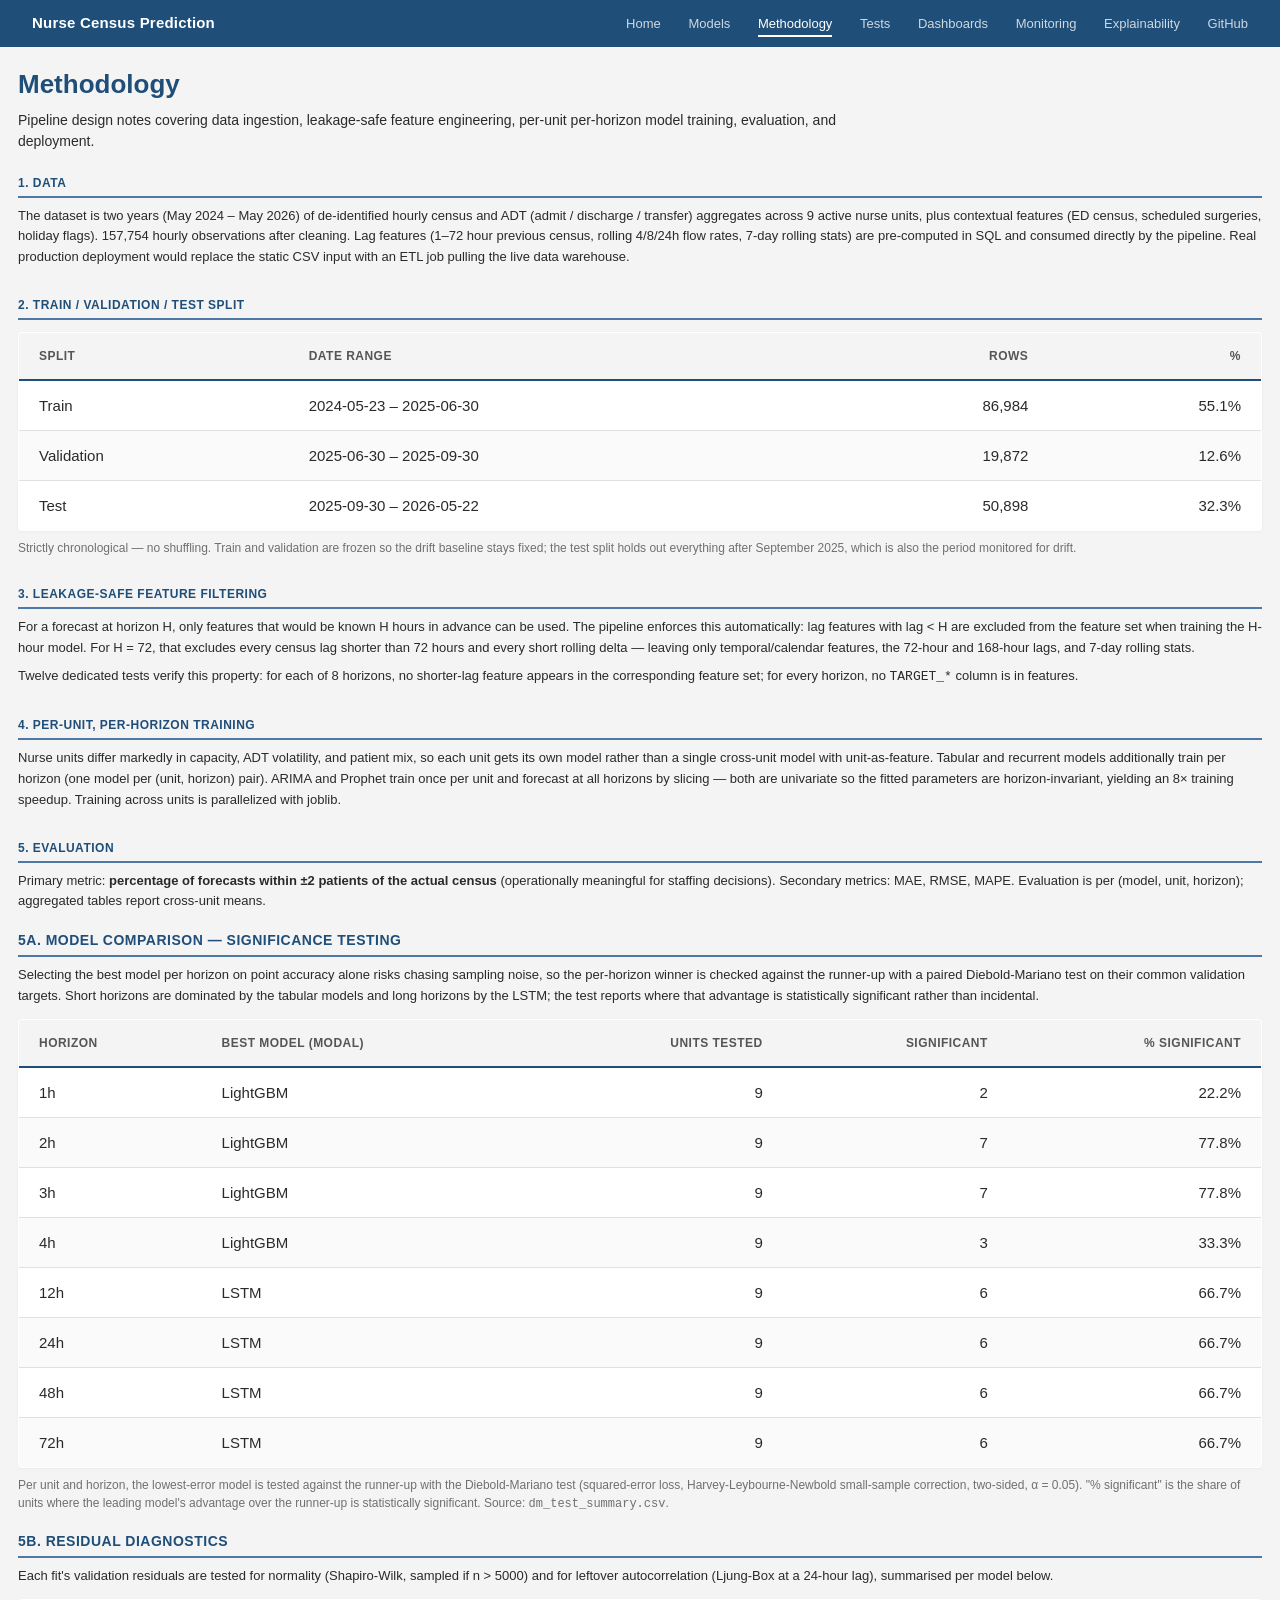
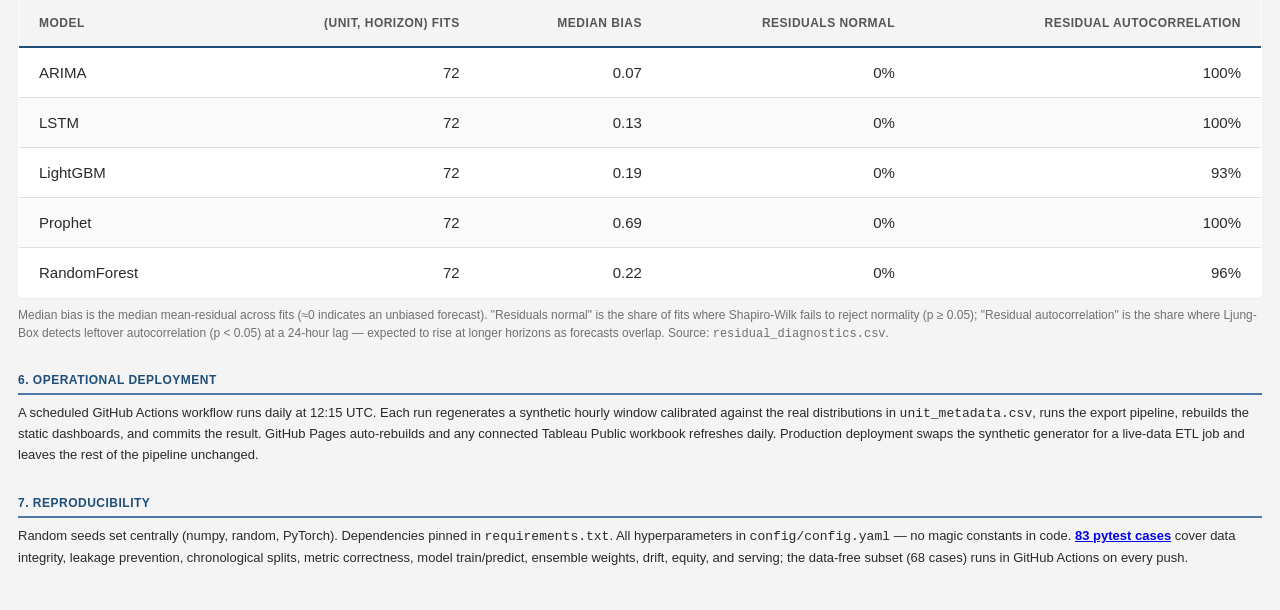
<file: docs/methodology.html>
<!DOCTYPE html>
<html lang="en">
<head>
  <meta charset="UTF-8">
  <title>Methodology — Nurse Census Prediction</title>
  <link rel="stylesheet" href="style.css">
</head>
<body>

<nav class="topnav">
  <div class="brand"><a href="index.html">Nurse Census Prediction</a></div>
  <div class="links">
    <a href="index.html">Home</a>
    <a href="models.html">Models</a>
    <a href="methodology.html" class="active">Methodology</a>
    <a href="tests.html">Tests</a>
    <a href="dashboards.html">Dashboards</a>
    <a href="monitoring.html">Monitoring</a>
    <a href="explainability.html">Explainability</a>
    <a href="https://github.com/joshquigs11093/Nurse_Unit_Census_Prediction" target="_blank" rel="noopener">GitHub</a>
  </div>
</nav>
<div class="page-body">
  <div class="page-intro">
    <h1>Methodology</h1>
    <p>
      Pipeline design notes covering data ingestion, leakage-safe feature engineering,
      per-unit per-horizon model training, evaluation, and deployment.
    </p>
  </div>

  <div class="section">
    <div class="section-title">1. Data</div>
    <p style="font-size:13px;line-height:1.6;">
      The dataset is two years (May 2024 – May 2026) of de-identified hourly census
      and ADT (admit / discharge / transfer) aggregates across 9 active nurse units, plus
      contextual features (ED census, scheduled surgeries, holiday flags). 157,754 hourly
      observations after cleaning. Lag features (1–72 hour previous census, rolling 4/8/24h
      flow rates, 7-day rolling stats) are pre-computed in SQL and consumed directly by the
      pipeline. Real production deployment would replace the static CSV input with an ETL job
      pulling the live data warehouse.
    </p>
  </div>

  <div class="section">
    <div class="section-title">2. Train / validation / test split</div>
    <table class="perf-table" style="margin-top:12px;">
      <thead><tr><th>Split</th><th>Date range</th><th class="num">Rows</th><th class="num">%</th></tr></thead>
      <tbody>
        <tr><td>Train</td><td>2024-05-23 – 2025-06-30</td><td class="num">86,984</td><td class="num">55.1%</td></tr>
        <tr><td>Validation</td><td>2025-06-30 – 2025-09-30</td><td class="num">19,872</td><td class="num">12.6%</td></tr>
        <tr><td>Test</td><td>2025-09-30 – 2026-05-22</td><td class="num">50,898</td><td class="num">32.3%</td></tr>
      </tbody>
    </table>
    <p style="font-size:12px;color:var(--muted);margin-top:8px;">
      Strictly chronological — no shuffling. Train and validation are frozen so the drift
      baseline stays fixed; the test split holds out everything after September 2025, which
      is also the period monitored for drift.
    </p>
  </div>

  <div class="section">
    <div class="section-title">3. Leakage-safe feature filtering</div>
    <p style="font-size:13px;line-height:1.6;">
      For a forecast at horizon H, only features that would be known H hours in advance can
      be used. The pipeline enforces this automatically: lag features with lag &lt; H are
      excluded from the feature set when training the H-hour model. For H = 72, that excludes
      every census lag shorter than 72 hours and every short rolling delta — leaving only
      temporal/calendar features, the 72-hour and 168-hour lags, and 7-day rolling stats.
    </p>
    <p style="font-size:13px;line-height:1.6;margin-top:8px;">
      Twelve dedicated tests verify this property: for each of 8 horizons, no shorter-lag
      feature appears in the corresponding feature set; for every horizon, no <code>TARGET_*</code>
      column is in features.
    </p>
  </div>

  <div class="section">
    <div class="section-title">4. Per-unit, per-horizon training</div>
    <p style="font-size:13px;line-height:1.6;">
      Nurse units differ markedly in capacity, ADT volatility, and patient mix, so each unit
      gets its own model rather than a single cross-unit model with unit-as-feature. Tabular
      and recurrent models additionally train per horizon (one model per (unit, horizon) pair).
      ARIMA and Prophet train once per unit and forecast at all horizons by slicing — both are
      univariate so the fitted parameters are horizon-invariant, yielding an 8× training
      speedup. Training across units is parallelized with joblib.
    </p>
  </div>

  <div class="section">
    <div class="section-title">5. Evaluation</div>
    <p style="font-size:13px;line-height:1.6;">
      Primary metric: <strong>percentage of forecasts within ±2 patients of the actual census</strong>
      (operationally meaningful for staffing decisions). Secondary metrics: MAE, RMSE, MAPE.
      Evaluation is per (model, unit, horizon); aggregated tables report cross-unit means.
    </p>

    <div class="section-title" style="font-size:14px;margin-top:18px;">5a. Model comparison — significance testing</div>
    <p style="font-size:13px;line-height:1.6;">
      Selecting the best model per horizon on point accuracy alone risks chasing sampling
      noise, so the per-horizon winner is checked against the runner-up with a paired
      Diebold-Mariano test on their common validation targets. Short horizons are dominated by
      the tabular models and long horizons by the LSTM; the test reports where that advantage
      is statistically significant rather than incidental.
    </p>
    <table class="perf-table" style="margin-top:12px;">
      <thead><tr><th>Horizon</th><th>Best model (modal)</th><th class="num">Units tested</th>
        <th class="num">Significant</th><th class="num">% significant</th></tr></thead>
      <tbody><tr><td>1h</td><td>LightGBM</td><td class="num">9</td><td class="num">2</td><td class="num">22.2%</td></tr><tr><td>2h</td><td>LightGBM</td><td class="num">9</td><td class="num">7</td><td class="num">77.8%</td></tr><tr><td>3h</td><td>LightGBM</td><td class="num">9</td><td class="num">7</td><td class="num">77.8%</td></tr><tr><td>4h</td><td>LightGBM</td><td class="num">9</td><td class="num">3</td><td class="num">33.3%</td></tr><tr><td>12h</td><td>LSTM</td><td class="num">9</td><td class="num">6</td><td class="num">66.7%</td></tr><tr><td>24h</td><td>LSTM</td><td class="num">9</td><td class="num">6</td><td class="num">66.7%</td></tr><tr><td>48h</td><td>LSTM</td><td class="num">9</td><td class="num">6</td><td class="num">66.7%</td></tr><tr><td>72h</td><td>LSTM</td><td class="num">9</td><td class="num">6</td><td class="num">66.7%</td></tr></tbody>
    </table>
    <p style="font-size:12px;color:var(--muted);margin-top:8px;">
      Per unit and horizon, the lowest-error model is tested against the runner-up with the
      Diebold-Mariano test (squared-error loss, Harvey-Leybourne-Newbold small-sample
      correction, two-sided, &alpha;&nbsp;=&nbsp;0.05). "% significant" is the share of units
      where the leading model's advantage over the runner-up is statistically significant.
      Source: <code>dm_test_summary.csv</code>.
    </p>

    <div class="section-title" style="font-size:14px;margin-top:18px;">5b. Residual diagnostics</div>
    <p style="font-size:13px;line-height:1.6;">
      Each fit's validation residuals are tested for normality (Shapiro-Wilk, sampled if
      n&nbsp;&gt;&nbsp;5000) and for leftover autocorrelation (Ljung-Box at a 24-hour lag),
      summarised per model below.
    </p>
    <table class="perf-table" style="margin-top:12px;">
      <thead><tr><th>Model</th><th class="num">(unit, horizon) fits</th>
        <th class="num">Median bias</th><th class="num">Residuals normal</th>
        <th class="num">Residual autocorrelation</th></tr></thead>
      <tbody><tr><td>ARIMA</td><td class="num">72</td><td class="num">0.07</td><td class="num">0%</td><td class="num">100%</td></tr><tr><td>LSTM</td><td class="num">72</td><td class="num">0.13</td><td class="num">0%</td><td class="num">100%</td></tr><tr><td>LightGBM</td><td class="num">72</td><td class="num">0.19</td><td class="num">0%</td><td class="num">93%</td></tr><tr><td>Prophet</td><td class="num">72</td><td class="num">0.69</td><td class="num">0%</td><td class="num">100%</td></tr><tr><td>RandomForest</td><td class="num">72</td><td class="num">0.22</td><td class="num">0%</td><td class="num">96%</td></tr></tbody>
    </table>
    <p style="font-size:12px;color:var(--muted);margin-top:8px;">
      Median bias is the median mean-residual across fits (≈0 indicates an unbiased forecast).
      "Residuals normal" is the share of fits where Shapiro-Wilk fails to reject normality
      (p&nbsp;≥&nbsp;0.05); "Residual autocorrelation" is the share where Ljung-Box detects
      leftover autocorrelation (p&nbsp;&lt;&nbsp;0.05) at a 24-hour lag — expected to rise at
      longer horizons as forecasts overlap. Source: <code>residual_diagnostics.csv</code>.
    </p>
  </div>

  <div class="section">
    <div class="section-title">6. Operational deployment</div>
    <p style="font-size:13px;line-height:1.6;">
      A scheduled GitHub Actions workflow runs daily at 12:15 UTC. Each run regenerates a
      synthetic hourly window calibrated against the real distributions in
      <code>unit_metadata.csv</code>, runs the export pipeline, rebuilds the static dashboards,
      and commits the result. GitHub Pages auto-rebuilds and any connected Tableau Public
      workbook refreshes daily. Production deployment swaps the synthetic generator for
      a live-data ETL job and leaves the rest of the pipeline unchanged.
    </p>
  </div>

  <div class="section">
    <div class="section-title">7. Reproducibility</div>
    <p style="font-size:13px;line-height:1.6;">
      Random seeds set centrally (numpy, random, PyTorch). Dependencies pinned in
      <code>requirements.txt</code>. All hyperparameters in <code>config/config.yaml</code> —
      no magic constants in code. <strong><a href="tests.html">83 pytest cases</a></strong>
      cover data integrity, leakage prevention, chronological splits, metric correctness,
      model train/predict, ensemble weights, drift, equity, and serving; the data-free subset
      (68 cases) runs in GitHub Actions on every push.
    </p>
  </div>
</div>
</body>
</html>
</file>
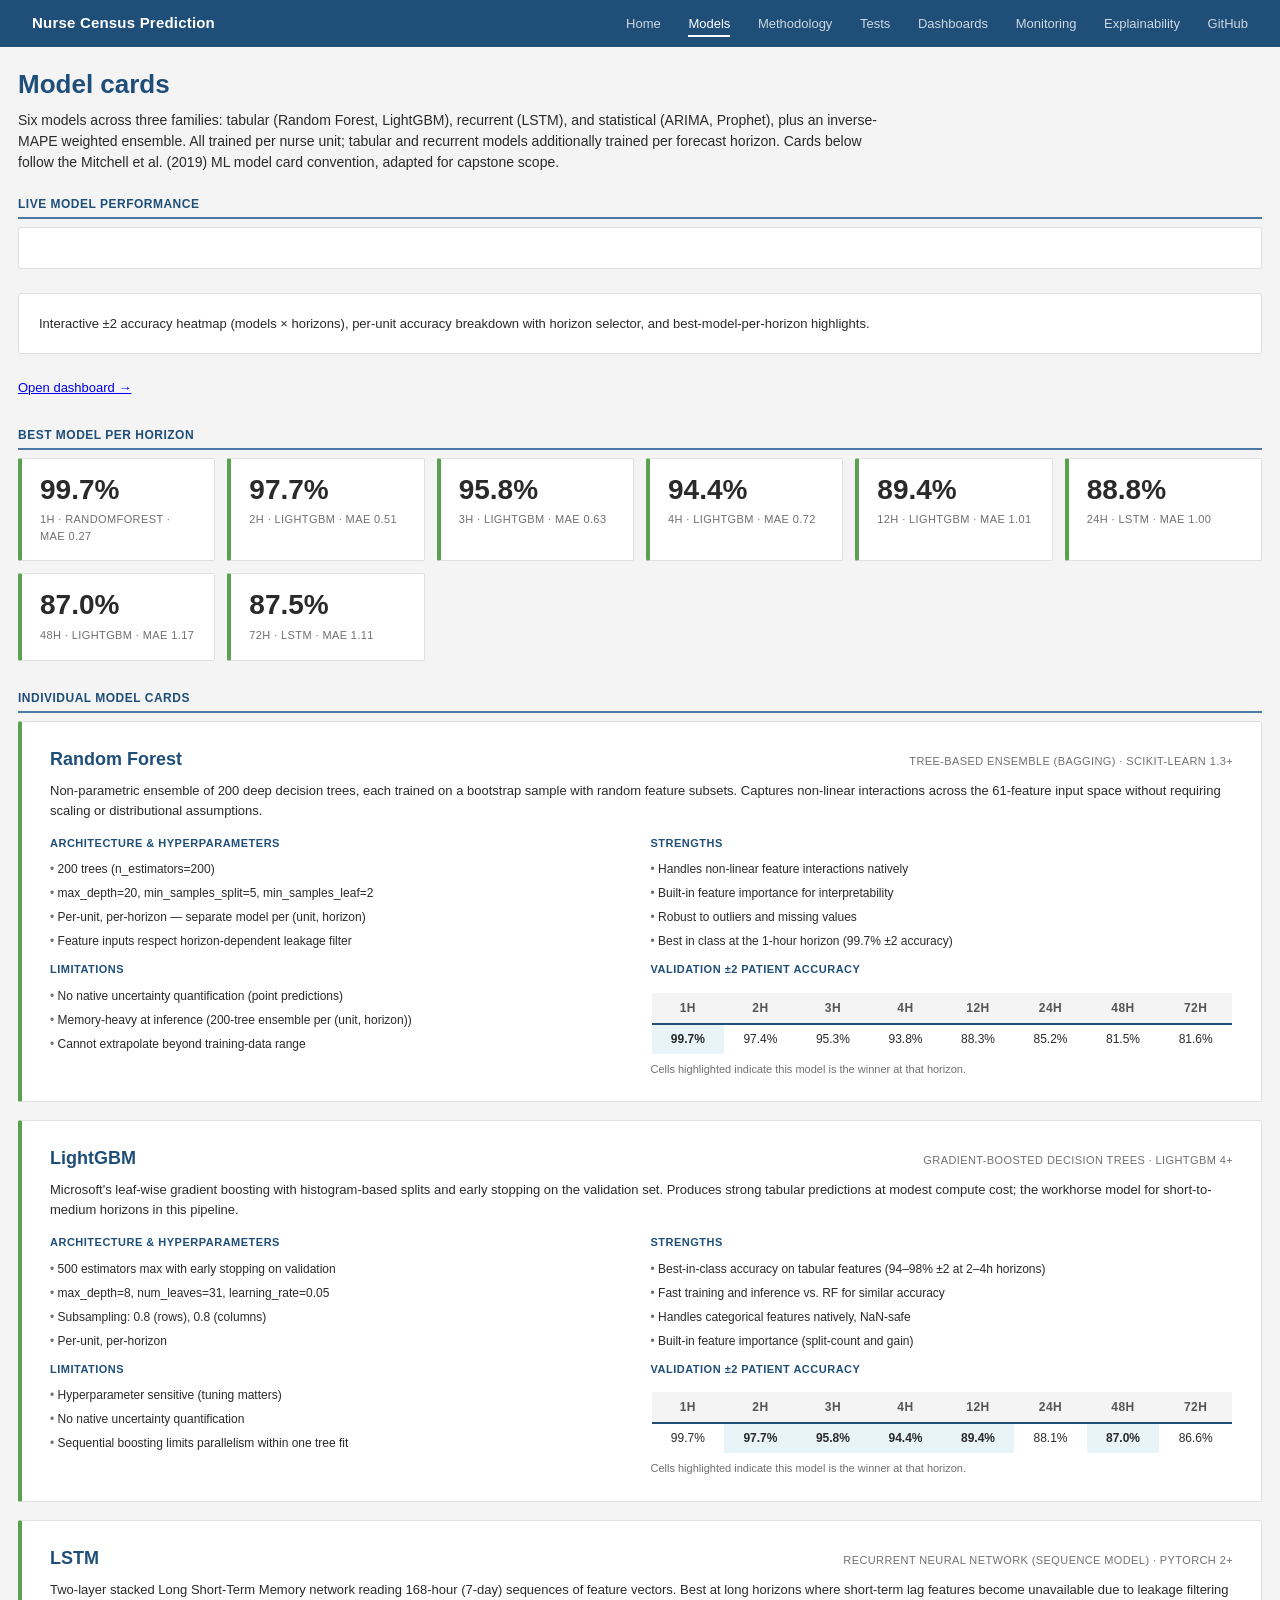
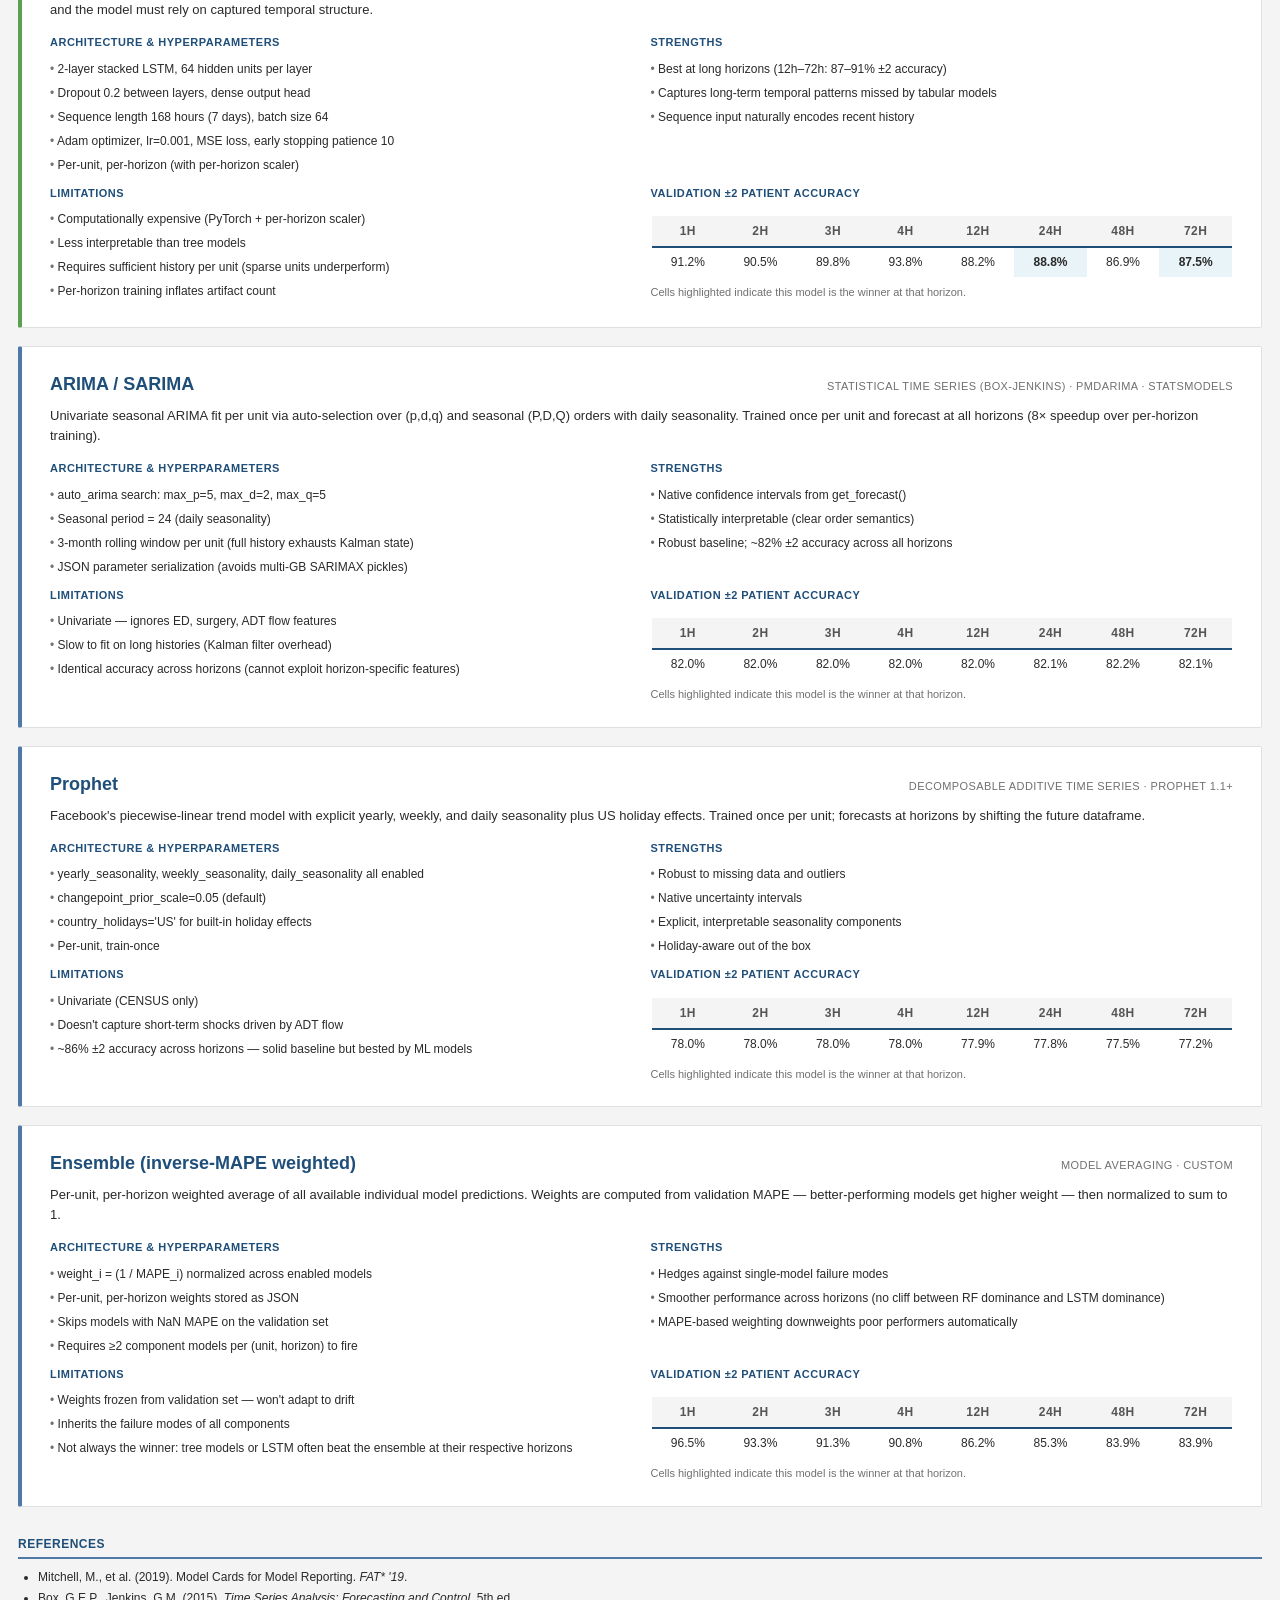
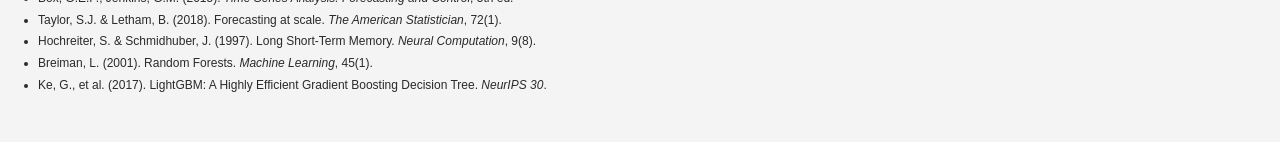
<file: docs/models.html>
<!DOCTYPE html>
<html lang="en">
<head>
  <meta charset="UTF-8">
  <title>Model cards — Nurse Census Prediction</title>
  <link rel="stylesheet" href="style.css">
</head>
<body>

<nav class="topnav">
  <div class="brand"><a href="index.html">Nurse Census Prediction</a></div>
  <div class="links">
    <a href="index.html">Home</a>
    <a href="models.html" class="active">Models</a>
    <a href="methodology.html">Methodology</a>
    <a href="tests.html">Tests</a>
    <a href="dashboards.html">Dashboards</a>
    <a href="monitoring.html">Monitoring</a>
    <a href="explainability.html">Explainability</a>
    <a href="https://github.com/joshquigs11093/Nurse_Unit_Census_Prediction" target="_blank" rel="noopener">GitHub</a>
  </div>
</nav>
<div class="page-body">
  <div class="page-intro">
    <h1>Model cards</h1>
    <p>
      Six models across three families: tabular (Random Forest, LightGBM), recurrent (LSTM),
      and statistical (ARIMA, Prophet), plus an inverse-MAPE weighted ensemble. All trained
      per nurse unit; tabular and recurrent models additionally trained per forecast horizon.
      Cards below follow the Mitchell et al. (2019) ML model card convention, adapted for capstone scope.
    </p>
  </div>

  <div class="section">
    <div class="section-title">Live model performance</div>
    <a href="dashboard2.html" class="featured-preview" style="display: block; text-decoration: none; color: inherit; background:#FFFFFF; border:1px solid var(--border); border-radius:3px; padding:20px;">
      <div class="caption" style="margin:0;">
        <span>Interactive ±2 accuracy heatmap (models × horizons), per-unit accuracy breakdown with horizon selector, and best-model-per-horizon highlights.</span>
        <a href="dashboard2.html">Open dashboard →</a>
      </div>
    </a>
  </div>

  <div class="section">
    <div class="section-title">Best model per horizon</div>
    <div class="stats-grid">
      
        <div class="stat-card" style="border-left-color:var(--tableau-green);">
          <div class="num">99.7%</div>
          <div class="label">1h · RandomForest · MAE 0.27</div>
        </div>
        <div class="stat-card" style="border-left-color:var(--tableau-green);">
          <div class="num">97.7%</div>
          <div class="label">2h · LightGBM · MAE 0.51</div>
        </div>
        <div class="stat-card" style="border-left-color:var(--tableau-green);">
          <div class="num">95.8%</div>
          <div class="label">3h · LightGBM · MAE 0.63</div>
        </div>
        <div class="stat-card" style="border-left-color:var(--tableau-green);">
          <div class="num">94.4%</div>
          <div class="label">4h · LightGBM · MAE 0.72</div>
        </div>
        <div class="stat-card" style="border-left-color:var(--tableau-green);">
          <div class="num">89.4%</div>
          <div class="label">12h · LightGBM · MAE 1.01</div>
        </div>
        <div class="stat-card" style="border-left-color:var(--tableau-green);">
          <div class="num">88.8%</div>
          <div class="label">24h · LSTM · MAE 1.00</div>
        </div>
        <div class="stat-card" style="border-left-color:var(--tableau-green);">
          <div class="num">87.0%</div>
          <div class="label">48h · LightGBM · MAE 1.17</div>
        </div>
        <div class="stat-card" style="border-left-color:var(--tableau-green);">
          <div class="num">87.5%</div>
          <div class="label">72h · LSTM · MAE 1.11</div>
        </div>
    </div>
  </div>

  <div class="section">
    <div class="section-title">Individual model cards</div>
    
    <div class="model-card winner" id="model-randomforest">
      <div class="header">
        <h2>Random Forest</h2>
        <div class="family">Tree-based ensemble (bagging) · scikit-learn 1.3+</div>
      </div>
      <p class="description">Non-parametric ensemble of 200 deep decision trees, each trained on a bootstrap sample with random feature subsets. Captures non-linear interactions across the 61-feature input space without requiring scaling or distributional assumptions.</p>
      <div class="grid">
        <div>
          <h4>Architecture &amp; hyperparameters</h4>
          <ul><li>200 trees (n_estimators=200)</li><li>max_depth=20, min_samples_split=5, min_samples_leaf=2</li><li>Per-unit, per-horizon — separate model per (unit, horizon)</li><li>Feature inputs respect horizon-dependent leakage filter</li></ul>
        </div>
        <div>
          <h4>Strengths</h4>
          <ul><li>Handles non-linear feature interactions natively</li><li>Built-in feature importance for interpretability</li><li>Robust to outliers and missing values</li><li>Best in class at the 1-hour horizon (99.7% ±2 accuracy)</li></ul>
        </div>
      </div>
      <div class="grid" style="margin-top:8px;">
        <div>
          <h4>Limitations</h4>
          <ul><li>No native uncertainty quantification (point predictions)</li><li>Memory-heavy at inference (200-tree ensemble per (unit, horizon))</li><li>Cannot extrapolate beyond training-data range</li></ul>
        </div>
        <div>
          <h4>Validation ±2 patient accuracy</h4>
          <table class="perf-table">
            <thead><tr><th>1h</th><th>2h</th><th>3h</th><th>4h</th><th>12h</th><th>24h</th><th>48h</th><th>72h</th></tr></thead>
            <tbody><tr><td class="best">99.7%</td><td class="">97.4%</td><td class="">95.3%</td><td class="">93.8%</td><td class="">88.3%</td><td class="">85.2%</td><td class="">81.5%</td><td class="">81.6%</td></tr></tbody>
          </table>
          <p style="font-size:11px;color:var(--muted);margin-top:6px;">
            Cells highlighted indicate this model is the winner at that horizon.
          </p>
        </div>
      </div>
    </div>
    <div class="model-card winner" id="model-lightgbm">
      <div class="header">
        <h2>LightGBM</h2>
        <div class="family">Gradient-boosted decision trees · lightgbm 4+</div>
      </div>
      <p class="description">Microsoft's leaf-wise gradient boosting with histogram-based splits and early stopping on the validation set. Produces strong tabular predictions at modest compute cost; the workhorse model for short-to-medium horizons in this pipeline.</p>
      <div class="grid">
        <div>
          <h4>Architecture &amp; hyperparameters</h4>
          <ul><li>500 estimators max with early stopping on validation</li><li>max_depth=8, num_leaves=31, learning_rate=0.05</li><li>Subsampling: 0.8 (rows), 0.8 (columns)</li><li>Per-unit, per-horizon</li></ul>
        </div>
        <div>
          <h4>Strengths</h4>
          <ul><li>Best-in-class accuracy on tabular features (94–98% ±2 at 2–4h horizons)</li><li>Fast training and inference vs. RF for similar accuracy</li><li>Handles categorical features natively, NaN-safe</li><li>Built-in feature importance (split-count and gain)</li></ul>
        </div>
      </div>
      <div class="grid" style="margin-top:8px;">
        <div>
          <h4>Limitations</h4>
          <ul><li>Hyperparameter sensitive (tuning matters)</li><li>No native uncertainty quantification</li><li>Sequential boosting limits parallelism within one tree fit</li></ul>
        </div>
        <div>
          <h4>Validation ±2 patient accuracy</h4>
          <table class="perf-table">
            <thead><tr><th>1h</th><th>2h</th><th>3h</th><th>4h</th><th>12h</th><th>24h</th><th>48h</th><th>72h</th></tr></thead>
            <tbody><tr><td class="">99.7%</td><td class="best">97.7%</td><td class="best">95.8%</td><td class="best">94.4%</td><td class="best">89.4%</td><td class="">88.1%</td><td class="best">87.0%</td><td class="">86.6%</td></tr></tbody>
          </table>
          <p style="font-size:11px;color:var(--muted);margin-top:6px;">
            Cells highlighted indicate this model is the winner at that horizon.
          </p>
        </div>
      </div>
    </div>
    <div class="model-card winner" id="model-lstm">
      <div class="header">
        <h2>LSTM</h2>
        <div class="family">Recurrent neural network (sequence model) · PyTorch 2+</div>
      </div>
      <p class="description">Two-layer stacked Long Short-Term Memory network reading 168-hour (7-day) sequences of feature vectors. Best at long horizons where short-term lag features become unavailable due to leakage filtering and the model must rely on captured temporal structure.</p>
      <div class="grid">
        <div>
          <h4>Architecture &amp; hyperparameters</h4>
          <ul><li>2-layer stacked LSTM, 64 hidden units per layer</li><li>Dropout 0.2 between layers, dense output head</li><li>Sequence length 168 hours (7 days), batch size 64</li><li>Adam optimizer, lr=0.001, MSE loss, early stopping patience 10</li><li>Per-unit, per-horizon (with per-horizon scaler)</li></ul>
        </div>
        <div>
          <h4>Strengths</h4>
          <ul><li>Best at long horizons (12h–72h: 87–91% ±2 accuracy)</li><li>Captures long-term temporal patterns missed by tabular models</li><li>Sequence input naturally encodes recent history</li></ul>
        </div>
      </div>
      <div class="grid" style="margin-top:8px;">
        <div>
          <h4>Limitations</h4>
          <ul><li>Computationally expensive (PyTorch + per-horizon scaler)</li><li>Less interpretable than tree models</li><li>Requires sufficient history per unit (sparse units underperform)</li><li>Per-horizon training inflates artifact count</li></ul>
        </div>
        <div>
          <h4>Validation ±2 patient accuracy</h4>
          <table class="perf-table">
            <thead><tr><th>1h</th><th>2h</th><th>3h</th><th>4h</th><th>12h</th><th>24h</th><th>48h</th><th>72h</th></tr></thead>
            <tbody><tr><td class="">91.2%</td><td class="">90.5%</td><td class="">89.8%</td><td class="">93.8%</td><td class="">88.2%</td><td class="best">88.8%</td><td class="">86.9%</td><td class="best">87.5%</td></tr></tbody>
          </table>
          <p style="font-size:11px;color:var(--muted);margin-top:6px;">
            Cells highlighted indicate this model is the winner at that horizon.
          </p>
        </div>
      </div>
    </div>
    <div class="model-card" id="model-arima">
      <div class="header">
        <h2>ARIMA / SARIMA</h2>
        <div class="family">Statistical time series (Box-Jenkins) · pmdarima · statsmodels</div>
      </div>
      <p class="description">Univariate seasonal ARIMA fit per unit via auto-selection over (p,d,q) and seasonal (P,D,Q) orders with daily seasonality. Trained once per unit and forecast at all horizons (8× speedup over per-horizon training).</p>
      <div class="grid">
        <div>
          <h4>Architecture &amp; hyperparameters</h4>
          <ul><li>auto_arima search: max_p=5, max_d=2, max_q=5</li><li>Seasonal period = 24 (daily seasonality)</li><li>3-month rolling window per unit (full history exhausts Kalman state)</li><li>JSON parameter serialization (avoids multi-GB SARIMAX pickles)</li></ul>
        </div>
        <div>
          <h4>Strengths</h4>
          <ul><li>Native confidence intervals from get_forecast()</li><li>Statistically interpretable (clear order semantics)</li><li>Robust baseline; ~82% ±2 accuracy across all horizons</li></ul>
        </div>
      </div>
      <div class="grid" style="margin-top:8px;">
        <div>
          <h4>Limitations</h4>
          <ul><li>Univariate — ignores ED, surgery, ADT flow features</li><li>Slow to fit on long histories (Kalman filter overhead)</li><li>Identical accuracy across horizons (cannot exploit horizon-specific features)</li></ul>
        </div>
        <div>
          <h4>Validation ±2 patient accuracy</h4>
          <table class="perf-table">
            <thead><tr><th>1h</th><th>2h</th><th>3h</th><th>4h</th><th>12h</th><th>24h</th><th>48h</th><th>72h</th></tr></thead>
            <tbody><tr><td class="">82.0%</td><td class="">82.0%</td><td class="">82.0%</td><td class="">82.0%</td><td class="">82.0%</td><td class="">82.1%</td><td class="">82.2%</td><td class="">82.1%</td></tr></tbody>
          </table>
          <p style="font-size:11px;color:var(--muted);margin-top:6px;">
            Cells highlighted indicate this model is the winner at that horizon.
          </p>
        </div>
      </div>
    </div>
    <div class="model-card" id="model-prophet">
      <div class="header">
        <h2>Prophet</h2>
        <div class="family">Decomposable additive time series · prophet 1.1+</div>
      </div>
      <p class="description">Facebook's piecewise-linear trend model with explicit yearly, weekly, and daily seasonality plus US holiday effects. Trained once per unit; forecasts at horizons by shifting the future dataframe.</p>
      <div class="grid">
        <div>
          <h4>Architecture &amp; hyperparameters</h4>
          <ul><li>yearly_seasonality, weekly_seasonality, daily_seasonality all enabled</li><li>changepoint_prior_scale=0.05 (default)</li><li>country_holidays='US' for built-in holiday effects</li><li>Per-unit, train-once</li></ul>
        </div>
        <div>
          <h4>Strengths</h4>
          <ul><li>Robust to missing data and outliers</li><li>Native uncertainty intervals</li><li>Explicit, interpretable seasonality components</li><li>Holiday-aware out of the box</li></ul>
        </div>
      </div>
      <div class="grid" style="margin-top:8px;">
        <div>
          <h4>Limitations</h4>
          <ul><li>Univariate (CENSUS only)</li><li>Doesn't capture short-term shocks driven by ADT flow</li><li>~86% ±2 accuracy across horizons — solid baseline but bested by ML models</li></ul>
        </div>
        <div>
          <h4>Validation ±2 patient accuracy</h4>
          <table class="perf-table">
            <thead><tr><th>1h</th><th>2h</th><th>3h</th><th>4h</th><th>12h</th><th>24h</th><th>48h</th><th>72h</th></tr></thead>
            <tbody><tr><td class="">78.0%</td><td class="">78.0%</td><td class="">78.0%</td><td class="">78.0%</td><td class="">77.9%</td><td class="">77.8%</td><td class="">77.5%</td><td class="">77.2%</td></tr></tbody>
          </table>
          <p style="font-size:11px;color:var(--muted);margin-top:6px;">
            Cells highlighted indicate this model is the winner at that horizon.
          </p>
        </div>
      </div>
    </div>
    <div class="model-card" id="model-ensemble">
      <div class="header">
        <h2>Ensemble (inverse-MAPE weighted)</h2>
        <div class="family">Model averaging · Custom</div>
      </div>
      <p class="description">Per-unit, per-horizon weighted average of all available individual model predictions. Weights are computed from validation MAPE — better-performing models get higher weight — then normalized to sum to 1.</p>
      <div class="grid">
        <div>
          <h4>Architecture &amp; hyperparameters</h4>
          <ul><li>weight_i = (1 / MAPE_i) normalized across enabled models</li><li>Per-unit, per-horizon weights stored as JSON</li><li>Skips models with NaN MAPE on the validation set</li><li>Requires ≥2 component models per (unit, horizon) to fire</li></ul>
        </div>
        <div>
          <h4>Strengths</h4>
          <ul><li>Hedges against single-model failure modes</li><li>Smoother performance across horizons (no cliff between RF dominance and LSTM dominance)</li><li>MAPE-based weighting downweights poor performers automatically</li></ul>
        </div>
      </div>
      <div class="grid" style="margin-top:8px;">
        <div>
          <h4>Limitations</h4>
          <ul><li>Weights frozen from validation set — won't adapt to drift</li><li>Inherits the failure modes of all components</li><li>Not always the winner: tree models or LSTM often beat the ensemble at their respective horizons</li></ul>
        </div>
        <div>
          <h4>Validation ±2 patient accuracy</h4>
          <table class="perf-table">
            <thead><tr><th>1h</th><th>2h</th><th>3h</th><th>4h</th><th>12h</th><th>24h</th><th>48h</th><th>72h</th></tr></thead>
            <tbody><tr><td class="">96.5%</td><td class="">93.3%</td><td class="">91.3%</td><td class="">90.8%</td><td class="">86.2%</td><td class="">85.3%</td><td class="">83.9%</td><td class="">83.9%</td></tr></tbody>
          </table>
          <p style="font-size:11px;color:var(--muted);margin-top:6px;">
            Cells highlighted indicate this model is the winner at that horizon.
          </p>
        </div>
      </div>
    </div>
  </div>

  <div class="section">
    <div class="section-title">References</div>
    <ul style="font-size:12px;line-height:1.8;padding-left:20px;">
      <li>Mitchell, M., et al. (2019). Model Cards for Model Reporting. <em>FAT* '19</em>.</li>
      <li>Box, G.E.P., Jenkins, G.M. (2015). <em>Time Series Analysis: Forecasting and Control</em>, 5th ed.</li>
      <li>Taylor, S.J. &amp; Letham, B. (2018). Forecasting at scale. <em>The American Statistician</em>, 72(1).</li>
      <li>Hochreiter, S. &amp; Schmidhuber, J. (1997). Long Short-Term Memory. <em>Neural Computation</em>, 9(8).</li>
      <li>Breiman, L. (2001). Random Forests. <em>Machine Learning</em>, 45(1).</li>
      <li>Ke, G., et al. (2017). LightGBM: A Highly Efficient Gradient Boosting Decision Tree. <em>NeurIPS 30</em>.</li>
    </ul>
  </div>
</div>
</body>
</html>
</file>
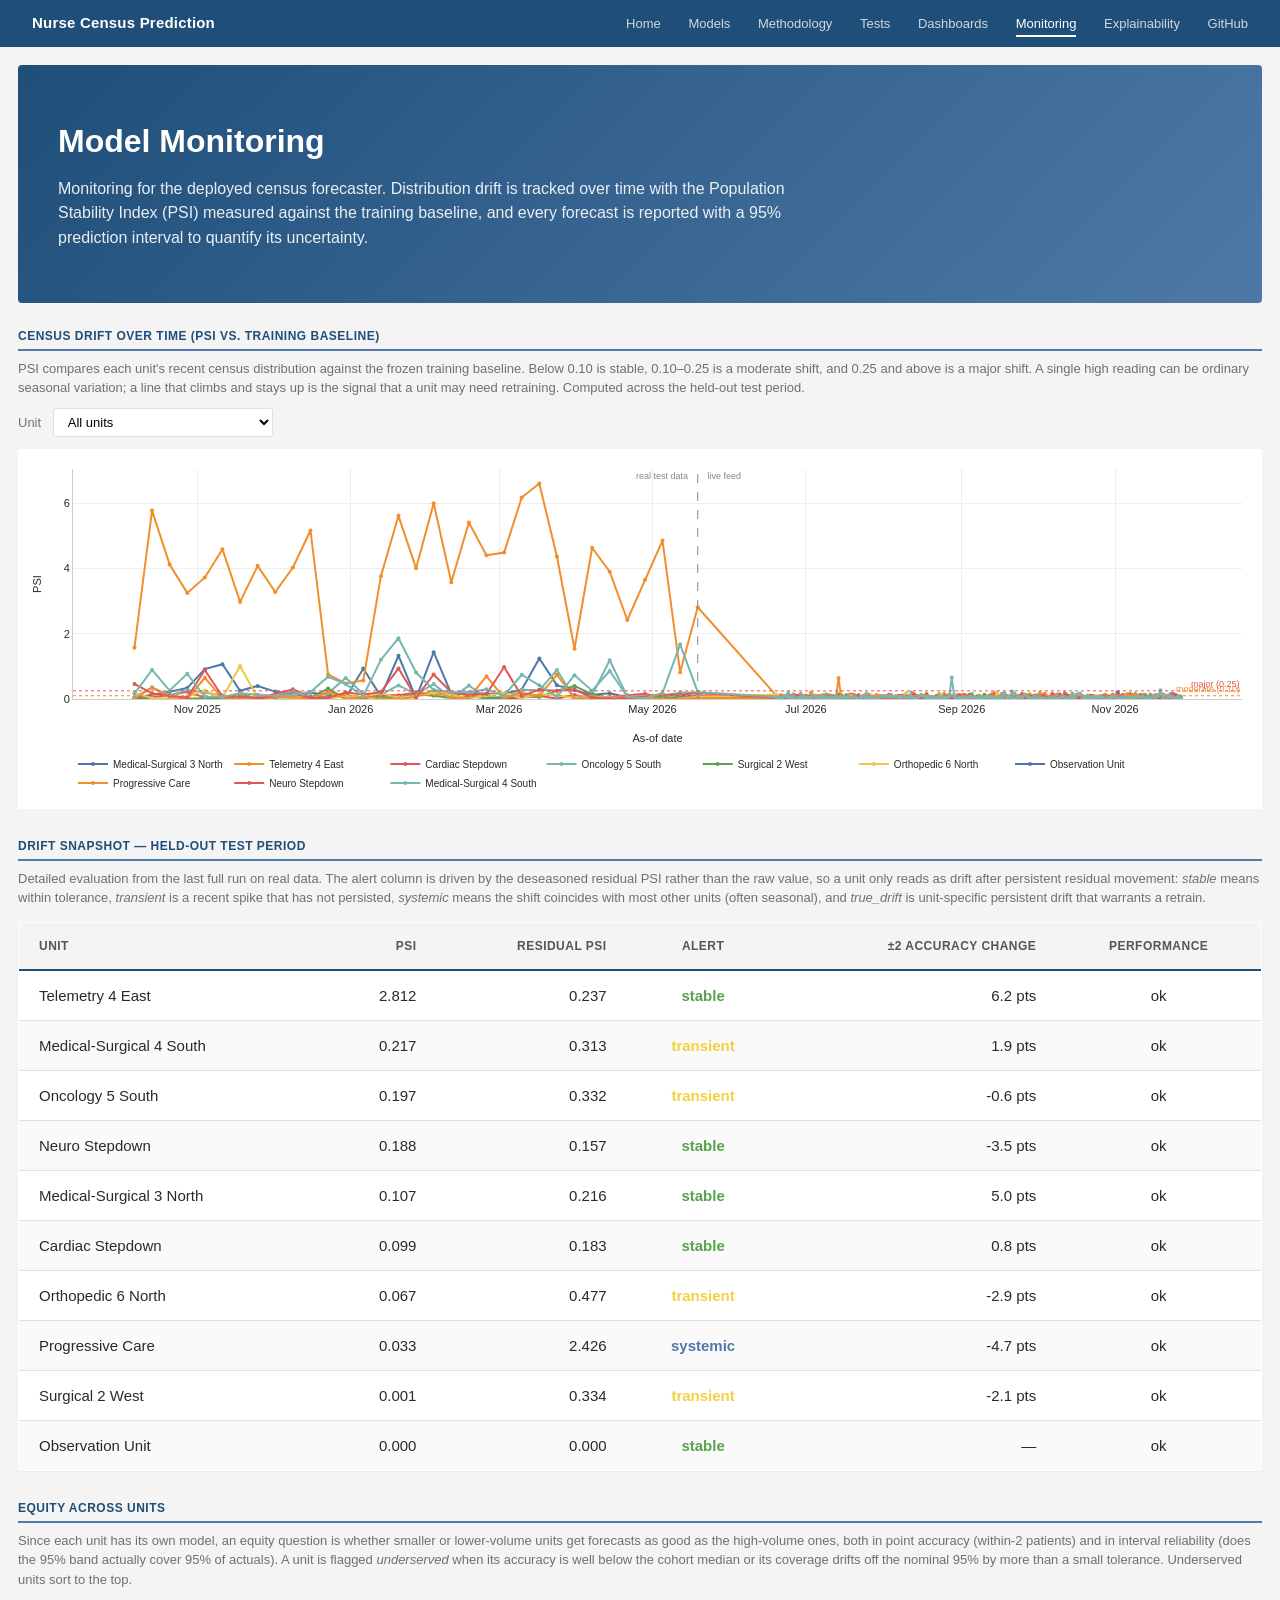
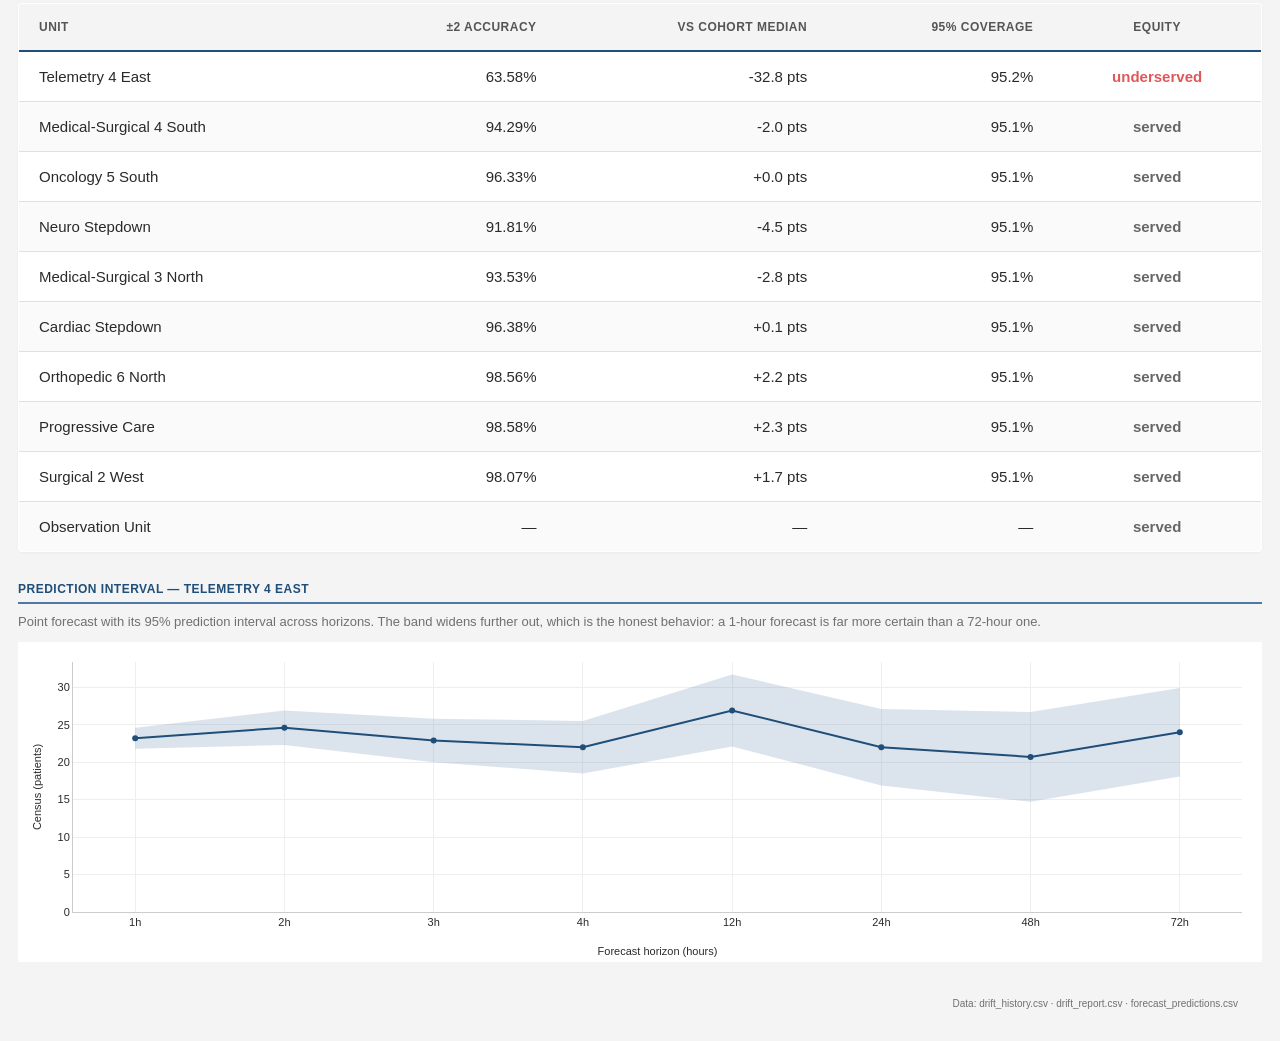
<file: docs/monitoring.html>
<!DOCTYPE html>
<html lang="en">
<head>
  <meta charset="UTF-8">
  <title>Monitoring — Nurse Census Prediction</title>
  <meta name="description" content="Forecast drift monitoring (Population Stability Index over time) and prediction-interval coverage for the nurse-unit census forecaster.">
  <link rel="stylesheet" href="style.css">
  <script src="https://cdn.plot.ly/plotly-2.35.2.min.js"></script>
</head>
<body>

<nav class="topnav">
  <div class="brand"><a href="index.html">Nurse Census Prediction</a></div>
  <div class="links">
    <a href="index.html">Home</a>
    <a href="models.html">Models</a>
    <a href="methodology.html">Methodology</a>
    <a href="tests.html">Tests</a>
    <a href="dashboards.html">Dashboards</a>
    <a href="monitoring.html" class="active">Monitoring</a>
    <a href="explainability.html">Explainability</a>
    <a href="https://github.com/joshquigs11093/Nurse_Unit_Census_Prediction" target="_blank" rel="noopener">GitHub</a>
  </div>
</nav>
<div class="page-body">
  <section class="hero">
    <h1>Model Monitoring</h1>
    <p class="tagline">
      Monitoring for the deployed census forecaster. Distribution drift is tracked
      over time with the Population Stability Index (PSI) measured against the
      training baseline, and every forecast is reported with a 95% prediction
      interval to quantify its uncertainty.
    </p>
  </section>

  <section class="section">
    <div class="section-title">Census drift over time (PSI vs. training baseline)</div>
    <p style="font-size:13px;color:var(--muted);margin:0 0 10px;">
      PSI compares each unit's recent census distribution against the frozen training
      baseline. Below 0.10 is stable, 0.10–0.25 is a moderate shift, and 0.25 and above
      is a major shift. A single high reading can be ordinary seasonal variation; a line
      that climbs and stays up is the signal that a unit may need retraining. Computed
      across the held-out test period.
    </p>
    <div style="margin:0 0 12px;">
      <label for="unit-select" style="font-size:13px;color:var(--muted);margin-right:8px;">Unit</label>
      <select id="unit-select" style="font-size:13px;padding:5px 10px;border:1px solid var(--border);border-radius:3px;background:#fff;min-width:220px;"><option value="__all__">All units</option><option value="Cardiac Stepdown">Cardiac Stepdown</option><option value="Medical-Surgical 3 North">Medical-Surgical 3 North</option><option value="Medical-Surgical 4 South">Medical-Surgical 4 South</option><option value="Neuro Stepdown">Neuro Stepdown</option><option value="Observation Unit">Observation Unit</option><option value="Oncology 5 South">Oncology 5 South</option><option value="Orthopedic 6 North">Orthopedic 6 North</option><option value="Progressive Care">Progressive Care</option><option value="Surgical 2 West">Surgical 2 West</option><option value="Telemetry 4 East">Telemetry 4 East</option></select>
    </div>
    <div id="psi-chart" style="height: 360px;"></div>
  </section>

  <section class="section">
    <div class="section-title">Drift snapshot — held-out test period</div>
    <p style="font-size:13px;color:var(--muted);margin:0 0 10px;">
      Detailed evaluation from the last full run on real data. The alert column is
      driven by the deseasoned residual PSI rather than the raw value, so a unit only
      reads as drift after persistent residual movement: <em>stable</em> means within
      tolerance, <em>transient</em> is a recent spike that has not persisted,
      <em>systemic</em> means the shift coincides with most other units (often
      seasonal), and <em>true_drift</em> is unit-specific persistent drift that
      warrants a retrain.
    </p>
    <table class="perf-table">
      <thead><tr><th>Unit</th><th class="num">PSI</th><th class="num">Residual PSI</th><th class="center">Alert</th><th class="num">±2 accuracy change</th><th class="center">Performance</th></tr></thead>
      <tbody><tr><td>Telemetry 4 East</td><td class="num">2.812</td><td class="num">0.237</td><td class="center"><span style="color:#59A14F;font-weight:600;">stable</span></td><td class="num">6.2 pts</td><td class="center">ok</td></tr><tr><td>Medical-Surgical 4 South</td><td class="num">0.217</td><td class="num">0.313</td><td class="center"><span style="color:#F4D03F;font-weight:600;">transient</span></td><td class="num">1.9 pts</td><td class="center">ok</td></tr><tr><td>Oncology 5 South</td><td class="num">0.197</td><td class="num">0.332</td><td class="center"><span style="color:#F4D03F;font-weight:600;">transient</span></td><td class="num">-0.6 pts</td><td class="center">ok</td></tr><tr><td>Neuro Stepdown</td><td class="num">0.188</td><td class="num">0.157</td><td class="center"><span style="color:#59A14F;font-weight:600;">stable</span></td><td class="num">-3.5 pts</td><td class="center">ok</td></tr><tr><td>Medical-Surgical 3 North</td><td class="num">0.107</td><td class="num">0.216</td><td class="center"><span style="color:#59A14F;font-weight:600;">stable</span></td><td class="num">5.0 pts</td><td class="center">ok</td></tr><tr><td>Cardiac Stepdown</td><td class="num">0.099</td><td class="num">0.183</td><td class="center"><span style="color:#59A14F;font-weight:600;">stable</span></td><td class="num">0.8 pts</td><td class="center">ok</td></tr><tr><td>Orthopedic 6 North</td><td class="num">0.067</td><td class="num">0.477</td><td class="center"><span style="color:#F4D03F;font-weight:600;">transient</span></td><td class="num">-2.9 pts</td><td class="center">ok</td></tr><tr><td>Progressive Care</td><td class="num">0.033</td><td class="num">2.426</td><td class="center"><span style="color:#4E79A7;font-weight:600;">systemic</span></td><td class="num">-4.7 pts</td><td class="center">ok</td></tr><tr><td>Surgical 2 West</td><td class="num">0.001</td><td class="num">0.334</td><td class="center"><span style="color:#F4D03F;font-weight:600;">transient</span></td><td class="num">-2.1 pts</td><td class="center">ok</td></tr><tr><td>Observation Unit</td><td class="num">0.000</td><td class="num">0.000</td><td class="center"><span style="color:#59A14F;font-weight:600;">stable</span></td><td class="num">—</td><td class="center">ok</td></tr></tbody>
    </table>
  </section>

  <section class="section">
    <div class="section-title">Equity across units</div>
    <p style="font-size:13px;color:var(--muted);margin:0 0 10px;">
      Since each unit has its own model, an equity question is whether smaller
      or lower-volume units get forecasts as good as the high-volume ones, both
      in point accuracy (within-2 patients) and in interval reliability (does
      the 95% band actually cover 95% of actuals). A unit is flagged
      <em>underserved</em> when its accuracy is well below the cohort median
      or its coverage drifts off the nominal 95% by more than a small
      tolerance. Underserved units sort to the top.
    </p>
    <table class="perf-table">
      <thead><tr><th>Unit</th><th class="num">±2 accuracy</th><th class="num">vs cohort median</th><th class="num">95% coverage</th><th class="center">Equity</th></tr></thead>
      <tbody><tr><td>Telemetry 4 East</td><td class="num">63.58%</td><td class="num">-32.8 pts</td><td class="num">95.2%</td><td class="center"><span style="color:#E15759;font-weight:600;">underserved</span></td></tr><tr><td>Medical-Surgical 4 South</td><td class="num">94.29%</td><td class="num">-2.0 pts</td><td class="num">95.1%</td><td class="center"><span style="color:#666666;font-weight:600;">served</span></td></tr><tr><td>Oncology 5 South</td><td class="num">96.33%</td><td class="num">+0.0 pts</td><td class="num">95.1%</td><td class="center"><span style="color:#666666;font-weight:600;">served</span></td></tr><tr><td>Neuro Stepdown</td><td class="num">91.81%</td><td class="num">-4.5 pts</td><td class="num">95.1%</td><td class="center"><span style="color:#666666;font-weight:600;">served</span></td></tr><tr><td>Medical-Surgical 3 North</td><td class="num">93.53%</td><td class="num">-2.8 pts</td><td class="num">95.1%</td><td class="center"><span style="color:#666666;font-weight:600;">served</span></td></tr><tr><td>Cardiac Stepdown</td><td class="num">96.38%</td><td class="num">+0.1 pts</td><td class="num">95.1%</td><td class="center"><span style="color:#666666;font-weight:600;">served</span></td></tr><tr><td>Orthopedic 6 North</td><td class="num">98.56%</td><td class="num">+2.2 pts</td><td class="num">95.1%</td><td class="center"><span style="color:#666666;font-weight:600;">served</span></td></tr><tr><td>Progressive Care</td><td class="num">98.58%</td><td class="num">+2.3 pts</td><td class="num">95.1%</td><td class="center"><span style="color:#666666;font-weight:600;">served</span></td></tr><tr><td>Surgical 2 West</td><td class="num">98.07%</td><td class="num">+1.7 pts</td><td class="num">95.1%</td><td class="center"><span style="color:#666666;font-weight:600;">served</span></td></tr><tr><td>Observation Unit</td><td class="num">—</td><td class="num">—</td><td class="num">—</td><td class="center"><span style="color:#666666;font-weight:600;">served</span></td></tr></tbody>
    </table>
  </section>

  <section class="section">
    <div class="section-title">Prediction interval — <span id="band-unit-label">Telemetry 4 East</span></div>
    <p style="font-size:13px;color:var(--muted);margin:0 0 10px;">
      Point forecast with its 95% prediction interval across horizons. The band widens
      further out, which is the honest behavior: a 1-hour forecast is far more certain
      than a 72-hour one.
    </p>
    <div id="band-chart" style="height: 320px;"></div>
  </section>

  <div class="footer-note">
    Data: drift_history.csv · drift_report.csv · forecast_predictions.csv
  </div>

  <script>
    const layoutBase = {"font":{"family":"Segoe UI, Helvetica Neue, Arial, sans-serif","size":11,"color":"#2A2A2A"},"paper_bgcolor":"#FFFFFF","plot_bgcolor":"#FFFFFF","margin":{"t":30,"r":20,"b":50,"l":60},"hovermode":"closest","xaxis":{"gridcolor":"#EEEEEE","linecolor":"#CCCCCC","tickfont":{"size":11}},"yaxis":{"gridcolor":"#EEEEEE","linecolor":"#CCCCCC","tickfont":{"size":11}}};
    const palette = ["#4E79A7","#F28E2B","#E15759","#76B7B2","#59A14F","#EDC948"];
    const psiSeries = [{"name":"Medical-Surgical 3 North","x":["2025-10-07","2025-10-14","2025-10-21","2025-10-28","2025-11-04","2025-11-11","2025-11-18","2025-11-25","2025-12-02","2025-12-09","2025-12-16","2025-12-23","2025-12-30","2026-01-06","2026-01-13","2026-01-20","2026-01-27","2026-02-03","2026-02-10","2026-02-17","2026-02-24","2026-03-03","2026-03-10","2026-03-17","2026-03-24","2026-03-31","2026-04-07","2026-04-14","2026-04-21","2026-04-28","2026-05-05","2026-05-12","2026-05-19","2026-06-19","2026-06-20","2026-06-21","2026-06-22","2026-06-23","2026-06-24","2026-06-25","2026-06-26","2026-06-27","2026-06-28","2026-06-29","2026-06-30","2026-07-01","2026-07-02","2026-07-03","2026-07-04","2026-07-05","2026-07-06","2026-07-07","2026-07-08","2026-07-09","2026-07-10","2026-07-11","2026-07-12","2026-07-13","2026-07-14","2026-07-15","2026-07-16","2026-07-17","2026-07-18","2026-07-19","2026-07-20","2026-07-21","2026-07-22","2026-07-23","2026-07-24","2026-07-25","2026-07-26","2026-07-27","2026-07-28","2026-07-29","2026-07-30","2026-07-31","2026-08-01","2026-08-02","2026-08-03","2026-08-04","2026-08-05","2026-08-06","2026-08-07","2026-08-08","2026-08-09","2026-08-10","2026-08-11","2026-08-12","2026-08-13","2026-08-14","2026-08-15","2026-08-16","2026-08-17","2026-08-18","2026-08-19","2026-08-20","2026-08-21","2026-08-22","2026-08-23","2026-08-24","2026-08-25","2026-08-26","2026-08-27","2026-08-28","2026-08-29","2026-08-30","2026-08-31","2026-09-01","2026-09-02","2026-09-03","2026-09-04","2026-09-05","2026-09-06","2026-09-07","2026-09-08","2026-09-09","2026-09-10","2026-09-11","2026-09-12","2026-09-13","2026-09-14","2026-09-15","2026-09-16","2026-09-17","2026-09-18","2026-09-19","2026-09-20","2026-09-21","2026-09-22","2026-09-23","2026-09-24","2026-09-25","2026-09-26","2026-09-27","2026-09-28","2026-09-29","2026-09-30","2026-10-01","2026-10-02","2026-10-03","2026-10-04","2026-10-06","2026-10-07","2026-10-08","2026-10-09","2026-10-10","2026-10-11","2026-10-12","2026-10-13","2026-10-14","2026-10-15","2026-10-16","2026-10-17","2026-10-18","2026-10-19","2026-10-20","2026-10-21","2026-10-22","2026-10-23","2026-10-24","2026-10-25","2026-10-26","2026-10-27","2026-10-28","2026-10-29","2026-10-30","2026-10-31","2026-11-01","2026-11-02","2026-11-03","2026-11-04","2026-11-05","2026-11-06","2026-11-07","2026-11-08","2026-11-09","2026-11-10","2026-11-11","2026-11-12","2026-11-13","2026-11-14","2026-11-15","2026-11-16","2026-11-17","2026-11-18","2026-11-19","2026-11-20","2026-11-21","2026-11-22","2026-11-23","2026-11-24","2026-11-25","2026-11-26","2026-11-27"],"y":[0.0387,0.1247,0.223,0.3408,0.9155,1.0673,0.2516,0.4003,0.2267,0.1405,0.1942,0.1321,0.0396,0.9325,0.0814,1.3263,0.026,1.4339,0.1573,0.1813,0.1589,0.1664,0.2845,1.2426,0.4253,0.2655,0.1273,0.1756,0.0535,0.0873,0.1327,0.0885,0.1067,0.0647,0.0283,0.0035,0.0879,0.059,0.0316,0.0212,0.0204,0.0721,0.0773,0.0372,0.0347,0.0386,0.0101,0.1647,0.0481,0.0313,0.0397,0.0962,0.0107,0.0618,0.0367,0.0576,0.0547,0.0406,0.0333,0.0122,0.0221,0.0844,0.1067,0.0339,0.0405,0.0308,0.0282,0.0266,0.0497,0.0533,0.0205,0.0344,0.0673,0.0652,0.0778,0.055,0.0309,0.0157,0.0777,0.1132,0.0191,0.0748,0.06,0.0524,0.0369,0.0514,0.085,0.0069,0.0164,0.0667,0.0439,0.0287,0.0321,0.0029,0.0101,0.0128,0.0128,0.0322,0.0751,0.0728,0.0422,0.0437,0.0485,0.009,0.0785,0.049,0.03,0.0153,0.024,0.0505,0.0276,0.148,0.0308,0.0374,0.0544,0.0585,0.0392,0.0502,0.1005,0.0636,0.1067,0.0315,0.0655,0.0681,0.1055,0.0941,0.0283,0.0506,0.065,0.0889,0.0399,0.0337,0.0154,0.0262,0.0528,0.0613,0.0651,0.0344,0.0291,0.0441,0.0354,0.041,0.1154,0.0762,0.0081,0.0788,0.0322,0.0392,0.105,0.0397,0.0831,0.0602,0.0278,0.0366,0.022,0.0255,0.0413,0.1025,0.0954,0.0378,0.0152,0.0253,0.0057,0.0093,0.0384,0.0317,0.0057,0.0503,0.2031,0.0839,0.111,0.0363,0.0665,0.1478,0.0623,0.0983,0.0795,0.0992,0.0505,0.0282,0.0393,0.0597,0.0321,0.0862,0.1166,0.036,0.1363,0.0757,0.0479,0.0624,0.0066,0.0407,0.0217,0.0302]},{"name":"Telemetry 4 East","x":["2025-10-07","2025-10-14","2025-10-21","2025-10-28","2025-11-04","2025-11-11","2025-11-18","2025-11-25","2025-12-02","2025-12-09","2025-12-16","2025-12-23","2025-12-30","2026-01-06","2026-01-13","2026-01-20","2026-01-27","2026-02-03","2026-02-10","2026-02-17","2026-02-24","2026-03-03","2026-03-10","2026-03-17","2026-03-24","2026-03-31","2026-04-07","2026-04-14","2026-04-21","2026-04-28","2026-05-05","2026-05-12","2026-05-19","2026-06-19","2026-06-20","2026-06-21","2026-06-22","2026-06-23","2026-06-24","2026-06-25","2026-06-26","2026-06-27","2026-06-28","2026-06-29","2026-06-30","2026-07-01","2026-07-02","2026-07-03","2026-07-04","2026-07-05","2026-07-06","2026-07-07","2026-07-08","2026-07-09","2026-07-10","2026-07-11","2026-07-12","2026-07-13","2026-07-14","2026-07-15","2026-07-16","2026-07-17","2026-07-18","2026-07-19","2026-07-20","2026-07-21","2026-07-22","2026-07-23","2026-07-24","2026-07-25","2026-07-26","2026-07-27","2026-07-28","2026-07-29","2026-07-30","2026-07-31","2026-08-01","2026-08-02","2026-08-03","2026-08-04","2026-08-05","2026-08-06","2026-08-07","2026-08-08","2026-08-09","2026-08-10","2026-08-11","2026-08-12","2026-08-13","2026-08-14","2026-08-15","2026-08-16","2026-08-17","2026-08-18","2026-08-19","2026-08-20","2026-08-21","2026-08-22","2026-08-23","2026-08-24","2026-08-25","2026-08-26","2026-08-27","2026-08-28","2026-08-29","2026-08-30","2026-08-31","2026-09-01","2026-09-02","2026-09-03","2026-09-04","2026-09-05","2026-09-06","2026-09-07","2026-09-08","2026-09-09","2026-09-10","2026-09-11","2026-09-12","2026-09-13","2026-09-14","2026-09-15","2026-09-16","2026-09-17","2026-09-18","2026-09-19","2026-09-20","2026-09-21","2026-09-22","2026-09-23","2026-09-24","2026-09-25","2026-09-26","2026-09-27","2026-09-28","2026-09-29","2026-09-30","2026-10-01","2026-10-02","2026-10-03","2026-10-04","2026-10-06","2026-10-07","2026-10-08","2026-10-09","2026-10-10","2026-10-11","2026-10-12","2026-10-13","2026-10-14","2026-10-15","2026-10-16","2026-10-17","2026-10-18","2026-10-19","2026-10-20","2026-10-21","2026-10-22","2026-10-23","2026-10-24","2026-10-25","2026-10-26","2026-10-27","2026-10-28","2026-10-29","2026-10-30","2026-10-31","2026-11-01","2026-11-02","2026-11-03","2026-11-04","2026-11-05","2026-11-06","2026-11-07","2026-11-08","2026-11-09","2026-11-10","2026-11-11","2026-11-12","2026-11-13","2026-11-14","2026-11-15","2026-11-16","2026-11-17","2026-11-18","2026-11-19","2026-11-20","2026-11-21","2026-11-22","2026-11-23","2026-11-24","2026-11-25","2026-11-26","2026-11-27"],"y":[1.5689,5.7748,4.1233,3.2525,3.7273,4.5932,2.976,4.0814,3.2786,4.03,5.1647,0.7542,0.4769,0.5672,3.7662,5.6155,4.0048,6.0022,3.58,5.4089,4.4033,4.4892,6.1751,6.6061,4.3677,1.5391,4.6359,3.9005,2.4214,3.656,4.8565,0.8232,2.8119,0.1289,0.0554,0.1177,0.0883,0.0432,0.1179,0.0554,0.1366,0.0593,0.0467,0.0195,0.0496,0.1017,0.0668,0.1917,0.0345,0.0883,0.0677,0.0858,0.1256,0.1005,0.046,0.0539,0.0821,0.0504,0.0707,0.0518,0.0722,0.1055,0.1222,0.0692,0.129,0.0361,0.1048,0.0566,0.1049,0.0502,0.0762,0.107,0.0346,0.0514,0.0226,0.0388,0.0949,0.0937,0.09,0.0345,0.0598,0.0557,0.0517,0.0648,0.0648,0.0995,0.0584,0.0649,0.0826,0.0999,0.088,0.0638,0.0346,0.0952,0.0473,0.0725,0.051,0.0674,0.1503,0.0438,0.151,0.0919,0.0906,0.0254,0.0713,0.0498,0.0234,0.1206,0.102,0.0468,0.0752,0.0683,0.0418,0.0822,0.0598,0.0507,0.0278,0.0726,0.0801,0.1515,0.0606,0.0723,0.0824,0.0625,0.1334,0.101,0.0757,0.0724,0.0685,0.0977,0.0385,0.0586,0.0829,0.0779,0.1458,0.0566,0.0602,0.0466,0.1858,0.0222,0.1711,0.0624,0.0668,0.0434,0.0261,0.0819,0.0826,0.0945,0.0528,0.0693,0.0854,0.1042,0.0354,0.0646,0.0507,0.0317,0.0376,0.0731,0.0346,0.0281,0.0712,0.0953,0.0996,0.0558,0.032,0.0559,0.06,0.0835,0.0744,0.0977,0.1161,0.1254,0.0862,0.08,0.0927,0.1484,0.0164,0.0983,0.1275,0.0424,0.0599,0.0681,0.0832,0.1247,0.0374,0.0573,0.0536,0.0334,0.0404,0.0807,0.0863,0.0833,0.0836,0.0692]},{"name":"Cardiac Stepdown","x":["2025-10-07","2025-10-14","2025-10-21","2025-10-28","2025-11-04","2025-11-11","2025-11-18","2025-11-25","2025-12-02","2025-12-09","2025-12-16","2025-12-23","2025-12-30","2026-01-06","2026-01-13","2026-01-20","2026-01-27","2026-02-03","2026-02-10","2026-02-17","2026-02-24","2026-03-03","2026-03-10","2026-03-17","2026-03-24","2026-03-31","2026-04-07","2026-04-14","2026-04-21","2026-04-28","2026-05-05","2026-05-12","2026-05-19","2026-06-19","2026-06-20","2026-06-21","2026-06-22","2026-06-23","2026-06-24","2026-06-25","2026-06-26","2026-06-27","2026-06-28","2026-06-29","2026-06-30","2026-07-01","2026-07-02","2026-07-03","2026-07-04","2026-07-05","2026-07-06","2026-07-07","2026-07-08","2026-07-09","2026-07-10","2026-07-11","2026-07-12","2026-07-13","2026-07-14","2026-07-15","2026-07-16","2026-07-17","2026-07-18","2026-07-19","2026-07-20","2026-07-21","2026-07-22","2026-07-23","2026-07-24","2026-07-25","2026-07-26","2026-07-27","2026-07-28","2026-07-29","2026-07-30","2026-07-31","2026-08-01","2026-08-02","2026-08-03","2026-08-04","2026-08-05","2026-08-06","2026-08-07","2026-08-08","2026-08-09","2026-08-10","2026-08-11","2026-08-12","2026-08-13","2026-08-14","2026-08-15","2026-08-16","2026-08-17","2026-08-18","2026-08-19","2026-08-20","2026-08-21","2026-08-22","2026-08-23","2026-08-24","2026-08-25","2026-08-26","2026-08-27","2026-08-28","2026-08-29","2026-08-30","2026-08-31","2026-09-01","2026-09-02","2026-09-03","2026-09-04","2026-09-05","2026-09-06","2026-09-07","2026-09-08","2026-09-09","2026-09-10","2026-09-11","2026-09-12","2026-09-13","2026-09-14","2026-09-15","2026-09-16","2026-09-17","2026-09-18","2026-09-19","2026-09-20","2026-09-21","2026-09-22","2026-09-23","2026-09-24","2026-09-25","2026-09-26","2026-09-27","2026-09-28","2026-09-29","2026-09-30","2026-10-01","2026-10-02","2026-10-03","2026-10-04","2026-10-06","2026-10-07","2026-10-08","2026-10-09","2026-10-10","2026-10-11","2026-10-12","2026-10-13","2026-10-14","2026-10-15","2026-10-16","2026-10-17","2026-10-18","2026-10-19","2026-10-20","2026-10-21","2026-10-22","2026-10-23","2026-10-24","2026-10-25","2026-10-26","2026-10-27","2026-10-28","2026-10-29","2026-10-30","2026-10-31","2026-11-01","2026-11-02","2026-11-03","2026-11-04","2026-11-05","2026-11-06","2026-11-07","2026-11-08","2026-11-09","2026-11-10","2026-11-11","2026-11-12","2026-11-13","2026-11-14","2026-11-15","2026-11-16","2026-11-17","2026-11-18","2026-11-19","2026-11-20","2026-11-21","2026-11-22","2026-11-23","2026-11-24","2026-11-25","2026-11-26","2026-11-27"],"y":[0.0141,0.0552,0.1136,0.2241,0.0448,0.0549,0.0439,0.0355,0.151,0.2954,0.0695,0.0542,0.1268,0.0115,0.1326,0.1168,0.1995,0.1407,0.178,0.1392,0.0154,0.013,0.0438,0.0922,0.013,0.1238,0.0166,0.0645,0.1133,0.1616,0.0211,0.0008,0.099,0.0224,0.0464,0.0565,0.0361,0.0277,0.0564,0.0383,0.0369,0.0338,0.1024,0.0487,0.064,0.074,0.025,0.0451,0.0023,0.0983,0.0237,0.0413,0.0274,0.0953,0.067,0.0946,0.0137,0.0339,0.0958,0.0507,0.0049,0.0201,0.0486,0.1405,0.1177,0.0432,0.0212,0.0449,0.0217,0.0266,0.0635,0.0288,0.0066,0.041,0.0835,0.035,0.0113,0.0762,0.0356,0.0296,0.0663,0.0295,0.0991,0.0191,0.0392,0.0265,0.0388,0.0467,0.0763,0.0336,0.0242,0.0867,0.0592,0.156,0.0725,0.0431,0.0212,0.0865,0.0247,0.0943,0.0898,0.058,0.1285,0.0179,0.0954,0.0286,0.0173,0.0641,0.1249,0.1017,0.0746,0.0136,0.0246,0.0342,0.0857,0.0598,0.0083,0.0628,0.0674,0.0062,0.1789,0.0208,0.0353,0.1524,0.0218,0.0226,0.0385,0.0486,0.0227,0.0972,0.0745,0.1538,0.0296,0.0777,0.0888,0.0518,0.1049,0.0776,0.0409,0.1042,0.0451,0.0443,0.0552,0.0369,0.0358,0.0604,0.0263,0.0229,0.0295,0.0815,0.0889,0.0618,0.0081,0.0083,0.0382,0.0608,0.0724,0.0396,0.0942,0.0308,0.0703,0.0338,0.0369,0.0516,0.0242,0.0236,0.1274,0.0124,0.0381,0.0363,0.0728,0.0256,0.1264,0.0139,0.0311,0.1409,0.0009,0.0746,0.039,0.081,0.0449,0.0113,0.0364,0.0418,0.0339,0.0256,0.0476,0.0156,0.0147,0.0685,0.0642,0.0401,0.0656,0.0176]},{"name":"Oncology 5 South","x":["2025-10-07","2025-10-14","2025-10-21","2025-10-28","2025-11-04","2025-11-11","2025-11-18","2025-11-25","2025-12-02","2025-12-09","2025-12-16","2025-12-23","2025-12-30","2026-01-06","2026-01-13","2026-01-20","2026-01-27","2026-02-03","2026-02-10","2026-02-17","2026-02-24","2026-03-03","2026-03-10","2026-03-17","2026-03-24","2026-03-31","2026-04-07","2026-04-14","2026-04-21","2026-04-28","2026-05-05","2026-05-12","2026-05-19","2026-06-19","2026-06-20","2026-06-21","2026-06-22","2026-06-23","2026-06-24","2026-06-25","2026-06-26","2026-06-27","2026-06-28","2026-06-29","2026-06-30","2026-07-01","2026-07-02","2026-07-03","2026-07-04","2026-07-05","2026-07-06","2026-07-07","2026-07-08","2026-07-09","2026-07-10","2026-07-11","2026-07-12","2026-07-13","2026-07-14","2026-07-15","2026-07-16","2026-07-17","2026-07-18","2026-07-19","2026-07-20","2026-07-21","2026-07-22","2026-07-23","2026-07-24","2026-07-25","2026-07-26","2026-07-27","2026-07-28","2026-07-29","2026-07-30","2026-07-31","2026-08-01","2026-08-02","2026-08-03","2026-08-04","2026-08-05","2026-08-06","2026-08-07","2026-08-08","2026-08-09","2026-08-10","2026-08-11","2026-08-12","2026-08-13","2026-08-14","2026-08-15","2026-08-16","2026-08-17","2026-08-18","2026-08-19","2026-08-20","2026-08-21","2026-08-22","2026-08-23","2026-08-24","2026-08-25","2026-08-26","2026-08-27","2026-08-28","2026-08-29","2026-08-30","2026-08-31","2026-09-01","2026-09-02","2026-09-03","2026-09-04","2026-09-05","2026-09-06","2026-09-07","2026-09-08","2026-09-09","2026-09-10","2026-09-11","2026-09-12","2026-09-13","2026-09-14","2026-09-15","2026-09-16","2026-09-17","2026-09-18","2026-09-19","2026-09-20","2026-09-21","2026-09-22","2026-09-23","2026-09-24","2026-09-25","2026-09-26","2026-09-27","2026-09-28","2026-09-29","2026-09-30","2026-10-01","2026-10-02","2026-10-03","2026-10-04","2026-10-06","2026-10-07","2026-10-08","2026-10-09","2026-10-10","2026-10-11","2026-10-12","2026-10-13","2026-10-14","2026-10-15","2026-10-16","2026-10-17","2026-10-18","2026-10-19","2026-10-20","2026-10-21","2026-10-22","2026-10-23","2026-10-24","2026-10-25","2026-10-26","2026-10-27","2026-10-28","2026-10-29","2026-10-30","2026-10-31","2026-11-01","2026-11-02","2026-11-03","2026-11-04","2026-11-05","2026-11-06","2026-11-07","2026-11-08","2026-11-09","2026-11-10","2026-11-11","2026-11-12","2026-11-13","2026-11-14","2026-11-15","2026-11-16","2026-11-17","2026-11-18","2026-11-19","2026-11-20","2026-11-21","2026-11-22","2026-11-23","2026-11-24","2026-11-25","2026-11-26","2026-11-27"],"y":[0.046,0.3577,0.1054,0.2726,0.1947,0.1172,0.0136,0.0239,0.0748,0.2334,0.044,0.1758,0.6453,0.1577,0.1359,0.4167,0.1507,0.4565,0.0336,0.4106,0.053,0.0537,0.2846,0.2665,0.8893,0.0245,0.1171,1.1873,0.0714,0.0932,0.1023,0.1979,0.1971,0.0171,0.0372,0.0359,0.0959,0.0428,0.1851,0.0312,0.1355,0.0296,0.0514,0.1582,0.042,0.0349,0.0608,0.0852,0.0852,0.0179,0.0801,0.1013,0.0571,0.1477,0.1198,0.0598,0.0715,0.0462,0.0184,0.0678,0.0544,0.0276,0.0324,0.0371,0.0168,0.0401,0.0769,0.0163,0.0939,0.1592,0.1365,0.0824,0.0628,0.0675,0.0421,0.094,0.0789,0.0282,0.0404,0.0988,0.0347,0.0581,0.0218,0.0513,0.1121,0.0465,0.0333,0.1971,0.0679,0.0288,0.075,0.1211,0.084,0.0299,0.0628,0.0332,0.0631,0.0417,0.0566,0.0961,0.0258,0.0401,0.0362,0.1047,0.0662,0.1236,0.0572,0.0356,0.0708,0.0404,0.0896,0.132,0.0106,0.0319,0.0963,0.0404,0.0835,0.0436,0.0539,0.032,0.057,0.1598,0.0284,0.1195,0.0494,0.0266,0.0579,0.2326,0.0518,0.057,0.0989,0.0531,0.0295,0.0663,0.0773,0.0425,0.0571,0.1164,0.0625,0.031,0.0414,0.0342,0.0269,0.1111,0.1472,0.0138,0.0895,0.0333,0.0516,0.0865,0.1724,0.0741,0.1301,0.0208,0.0544,0.0264,0.108,0.0263,0.0199,0.0345,0.0436,0.0108,0.085,0.0462,0.1027,0.0784,0.0649,0.0623,0.0579,0.0416,0.1314,0.0433,0.0548,0.0201,0.0563,0.0683,0.0598,0.0367,0.0508,0.1344,0.0194,0.1375,0.084,0.0116,0.065,0.1002,0.0448,0.0886,0.049,0.1623,0.1447,0.0443,0.0883,0.0729]},{"name":"Surgical 2 West","x":["2025-10-07","2025-10-14","2025-10-21","2025-10-28","2025-11-04","2025-11-11","2025-11-18","2025-11-25","2025-12-02","2025-12-09","2025-12-16","2025-12-23","2025-12-30","2026-01-06","2026-01-13","2026-01-20","2026-01-27","2026-02-03","2026-02-10","2026-02-17","2026-02-24","2026-03-03","2026-03-10","2026-03-17","2026-03-24","2026-03-31","2026-04-07","2026-04-14","2026-04-21","2026-04-28","2026-05-05","2026-05-12","2026-05-19","2026-06-19","2026-06-20","2026-06-21","2026-06-22","2026-06-23","2026-06-24","2026-06-25","2026-06-26","2026-06-27","2026-06-28","2026-06-29","2026-06-30","2026-07-01","2026-07-02","2026-07-03","2026-07-04","2026-07-05","2026-07-06","2026-07-07","2026-07-08","2026-07-09","2026-07-10","2026-07-11","2026-07-12","2026-07-13","2026-07-14","2026-07-15","2026-07-16","2026-07-17","2026-07-18","2026-07-19","2026-07-20","2026-07-21","2026-07-22","2026-07-23","2026-07-24","2026-07-25","2026-07-26","2026-07-27","2026-07-28","2026-07-29","2026-07-30","2026-07-31","2026-08-01","2026-08-02","2026-08-03","2026-08-04","2026-08-05","2026-08-06","2026-08-07","2026-08-08","2026-08-09","2026-08-10","2026-08-11","2026-08-12","2026-08-13","2026-08-14","2026-08-15","2026-08-16","2026-08-17","2026-08-18","2026-08-19","2026-08-20","2026-08-21","2026-08-22","2026-08-23","2026-08-24","2026-08-25","2026-08-26","2026-08-27","2026-08-28","2026-08-29","2026-08-30","2026-08-31","2026-09-01","2026-09-02","2026-09-03","2026-09-04","2026-09-05","2026-09-06","2026-09-07","2026-09-08","2026-09-09","2026-09-10","2026-09-11","2026-09-12","2026-09-13","2026-09-14","2026-09-15","2026-09-16","2026-09-17","2026-09-18","2026-09-19","2026-09-20","2026-09-21","2026-09-22","2026-09-23","2026-09-24","2026-09-25","2026-09-26","2026-09-27","2026-09-28","2026-09-29","2026-09-30","2026-10-01","2026-10-02","2026-10-03","2026-10-04","2026-10-06","2026-10-07","2026-10-08","2026-10-09","2026-10-10","2026-10-11","2026-10-12","2026-10-13","2026-10-14","2026-10-15","2026-10-16","2026-10-17","2026-10-18","2026-10-19","2026-10-20","2026-10-21","2026-10-22","2026-10-23","2026-10-24","2026-10-25","2026-10-26","2026-10-27","2026-10-28","2026-10-29","2026-10-30","2026-10-31","2026-11-01","2026-11-02","2026-11-03","2026-11-04","2026-11-05","2026-11-06","2026-11-07","2026-11-08","2026-11-09","2026-11-10","2026-11-11","2026-11-12","2026-11-13","2026-11-14","2026-11-15","2026-11-16","2026-11-17","2026-11-18","2026-11-19","2026-11-20","2026-11-21","2026-11-22","2026-11-23","2026-11-24","2026-11-25","2026-11-26","2026-11-27"],"y":[0.0191,0.0124,0.0177,0.0107,0.0228,0.0175,0.1671,0.0105,0.0206,0.0163,0.0508,0.3209,0.0005,0.0625,0.0644,0.0437,0.1513,0.1025,0.0273,0.0902,0.0164,0.0565,0.0853,0.0634,0.2551,0.3958,0.1501,0.0169,0.0036,0.0476,0.0612,0.033,0.0009,0.1279,0.0805,0.0114,0.0642,0.0086,0.0468,0.011,0.0339,0.0606,0.0024,0.0005,0.0264,0.0088,0.0721,0.0425,0.0581,0.0217,0.0805,0.025,0.0754,0.0249,0.0425,0.0805,0.0656,0.0432,0.1421,0.1222,0.0094,0.1039,0.0645,0.004,0.0217,0.0088,0.0148,0.0145,0.0425,0.0232,0.0425,0.0619,0.0469,0.0071,0.0153,0.0462,0.0005,0.0462,0.0877,0.0476,0.004,0.0468,0.0468,0.1012,0.0369,0.039,0.0432,0.0088,0.029,0.0311,0.051,0.0709,0.0804,0.1139,0.0264,0.0048,0.0058,0.0891,0.0188,0.0606,0.1013,0.0351,0.0215,0.0418,0.0438,0.0369,0.0426,0.0215,0.0055,0.0474,0.1289,0.0877,0.0306,0.0704,0.0624,0.0011,0.1317,0.0778,0.0217,0.0311,0.0706,0.151,0.0232,0.0396,0.0153,0.0624,0.0339,0.078,0.0322,0.0339,0.0754,0.0051,0.0709,0.055,0.0438,0.0754,0.0361,0.085,0.0772,0.0709,0.0132,0.0019,0.0474,0.013,0.0217,0.0113,0.0043,0.0809,0.1012,0.011,0.029,0.0361,0.0802,0.0055,0.0396,0.0242,0.0153,0.0327,0.032,0.0709,0.013,0.0292,0.0177,0.1152,0.0227,0.016,0.0706,0.0709,0.0672,0.0132,0.0227,0.0462,0.0619,0.0449,0.039,0.1463,0.0164,0.051,0.0152,0.085,0.0018,0.0432,0.029,0.0587,0.0444,0.055,0.0114,0.0396,0.064,0.0188,0.0306,0.0577,0.029,0.0543]},{"name":"Orthopedic 6 North","x":["2025-10-07","2025-10-14","2025-10-21","2025-10-28","2025-11-04","2025-11-11","2025-11-18","2025-11-25","2025-12-02","2025-12-09","2025-12-16","2025-12-23","2025-12-30","2026-01-06","2026-01-13","2026-01-20","2026-01-27","2026-02-03","2026-02-10","2026-02-17","2026-02-24","2026-03-03","2026-03-10","2026-03-17","2026-03-24","2026-03-31","2026-04-07","2026-04-14","2026-04-21","2026-04-28","2026-05-05","2026-05-12","2026-05-19","2026-06-19","2026-06-20","2026-06-21","2026-06-22","2026-06-23","2026-06-24","2026-06-25","2026-06-26","2026-06-27","2026-06-28","2026-06-29","2026-06-30","2026-07-01","2026-07-02","2026-07-03","2026-07-04","2026-07-05","2026-07-06","2026-07-07","2026-07-08","2026-07-09","2026-07-10","2026-07-11","2026-07-12","2026-07-13","2026-07-14","2026-07-15","2026-07-16","2026-07-17","2026-07-18","2026-07-19","2026-07-20","2026-07-21","2026-07-22","2026-07-23","2026-07-24","2026-07-25","2026-07-26","2026-07-27","2026-07-28","2026-07-29","2026-07-30","2026-07-31","2026-08-01","2026-08-02","2026-08-03","2026-08-04","2026-08-05","2026-08-06","2026-08-07","2026-08-08","2026-08-09","2026-08-10","2026-08-11","2026-08-12","2026-08-13","2026-08-14","2026-08-15","2026-08-16","2026-08-17","2026-08-18","2026-08-19","2026-08-20","2026-08-21","2026-08-22","2026-08-23","2026-08-24","2026-08-25","2026-08-26","2026-08-27","2026-08-28","2026-08-29","2026-08-30","2026-08-31","2026-09-01","2026-09-02","2026-09-03","2026-09-04","2026-09-05","2026-09-06","2026-09-07","2026-09-08","2026-09-09","2026-09-10","2026-09-11","2026-09-12","2026-09-13","2026-09-14","2026-09-15","2026-09-16","2026-09-17","2026-09-18","2026-09-19","2026-09-20","2026-09-21","2026-09-22","2026-09-23","2026-09-24","2026-09-25","2026-09-26","2026-09-27","2026-09-28","2026-09-29","2026-09-30","2026-10-01","2026-10-02","2026-10-03","2026-10-04","2026-10-06","2026-10-07","2026-10-08","2026-10-09","2026-10-10","2026-10-11","2026-10-12","2026-10-13","2026-10-14","2026-10-15","2026-10-16","2026-10-17","2026-10-18","2026-10-19","2026-10-20","2026-10-21","2026-10-22","2026-10-23","2026-10-24","2026-10-25","2026-10-26","2026-10-27","2026-10-28","2026-10-29","2026-10-30","2026-10-31","2026-11-01","2026-11-02","2026-11-03","2026-11-04","2026-11-05","2026-11-06","2026-11-07","2026-11-08","2026-11-09","2026-11-10","2026-11-11","2026-11-12","2026-11-13","2026-11-14","2026-11-15","2026-11-16","2026-11-17","2026-11-18","2026-11-19","2026-11-20","2026-11-21","2026-11-22","2026-11-23","2026-11-24","2026-11-25","2026-11-26","2026-11-27"],"y":[0.186,0.0254,0.0013,0.0782,0.2619,0.0351,1.0131,0.0348,0.0144,0.0433,0.0066,0.0042,0.0884,0.0753,0.1938,0.0391,0.102,0.1862,0.1282,0.0141,0.1056,0.1783,0.0335,0.1443,0.1193,0.0238,0.0672,0.0359,0.0477,0.0249,0.0036,0.0105,0.0671,0.135,0.0998,0.0193,0.0693,0.0535,0.0127,0.0212,0.0535,0.0476,0.0323,0.0104,0.0282,0.0201,0.0342,0.0104,0.0829,0.0863,0.062,0.0146,0.062,0.0382,0.0337,0.0342,0.0196,0.0312,0.036,0.0487,0.078,0.0295,0.069,0.1012,0.036,0.0804,0.0324,0.0653,0.0132,0.024,0.092,0.0884,0.0254,0.0194,0.0445,0.004,0.0588,0.0755,0.0146,0.0682,0.0324,0.1025,0.0653,0.0535,0.014,0.1813,0.0438,0.0505,0.0505,0.0312,0.0312,0.0874,0.0755,0.0442,0.0544,0.004,0.0499,0.0254,0.0535,0.1103,0.0295,0.0588,0.092,0.0079,0.0166,0.0399,0.1049,0.0671,0.0216,0.086,0.0535,0.0263,0.025,0.0367,0.0207,0.0015,0.0389,0.075,0.024,0.1258,0.0058,0.206,0.0192,0.0157,0.0445,0.068,0.0301,0.0194,0.024,0.0932,0.0301,0.0445,0.0222,0.014,0.0357,0.0104,0.0615,0.0216,0.0439,0.0615,0.024,0.0367,0.0049,0.0312,0.0222,0.0023,0.0314,0.0127,0.0121,0.068,0.0216,0.0612,0.0389,0.0755,0.0225,0.0157,0.0263,0.0145,0.0146,0.0932,0.0499,0.0089,0.025,0.0148,0.0301,0.0893,0.0049,0.0615,0.069,0.0367,0.0196,0.078,0.0132,0.0314,0.004,0.0713,0.0342,0.0312,0.0216,0.0301,0.0324,0.0535,0.0166,0.0162,0.0422,0.0438,0.1049,0.0216,0.0166,0.0148,0.1145,0.0829,0.0399,0.0044]},{"name":"Observation Unit","x":["2025-10-07","2025-10-14","2025-10-21","2025-10-28","2025-11-04","2025-11-11","2025-11-18","2025-11-25","2025-12-02","2025-12-09","2025-12-16","2025-12-23","2025-12-30","2026-01-06","2026-01-13","2026-01-20","2026-01-27","2026-02-03","2026-02-10","2026-02-17","2026-02-24","2026-03-03","2026-03-10","2026-03-17","2026-03-24","2026-03-31","2026-04-07","2026-04-14","2026-04-21","2026-04-28","2026-05-05","2026-05-12","2026-05-19","2026-06-19","2026-06-20","2026-06-21","2026-06-22","2026-06-23","2026-06-24","2026-06-25","2026-06-26","2026-06-27","2026-06-28","2026-06-29","2026-06-30","2026-07-01","2026-07-02","2026-07-03","2026-07-04","2026-07-05","2026-07-06","2026-07-07","2026-07-08","2026-07-09","2026-07-10","2026-07-11","2026-07-12","2026-07-13","2026-07-14","2026-07-15","2026-07-16","2026-07-17","2026-07-18","2026-07-19","2026-07-20","2026-07-21","2026-07-22","2026-07-23","2026-07-24","2026-07-25","2026-07-26","2026-07-27","2026-07-28","2026-07-29","2026-07-30","2026-07-31","2026-08-01","2026-08-02","2026-08-03","2026-08-04","2026-08-05","2026-08-06","2026-08-07","2026-08-08","2026-08-09","2026-08-10","2026-08-11","2026-08-12","2026-08-13","2026-08-14","2026-08-15","2026-08-16","2026-08-17","2026-08-18","2026-08-19","2026-08-20","2026-08-21","2026-08-22","2026-08-23","2026-08-24","2026-08-25","2026-08-26","2026-08-27","2026-08-28","2026-08-29","2026-08-30","2026-08-31","2026-09-01","2026-09-02","2026-09-03","2026-09-04","2026-09-05","2026-09-06","2026-09-07","2026-09-08","2026-09-09","2026-09-10","2026-09-11","2026-09-12","2026-09-13","2026-09-14","2026-09-15","2026-09-16","2026-09-17","2026-09-18","2026-09-19","2026-09-20","2026-09-21","2026-09-22","2026-09-23","2026-09-24","2026-09-25","2026-09-26","2026-09-27","2026-09-28","2026-09-29","2026-09-30","2026-10-01","2026-10-02","2026-10-03","2026-10-04","2026-10-06","2026-10-07","2026-10-08","2026-10-09","2026-10-10","2026-10-11","2026-10-12","2026-10-13","2026-10-14","2026-10-15","2026-10-16","2026-10-17","2026-10-18","2026-10-19","2026-10-20","2026-10-21","2026-10-22","2026-10-23","2026-10-24","2026-10-25","2026-10-26","2026-10-27","2026-10-28","2026-10-29","2026-10-30","2026-10-31","2026-11-01","2026-11-02","2026-11-03","2026-11-04","2026-11-05","2026-11-06","2026-11-07","2026-11-08","2026-11-09","2026-11-10","2026-11-11","2026-11-12","2026-11-13","2026-11-14","2026-11-15","2026-11-16","2026-11-17","2026-11-18","2026-11-19","2026-11-20","2026-11-21","2026-11-22","2026-11-23","2026-11-24","2026-11-25","2026-11-26","2026-11-27"],"y":[null,null,null,null,null,null,null,null,null,null,null,null,null,null,null,null,null,null,null,0,null,null,null,null,null,null,null,null,0,null,null,null,null,null,null,null,null,null,null,null,null,null,null,null,null,null,null,null,null,null,null,null,null,null,null,null,null,null,null,null,null,null,null,null,null,null,null,null,null,null,null,null,null,null,null,null,null,null,null,null,null,null,null,null,null,null,null,null,null,null,null,null,null,null,null,null,null,null,null,null,null,null,null,null,null,null,null,null,null,null,null,null,null,null,null,null,null,null,null,null,null,null,null,null,null,null,null,null,null,null,null,null,null,null,null,null,null,null,null,null,null,null,null,null,null,null,null,null,null,null,null,null,null,null,null,null,null,null,null,null,null,null,null,null,null,null,null,null,null,null,null,null,null,null,null,null,null,null,null,null,null,null,null,null,null,null,null,null,null,null,null,null,null,null]},{"name":"Progressive Care","x":["2025-10-07","2025-10-14","2025-10-21","2025-10-28","2025-11-04","2025-11-11","2025-11-18","2025-11-25","2025-12-02","2025-12-09","2025-12-16","2025-12-23","2025-12-30","2026-01-06","2026-01-13","2026-01-20","2026-01-27","2026-02-03","2026-02-10","2026-02-17","2026-02-24","2026-03-03","2026-03-10","2026-03-17","2026-03-24","2026-03-31","2026-04-07","2026-04-14","2026-04-21","2026-04-28","2026-05-05","2026-05-12","2026-05-19","2026-06-19","2026-06-20","2026-06-21","2026-06-22","2026-06-23","2026-06-24","2026-06-25","2026-06-26","2026-06-27","2026-06-28","2026-06-29","2026-06-30","2026-07-01","2026-07-02","2026-07-03","2026-07-04","2026-07-05","2026-07-06","2026-07-07","2026-07-08","2026-07-09","2026-07-10","2026-07-11","2026-07-12","2026-07-13","2026-07-14","2026-07-15","2026-07-16","2026-07-17","2026-07-18","2026-07-19","2026-07-20","2026-07-21","2026-07-22","2026-07-23","2026-07-24","2026-07-25","2026-07-26","2026-07-27","2026-07-28","2026-07-29","2026-07-30","2026-07-31","2026-08-01","2026-08-02","2026-08-03","2026-08-04","2026-08-05","2026-08-06","2026-08-07","2026-08-08","2026-08-09","2026-08-10","2026-08-11","2026-08-12","2026-08-13","2026-08-14","2026-08-15","2026-08-16","2026-08-17","2026-08-18","2026-08-19","2026-08-20","2026-08-21","2026-08-22","2026-08-23","2026-08-24","2026-08-25","2026-08-26","2026-08-27","2026-08-28","2026-08-29","2026-08-30","2026-08-31","2026-09-01","2026-09-02","2026-09-03","2026-09-04","2026-09-05","2026-09-06","2026-09-07","2026-09-08","2026-09-09","2026-09-10","2026-09-11","2026-09-12","2026-09-13","2026-09-14","2026-09-15","2026-09-16","2026-09-17","2026-09-18","2026-09-19","2026-09-20","2026-09-21","2026-09-22","2026-09-23","2026-09-24","2026-09-25","2026-09-26","2026-09-27","2026-09-28","2026-09-29","2026-09-30","2026-10-01","2026-10-02","2026-10-03","2026-10-04","2026-10-06","2026-10-07","2026-10-08","2026-10-09","2026-10-10","2026-10-11","2026-10-12","2026-10-13","2026-10-14","2026-10-15","2026-10-16","2026-10-17","2026-10-18","2026-10-19","2026-10-20","2026-10-21","2026-10-22","2026-10-23","2026-10-24","2026-10-25","2026-10-26","2026-10-27","2026-10-28","2026-10-29","2026-10-30","2026-10-31","2026-11-01","2026-11-02","2026-11-03","2026-11-04","2026-11-05","2026-11-06","2026-11-07","2026-11-08","2026-11-09","2026-11-10","2026-11-11","2026-11-12","2026-11-13","2026-11-14","2026-11-15","2026-11-16","2026-11-17","2026-11-18","2026-11-19","2026-11-20","2026-11-21","2026-11-22","2026-11-23","2026-11-24","2026-11-25","2026-11-26","2026-11-27"],"y":[0.0076,0.347,0.0711,0.0082,0.6506,0.0191,0.0311,0.0606,0.0444,0.0657,0.0048,0.2263,0.0004,0.0679,0.0185,0.003,0.0631,0.2718,0.0184,0.0402,0.6939,0.0332,0.1893,0.0979,0.7501,0.0024,0.0594,0.0115,0.0061,0.003,0.0168,0.0017,0.0329,0.018,0.0033,0.0187,0.0758,0.0398,0.0394,0.031,0.0715,0.0252,0.029,0.015,0.0463,0.0188,0.0371,0.0251,0.0371,0.015,0.0371,0.0409,0.0101,0.0688,0.0318,0.0318,0.0325,0.0341,0.6439,0.0688,0.0017,0.0034,0.0006,0.0394,0.0457,0.0472,0.0688,0.031,0.0108,0.0019,0.0101,0.0159,0.0629,0.1218,0.0251,0.0515,0.0195,0.0463,0.0304,0.0841,0.0394,0.0603,0.0453,0.0114,0.0767,0.0718,0.017,0.0033,0.1557,0.0139,0.0541,0.0541,0.0202,0.0763,0.0603,0.051,0.0188,0.0031,0.0121,0.0108,0.0409,0.0463,0.0377,0.0052,0.0457,0.009,0.0799,0.029,0.0202,0.0223,0.0221,0.0461,0.0181,0.0409,0.0337,0.0545,0.0377,0.043,0.0585,0.0394,0.064,0.0337,0.0223,0.0325,0.009,0.0758,0.0121,0.0253,0.0876,0.0207,0.0461,0.0095,0.043,0.12,0.0377,0.0159,0.0371,0.0492,0.029,0.0014,0.0585,0.0207,0.0329,0.1163,0.0253,0.0763,0.0409,0.0394,0.0016,0.0188,0.0541,0.0398,0.0884,0.0207,0.0034,0.017,0.0752,0.0187,0.051,0.0114,0.028,0.009,0.0057,0.1341,0.0186,0.0545,0.1163,0.0541,0.0214,0.0141,0.0487,0.018,0.1557,0.043,0.1291,0.122,0.0767,0.0078,0.0102,0.0202,0.0371,0.0541,0.0253,0.0086,0.0021,0.0114,0.058,0.0202,0.0841,0.0101,0.0515,0.0341,0.0304,0.0074]},{"name":"Neuro Stepdown","x":["2025-10-07","2025-10-14","2025-10-21","2025-10-28","2025-11-04","2025-11-11","2025-11-18","2025-11-25","2025-12-02","2025-12-09","2025-12-16","2025-12-23","2025-12-30","2026-01-06","2026-01-13","2026-01-20","2026-01-27","2026-02-03","2026-02-10","2026-02-17","2026-02-24","2026-03-03","2026-03-10","2026-03-17","2026-03-24","2026-03-31","2026-04-07","2026-04-14","2026-04-21","2026-04-28","2026-05-05","2026-05-12","2026-05-19","2026-06-19","2026-06-20","2026-06-21","2026-06-22","2026-06-23","2026-06-24","2026-06-25","2026-06-26","2026-06-27","2026-06-28","2026-06-29","2026-06-30","2026-07-01","2026-07-02","2026-07-03","2026-07-04","2026-07-05","2026-07-06","2026-07-07","2026-07-08","2026-07-09","2026-07-10","2026-07-11","2026-07-12","2026-07-13","2026-07-14","2026-07-15","2026-07-16","2026-07-17","2026-07-18","2026-07-19","2026-07-20","2026-07-21","2026-07-22","2026-07-23","2026-07-24","2026-07-25","2026-07-26","2026-07-27","2026-07-28","2026-07-29","2026-07-30","2026-07-31","2026-08-01","2026-08-02","2026-08-03","2026-08-04","2026-08-05","2026-08-06","2026-08-07","2026-08-08","2026-08-09","2026-08-10","2026-08-11","2026-08-12","2026-08-13","2026-08-14","2026-08-15","2026-08-16","2026-08-17","2026-08-18","2026-08-19","2026-08-20","2026-08-21","2026-08-22","2026-08-23","2026-08-24","2026-08-25","2026-08-26","2026-08-27","2026-08-28","2026-08-29","2026-08-30","2026-08-31","2026-09-01","2026-09-02","2026-09-03","2026-09-04","2026-09-05","2026-09-06","2026-09-07","2026-09-08","2026-09-09","2026-09-10","2026-09-11","2026-09-12","2026-09-13","2026-09-14","2026-09-15","2026-09-16","2026-09-17","2026-09-18","2026-09-19","2026-09-20","2026-09-21","2026-09-22","2026-09-23","2026-09-24","2026-09-25","2026-09-26","2026-09-27","2026-09-28","2026-09-29","2026-09-30","2026-10-01","2026-10-02","2026-10-03","2026-10-04","2026-10-06","2026-10-07","2026-10-08","2026-10-09","2026-10-10","2026-10-11","2026-10-12","2026-10-13","2026-10-14","2026-10-15","2026-10-16","2026-10-17","2026-10-18","2026-10-19","2026-10-20","2026-10-21","2026-10-22","2026-10-23","2026-10-24","2026-10-25","2026-10-26","2026-10-27","2026-10-28","2026-10-29","2026-10-30","2026-10-31","2026-11-01","2026-11-02","2026-11-03","2026-11-04","2026-11-05","2026-11-06","2026-11-07","2026-11-08","2026-11-09","2026-11-10","2026-11-11","2026-11-12","2026-11-13","2026-11-14","2026-11-15","2026-11-16","2026-11-17","2026-11-18","2026-11-19","2026-11-20","2026-11-21","2026-11-22","2026-11-23","2026-11-24","2026-11-25","2026-11-26","2026-11-27"],"y":[0.4632,0.1694,0.0981,0.0451,0.8901,0.0785,0.0737,0.0213,0.0753,0.1644,0.032,0.0338,0.2002,0.1363,0.2107,0.9381,0.0454,0.7508,0.2069,0.121,0.1544,0.9792,0.092,0.2863,0.2546,0.2917,0.0425,0.0065,0.0408,0.067,0.1276,0.1273,0.1876,0.0162,0.0309,0.083,0.0252,0.0503,0.0396,0.0871,0.0134,0.1101,0.0731,0.0655,0.0729,0.0984,0.0185,0.0725,0.0313,0.0562,0.014,0.0338,0.0152,0.0507,0.0839,0.0681,0.0255,0.0858,0.0369,0.0691,0.031,0.0149,0.0285,0.0182,0.037,0.0809,0.1128,0.0448,0.0417,0.0394,0.0781,0.0217,0.0211,0.0223,0.0289,0.0299,0.0271,0.0198,0.1318,0.0503,0.0626,0.0686,0.0898,0.1031,0.031,0.0713,0.032,0.042,0.1291,0.0388,0.0345,0.0692,0.0667,0.0569,0.0385,0.055,0.0454,0.0434,0.0228,0.0568,0.0789,0.0685,0.0163,0.0353,0.0515,0.0616,0.118,0.0331,0.1165,0.082,0.0985,0.0439,0.029,0.0327,0.0212,0.0326,0.0401,0.0463,0.0561,0.1112,0.0443,0.0344,0.0266,0.036,0.0261,0.045,0.0305,0.0399,0.1126,0.0578,0.0555,0.1319,0.0184,0.0794,0.071,0.0469,0.0488,0.0357,0.0379,0.1009,0.0652,0.0382,0.1513,0.0402,0.0322,0.1354,0.0715,0.1788,0.0781,0.0185,0.0271,0.0428,0.0336,0.0378,0.0895,0.0337,0.0288,0.0484,0.0722,0.0627,0.0458,0.0184,0.0663,0.0732,0.0719,0.061,0.0574,0.1108,0.1189,0.0523,0.1094,0.0334,0.0246,0.0278,0.0276,0.0393,0.0348,0.1225,0.0506,0.0285,0.0189,0.0805,0.0332,0.0691,0.0533,0.0547,0.0548,0.083,0.0896,0.057,0.1514,0.1192,0.061,0.032]},{"name":"Medical-Surgical 4 South","x":["2025-10-07","2025-10-14","2025-10-21","2025-10-28","2025-11-04","2025-11-11","2025-11-18","2025-11-25","2025-12-02","2025-12-09","2025-12-16","2025-12-23","2025-12-30","2026-01-06","2026-01-13","2026-01-20","2026-01-27","2026-02-03","2026-02-10","2026-02-17","2026-02-24","2026-03-03","2026-03-10","2026-03-17","2026-03-24","2026-03-31","2026-04-07","2026-04-14","2026-04-21","2026-04-28","2026-05-05","2026-05-12","2026-05-19","2026-06-19","2026-06-20","2026-06-21","2026-06-22","2026-06-23","2026-06-24","2026-06-25","2026-06-26","2026-06-27","2026-06-28","2026-06-29","2026-06-30","2026-07-01","2026-07-02","2026-07-03","2026-07-04","2026-07-05","2026-07-06","2026-07-07","2026-07-08","2026-07-09","2026-07-10","2026-07-11","2026-07-12","2026-07-13","2026-07-14","2026-07-15","2026-07-16","2026-07-17","2026-07-18","2026-07-19","2026-07-20","2026-07-21","2026-07-22","2026-07-23","2026-07-24","2026-07-25","2026-07-26","2026-07-27","2026-07-28","2026-07-29","2026-07-30","2026-07-31","2026-08-01","2026-08-02","2026-08-03","2026-08-04","2026-08-05","2026-08-06","2026-08-07","2026-08-08","2026-08-09","2026-08-10","2026-08-11","2026-08-12","2026-08-13","2026-08-14","2026-08-15","2026-08-16","2026-08-17","2026-08-18","2026-08-19","2026-08-20","2026-08-21","2026-08-22","2026-08-23","2026-08-24","2026-08-25","2026-08-26","2026-08-27","2026-08-28","2026-08-29","2026-08-30","2026-08-31","2026-09-01","2026-09-02","2026-09-03","2026-09-04","2026-09-05","2026-09-06","2026-09-07","2026-09-08","2026-09-09","2026-09-10","2026-09-11","2026-09-12","2026-09-13","2026-09-14","2026-09-15","2026-09-16","2026-09-17","2026-09-18","2026-09-19","2026-09-20","2026-09-21","2026-09-22","2026-09-23","2026-09-24","2026-09-25","2026-09-26","2026-09-27","2026-09-28","2026-09-29","2026-09-30","2026-10-01","2026-10-02","2026-10-03","2026-10-04","2026-10-06","2026-10-07","2026-10-08","2026-10-09","2026-10-10","2026-10-11","2026-10-12","2026-10-13","2026-10-14","2026-10-15","2026-10-16","2026-10-17","2026-10-18","2026-10-19","2026-10-20","2026-10-21","2026-10-22","2026-10-23","2026-10-24","2026-10-25","2026-10-26","2026-10-27","2026-10-28","2026-10-29","2026-10-30","2026-10-31","2026-11-01","2026-11-02","2026-11-03","2026-11-04","2026-11-05","2026-11-06","2026-11-07","2026-11-08","2026-11-09","2026-11-10","2026-11-11","2026-11-12","2026-11-13","2026-11-14","2026-11-15","2026-11-16","2026-11-17","2026-11-18","2026-11-19","2026-11-20","2026-11-21","2026-11-22","2026-11-23","2026-11-24","2026-11-25","2026-11-26","2026-11-27"],"y":[0.1676,0.8925,0.2587,0.7774,0.0611,0.0652,0.1774,0.1297,0.0887,0.1314,0.214,0.6827,0.4571,0.0957,1.2032,1.8647,0.8104,0.2771,0.2079,0.2048,0.2993,0.108,0.7439,0.4204,0.0663,0.7317,0.2545,0.8586,0.0748,0.0165,0.184,1.6751,0.217,0.0687,0.0199,0.0452,0.0654,0.0989,0.0368,0.0664,0.0475,0.0154,0.0272,0.0401,0.0606,0.0491,0.037,0.0462,0.1107,0.0237,0.0572,0.0449,0.0421,0.0385,0.0474,0.0243,0.0398,0.091,0.0233,0.0802,0.0651,0.0354,0.0822,0.018,0.0874,0.0464,0.0107,0.0576,0.0861,0.0279,0.0286,0.0519,0.0282,0.0225,0.0497,0.0903,0.068,0.0834,0.0984,0.0804,0.0673,0.0863,0.0715,0.0699,0.0829,0.0261,0.0837,0.0122,0.058,0.0101,0.0856,0.1224,0.0916,0.0467,0.0537,0.0247,0.0584,0.0412,0.0179,0.0739,0.0387,0.0471,0.0661,0.6576,0.0786,0.0077,0.0401,0.0232,0.0711,0.0366,0.0667,0.0664,0.0242,0.0207,0.0596,0.051,0.0286,0.07,0.0627,0.0735,0.0285,0.0454,0.0467,0.0386,0.1862,0.0426,0.0616,0.0413,0.165,0.0313,0.0547,0.0647,0.1387,0.0696,0.0421,0.0233,0.07,0.0182,0.0638,0.0114,0.0187,0.035,0.0255,0.0208,0.0134,0.0161,0.0939,0.0056,0.021,0.0446,0.0723,0.0081,0.1448,0.1692,0.0571,0.0427,0.0557,0.0538,0.061,0.056,0.0752,0.0196,0.0442,0.0066,0.045,0.0373,0.0634,0.093,0.0145,0.0225,0.0767,0.047,0.0042,0.0603,0.0344,0.0659,0.0677,0.0678,0.0755,0.0258,0.0193,0.0324,0.0895,0.0228,0.0967,0.2673,0.0347,0.1061,0.082,0.0787,0.0474,0.0156,0.0603,0.0258]}];
    const lastTestDate = "2026-05-19";
    const bandByUnit = {"Medical-Surgical 3 North":{"horizons":[1,2,3,4,12,24,48,72],"point":[14.1,14.2,13.3,13.6,15.8,12.5,11.8,13.1],"lower":[13.2,12.7,11.4,11.6,13.3,10.1,9.4,10.7],"upper":[15,15.7,15.2,15.6,17,14.9,14.2,15.5]},"Telemetry 4 East":{"horizons":[1,2,3,4,12,24,48,72],"point":[23.2,24.6,22.9,22,26.9,22,20.7,24],"lower":[21.8,22.3,20,18.5,22.1,16.9,14.7,18.1],"upper":[24.6,26.9,25.8,25.5,31.7,27.1,26.7,29.9]},"Cardiac Stepdown":{"horizons":[1,2,3,4,12,24,48,72],"point":[16.5,16.5,15.3,15.7,18.7,15.1,14.3,16],"lower":[15.7,15,13.6,13.8,16.7,13.1,12.3,14],"upper":[17.3,18,17,17.6,20,17.1,16.3,18]},"Oncology 5 South":{"horizons":[1,2,3,4,12,24,48,72],"point":[8.9,9.1,8.7,9.4,11,8.6,8.4,9.1],"lower":[8.1,7.6,6.9,7.6,9,6.7,6.4,7.5],"upper":[9.7,10.6,10.5,11.2,12,10.5,10.4,10.7]},"Surgical 2 West":{"horizons":[1,2,3,4,12,24,48,72],"point":[11.4,11,10.5,10.3,12.4,9.9,9.8,10.2],"lower":[10.6,9.7,9,8.7,10.7,7.8,8.1,8.1],"upper":[12.2,12.3,12,11.9,13,12,11.5,12.3]},"Orthopedic 6 North":{"horizons":[1,2,3,4,12,24,48,72],"point":[11.1,11.1,10.5,10.7,12.4,9.9,9.7,10.6],"lower":[10.3,9.9,9.1,9.3,10.9,8.3,8.1,9.1],"upper":[11.9,12.3,11.9,12.1,13,11.5,11.3,12.1]},"Progressive Care":{"horizons":[1,2,3,4,12,24,48,72],"point":[6.6,6.8,5.9,6.4,8.8,7.3,7.6,8.7],"lower":[5.8,5.7,4.6,5,7.2,5.8,6,7.3],"upper":[7.4,7.9,7.2,7.8,10.4,8.8,9.2,10.1]},"Neuro Stepdown":{"horizons":[1,2,3,4,12,24,48,72],"point":[15.9,16,14.5,15,18.2,14.6,14.4,16.1],"lower":[14.9,14.3,12.5,12.8,15.8,12.3,11.9,13.6],"upper":[16.9,17.7,16.5,17.2,20,16.9,16.9,18.6]},"Medical-Surgical 4 South":{"horizons":[1,2,3,4,12,24,48,72],"point":[11.2,11.6,10.5,10.9,12.6,9.9,9.8,11.2],"lower":[10.2,10,8.6,8.8,10.3,7.6,7.5,8.9],"upper":[12.2,13.2,12.4,13,14,12.2,12.1,13.5]}};
    const defaultBandUnit = "Telemetry 4 East";

    if (psiSeries.length) {
      const psiLayout = JSON.parse(JSON.stringify(layoutBase));
      psiLayout.hovermode = "closest";
      psiLayout.margin = { t: 20, r: 20, b: 50, l: 55 };
      psiLayout.xaxis = { ...psiLayout.xaxis, type: "date", title: { text: "As-of date", font: { size: 11 } } };
      psiLayout.yaxis = { ...psiLayout.yaxis, title: { text: "PSI", font: { size: 11 } }, rangemode: "tozero" };
      psiLayout.legend = { orientation: "h", y: -0.22, x: 0, font: { size: 10 } };
      psiLayout.shapes = [
        { type: "line", xref: "paper", x0: 0, x1: 1, y0: 0.10, y1: 0.10,
          line: { color: "#F28E2B", width: 1, dash: "dot" } },
        { type: "line", xref: "paper", x0: 0, x1: 1, y0: 0.25, y1: 0.25,
          line: { color: "#E15759", width: 1, dash: "dot" } }
      ];
      psiLayout.annotations = [
        { xref: "paper", x: 1, y: 0.10, xanchor: "right", yanchor: "bottom",
          text: "moderate (0.10)", showarrow: false, font: { size: 9, color: "#F28E2B" } },
        { xref: "paper", x: 1, y: 0.25, xanchor: "right", yanchor: "bottom",
          text: "major (0.25)", showarrow: false, font: { size: 9, color: "#E15759" } }
      ];
      if (lastTestDate) {
        psiLayout.shapes.push({
          type: "line", x0: lastTestDate, x1: lastTestDate, yref: "paper", y0: 0, y1: 1,
          line: { color: "#888888", width: 1, dash: "dash" }
        });
        psiLayout.annotations.push({
          x: lastTestDate, xanchor: "right", yref: "paper", y: 1, yanchor: "top",
          text: "real test data   ", showarrow: false, font: { size: 9, color: "#888888" }
        });
        psiLayout.annotations.push({
          x: lastTestDate, xanchor: "left", yref: "paper", y: 1, yanchor: "top",
          text: "   live feed", showarrow: false, font: { size: 9, color: "#888888" }
        });
      }
      const traces = psiSeries.map((s, i) => ({
        x: s.x, y: s.y, name: s.name, type: "scatter", mode: "lines+markers",
        line: { width: 2, color: palette[i % palette.length] }, marker: { size: 4 }
      }));
      Plotly.newPlot("psi-chart", traces, psiLayout, { displayModeBar: false })
        .then(() => { window.RENDERED = true; });
    } else {
      document.getElementById("psi-chart").innerHTML =
        '<p style="color:#999;text-align:center;padding-top:40px;">No drift history yet.</p>';
    }

    // ── Prediction-interval band, driven by the unit selector ──
    const bandLayout = JSON.parse(JSON.stringify(layoutBase));
    bandLayout.hovermode = "closest";
    bandLayout.margin = { t: 20, r: 20, b: 50, l: 55 };
    bandLayout.xaxis = { ...bandLayout.xaxis, type: "category",
                         title: { text: "Forecast horizon (hours)", font: { size: 11 } } };
    bandLayout.yaxis = { ...bandLayout.yaxis, title: { text: "Census (patients)", font: { size: 11 } }, rangemode: "tozero" };
    bandLayout.showlegend = false;

    function renderBand(name) {
      const labelEl = document.getElementById("band-unit-label");
      const chartEl = document.getElementById("band-chart");
      const b = bandByUnit[name];
      if (labelEl) labelEl.textContent = name || "—";
      if (!b) {
        chartEl.innerHTML = '<p style="color:#999;text-align:center;padding-top:40px;">No interval data for this unit.</p>';
        return;
      }
      const xcat = b.horizons.map(h => h + "h");
      Plotly.react(chartEl, [
        { x: xcat, y: b.upper, type: "scatter", mode: "lines", line: { width: 0 },
          hoverinfo: "skip", showlegend: false },
        { x: xcat, y: b.lower, type: "scatter", mode: "lines", fill: "tonexty",
          fillcolor: "rgba(78,121,167,0.20)", line: { width: 0 }, hoverinfo: "skip", showlegend: false },
        { x: xcat, y: b.point, type: "scatter", mode: "lines+markers",
          line: { color: "#1F4E79", width: 2 }, marker: { size: 6 }, name: "Forecast" }
      ], bandLayout, { displayModeBar: false });
    }
    renderBand(defaultBandUnit);

    // ── Unit selector: isolates a PSI line and drives the band chart ──
    const unitSelect = document.getElementById("unit-select");
    if (unitSelect) {
      unitSelect.addEventListener("change", function () {
        const val = unitSelect.value;
        if (psiSeries.length) {
          const vis = (val === "__all__")
            ? psiSeries.map(function () { return true; })
            : psiSeries.map(function (s) { return s.name === val; });
          Plotly.restyle("psi-chart", { visible: vis });
        }
        renderBand(val === "__all__" ? defaultBandUnit : val);
      });
    }
  </script>
</div>
</body>
</html>
</file>
<file: docs/style.css>
:root {
  --tableau-blue: #1F4E79;
  --tableau-light-blue: #4E79A7;
  --tableau-orange: #F28E2B;
  --tableau-red: #E15759;
  --tableau-teal: #76B7B2;
  --tableau-green: #59A14F;
  --bg: #F4F4F4;
  --card-bg: #FFFFFF;
  --text: #2A2A2A;
  --muted: #707070;
  --border: #E0E0E0;
}
* { box-sizing: border-box; margin: 0; padding: 0; }
body {
  font-family: 'Segoe UI', 'Helvetica Neue', Arial, sans-serif;
  background: var(--bg);
  color: var(--text);
  font-size: 13px;
  line-height: 1.5;
}

/* ── Top navigation ── */
.topnav {
  background: var(--tableau-blue);
  color: white;
  padding: 12px 32px;
  display: flex;
  justify-content: space-between;
  align-items: center;
  font-size: 13px;
}
.topnav .brand { font-weight: 600; font-size: 15px; letter-spacing: 0.2px; }
.topnav .brand a { color: white; text-decoration: none; }
.topnav .links a {
  color: white; text-decoration: none; margin-left: 24px;
  font-size: 13px; opacity: 0.78; padding-bottom: 4px;
  border-bottom: 2px solid transparent; transition: opacity 0.15s, border 0.15s;
}
.topnav .links a:hover { opacity: 1; }
.topnav .links a.active { opacity: 1; border-bottom-color: white; }

.page-body { padding: 18px; max-width: 1360px; margin: 0 auto; }
.page-body.wide { max-width: 1520px; padding: 12px 8px; }
.page-body.wide .dashboard { max-width: 1500px; }
.page-body.wide .dashboard-body { padding: 16px 12px; }
.section { margin-bottom: 28px; }

/* ── Hero (landing page) ── */
.hero {
  background: linear-gradient(135deg, var(--tableau-blue) 0%, var(--tableau-light-blue) 100%);
  color: white;
  padding: 52px 40px;
  border-radius: 4px;
  margin-bottom: 24px;
}
.hero h1 { font-size: 32px; font-weight: 600; margin-bottom: 12px; }
.hero .tagline { font-size: 16px; opacity: 0.9; max-width: 760px; line-height: 1.55; }
.hero .metric-callout {
  margin-top: 24px; padding: 16px 20px;
  background: rgba(255,255,255,0.12); border-radius: 4px;
  display: inline-block;
}
.hero .metric-callout .num { font-size: 36px; font-weight: 600; }
.hero .metric-callout .label { font-size: 13px; opacity: 0.85; }
.hero .cta-row { margin-top: 24px; display: flex; gap: 10px; flex-wrap: wrap; }
.hero .cta {
  padding: 9px 18px; background: white; color: var(--tableau-blue);
  text-decoration: none; border-radius: 3px; font-weight: 600; font-size: 13px;
}
.hero .cta.secondary {
  background: transparent; color: white; border: 1px solid rgba(255,255,255,0.5);
}

/* ── At-a-glance KPI grid ── */
.stats-grid {
  display: grid; grid-template-columns: repeat(auto-fit, minmax(180px, 1fr));
  gap: 12px; margin-bottom: 24px;
}
.stat-card {
  background: white; border: 1px solid var(--border);
  border-left: 4px solid var(--tableau-light-blue);
  padding: 16px 18px; border-radius: 2px;
}
.stat-card .num { font-size: 28px; font-weight: 600; line-height: 1.1; }
.stat-card .label {
  font-size: 11px; color: var(--muted); text-transform: uppercase;
  letter-spacing: 0.4px; margin-top: 6px;
}

/* ── Architecture flow diagram ── */
.flow-diagram {
  background: white; border: 1px solid var(--border); border-radius: 2px;
  padding: 28px 24px; margin: 16px 0;
}
.flow-row {
  display: flex; align-items: center; justify-content: center;
  gap: 12px; margin: 8px 0; flex-wrap: wrap;
}
.flow-step {
  background: var(--tableau-blue); color: white;
  padding: 10px 16px; border-radius: 3px;
  font-size: 12px; font-weight: 500; text-align: center;
  min-width: 130px;
}
.flow-step.muted { background: white; color: var(--text); border: 1px solid var(--border); }
.flow-step.accent { background: var(--tableau-orange); }
.flow-step .step-sub {
  display: block; font-size: 10px; opacity: 0.75; margin-top: 2px; font-weight: 400;
}
.flow-arrow { color: var(--muted); font-size: 16px; }

/* ── Featured dashboard preview on landing ── */
.featured-preview {
  background: white; border: 1px solid var(--border); border-radius: 2px;
  padding: 20px; margin-bottom: 24px;
}
.featured-preview h3 { font-size: 16px; margin-bottom: 12px; color: var(--tableau-blue); }
.featured-preview img {
  width: 100%; height: auto; border: 1px solid var(--border); border-radius: 2px;
}
.featured-preview .caption {
  font-size: 12px; color: var(--muted); margin-top: 8px;
  display: flex; justify-content: space-between; align-items: center;
}

/* ── Model cards (models.html) ── */
.model-card {
  background: white; border: 1px solid var(--border); border-radius: 2px;
  padding: 24px 28px; margin-bottom: 18px;
  border-left: 4px solid var(--tableau-light-blue);
}
.model-card.winner { border-left-color: var(--tableau-green); }
.model-card .header {
  display: flex; justify-content: space-between; align-items: baseline;
  margin-bottom: 8px;
}
.model-card .header h2 { font-size: 18px; font-weight: 600; color: var(--tableau-blue); }
.model-card .header .family {
  font-size: 11px; color: var(--muted); text-transform: uppercase; letter-spacing: 0.4px;
}
.model-card .description { font-size: 13px; line-height: 1.55; margin-bottom: 14px; }
.model-card .grid {
  display: grid; grid-template-columns: 1fr 1fr; gap: 18px; margin-top: 14px;
}
.model-card .grid h4 {
  font-size: 11px; color: var(--tableau-blue); text-transform: uppercase;
  letter-spacing: 0.5px; margin-bottom: 6px;
}
.model-card .grid ul { list-style: none; padding-left: 0; font-size: 12px; }
.model-card .grid li { padding: 3px 0; }
.model-card .grid li::before { content: "• "; color: var(--muted); }
.perf-table {
  width: 100%; border-collapse: collapse; margin-top: 14px; font-size: 15px;
  background: #FFFFFF; border: 1px solid var(--border); border-radius: 4px;
  overflow: hidden; box-shadow: 0 1px 3px rgba(0,0,0,0.04);
}
.perf-table th {
  background: #F4F4F4; padding: 14px 20px; font-weight: 600; text-align: left;
  text-transform: uppercase; letter-spacing: 0.04em; font-size: 12px; color: #555;
  border-bottom: 2px solid var(--tableau-blue); white-space: nowrap;
}
.perf-table td {
  padding: 14px 20px; text-align: left;
  border-bottom: 1px solid var(--border); font-variant-numeric: tabular-nums;
  color: #2A2A2A; line-height: 1.4;
}
.perf-table tbody tr:last-child td { border-bottom: none; }
.perf-table tbody tr:nth-child(even) td { background: #FAFAFA; }
.perf-table tbody tr:hover td { background: #F0F4FA; }
.perf-table th.num, .perf-table td.num { text-align: right; }
.perf-table th.center, .perf-table td.center { text-align: center; }
.perf-table td.best { background: #E8F4F8; font-weight: 600; }
.perf-table td .unit-name { font-weight: 600; color: #1F2937; }
/* Pill-style status badges for "OK" / "over 90%" / "flagged" cells. */
.status-pill {
  display: inline-block; padding: 4px 12px; border-radius: 999px;
  font-size: 12px; font-weight: 600; letter-spacing: 0.02em;
  text-transform: uppercase; line-height: 1.4; white-space: nowrap;
}
.status-pill.alert { background: #FDECEA; color: #C13B33; border: 1px solid #F5C7C2; }
.status-pill.ok    { background: #E8F5E9; color: #2F7D31; border: 1px solid #C4E1C5; }
.status-pill.warn  { background: #FEF3DC; color: #B26A00; border: 1px solid #F5DCA0; }
.status-pill.info  { background: #E7EEF7; color: #2B5DA0; border: 1px solid #C2D3EB; }
/* In-cell utilization fill: linear-gradient mask scaled to the percent value. */
.util-cell { position: relative; }
.util-cell .util-fill {
  position: absolute; left: 0; top: 0; bottom: 0;
  background: rgba(78, 121, 167, 0.10); border-right: 2px solid rgba(78, 121, 167, 0.35);
  pointer-events: none;
}
.util-cell.warn .util-fill { background: rgba(242, 142, 43, 0.14); border-right-color: rgba(242, 142, 43, 0.55); }
.util-cell.alert .util-fill { background: rgba(225, 87, 89, 0.16); border-right-color: rgba(225, 87, 89, 0.65); }
.util-cell .util-value { position: relative; font-weight: 600; font-size: 16px; }
.util-cell.alert .util-value { color: #C13B33; }
.util-cell.warn  .util-value { color: #B26A00; }
.util-cell.ok    .util-value { color: #2F7D31; }
/* Model cards on the models page keep the older tighter centered styling. */
.model-card .perf-table { font-size: 12px; box-shadow: none; border-radius: 2px; }
.model-card .perf-table th, .model-card .perf-table td { text-align: center; padding: 6px 10px; }
.model-card .perf-table tbody tr:nth-child(even) td { background: #FFFFFF; }

/* ── Dashboards gallery ── */
.gallery {
  display: grid; grid-template-columns: repeat(auto-fit, minmax(380px, 1fr));
  gap: 18px;
}
.gallery-card {
  background: white; border: 1px solid var(--border); border-radius: 2px;
  text-decoration: none; color: inherit; display: block;
  transition: transform 0.15s, box-shadow 0.15s;
}
.gallery-card:hover {
  transform: translateY(-2px); box-shadow: 0 4px 12px rgba(0,0,0,0.08);
}
.gallery-card img {
  width: 100%; height: 220px; object-fit: cover; object-position: top;
  border-bottom: 1px solid var(--border);
}
.gallery-card .meta { padding: 14px 18px; }
.gallery-card .meta h3 { font-size: 15px; color: var(--tableau-blue); margin-bottom: 4px; }
.gallery-card .meta .audience {
  font-size: 11px; color: var(--muted); text-transform: uppercase;
  letter-spacing: 0.3px; margin-bottom: 8px;
}
.gallery-card .meta p { font-size: 12px; line-height: 1.5; }

/* ── Page intro ── */
.page-intro {
  margin-bottom: 22px;
}
.page-intro h1 {
  font-size: 26px; font-weight: 600; color: var(--tableau-blue);
  margin-bottom: 6px;
}
.page-intro p { font-size: 14px; color: var(--text); max-width: 880px; }

/* ── Tableau Public embed frame ── */
.tableau-frame {
  background: white; border: 1px solid var(--border); border-radius: 2px;
  padding: 16px;
  overflow-x: auto;          /* horizontal scroll OUTSIDE the embed if needed */
  overflow-y: visible;       /* never clip vertically */
}
.tableau-frame .tableauPlaceholder {
  width: 1400px;             /* match the workbook's authored size */
  margin: 0 auto;
}
.tableau-caption {
  font-size: 11px; color: var(--muted); margin-top: 12px; text-align: center;
}
.tableau-caption a { color: var(--tableau-light-blue); text-decoration: none; }
.tableau-caption a:hover { text-decoration: underline; }

/* ── Existing dashboard styles (legacy, embedded inside page) ── */
.dashboard {
  max-width: 1360px;
  margin: 0 auto;
  background: var(--card-bg);
  border-radius: 4px;
  overflow: hidden;
  box-shadow: 0 1px 3px rgba(0,0,0,0.06);
}
.dashboard-header {
  background: var(--tableau-blue);
  color: white;
  padding: 16px 24px;
  display: flex;
  justify-content: space-between;
  align-items: center;
}
.dashboard-header h1 { font-size: 20px; font-weight: 600; }
.dashboard-header .subtitle { font-size: 13px; opacity: 0.85; }
.dashboard-header .meta { font-size: 12px; opacity: 0.85; text-align: right; }
.dashboard-body { padding: 22px 24px; }
.kpi-row {
  display: grid;
  grid-template-columns: repeat(auto-fit, minmax(140px, 1fr));
  gap: 10px;
  margin-bottom: 20px;
}
.kpi-row.tight { grid-template-columns: repeat(8, 1fr); gap: 8px; }
.kpi-card {
  background: white;
  border: 1px solid #E0E0E0;
  border-left: 4px solid var(--tableau-light-blue);
  padding: 12px 14px;
  border-radius: 2px;
}
.kpi-card.alert { border-left-color: var(--tableau-red); background: #FDF1F0; }
.kpi-card.good  { border-left-color: var(--tableau-green); }
.kpi-card.warn  { border-left-color: var(--tableau-orange); }
.kpi-card .label {
  font-size: 10px; color: var(--muted);
  text-transform: uppercase; letter-spacing: 0.4px; margin-bottom: 4px;
}
.kpi-card .value { font-size: 26px; font-weight: 600; line-height: 1.1; }
.kpi-card .sublabel { font-size: 11px; color: var(--muted); margin-top: 3px; }
.chart-container { margin-bottom: 20px; }
.section-title {
  font-size: 12px; font-weight: 600; color: var(--tableau-blue);
  text-transform: uppercase; letter-spacing: 0.5px;
  margin-bottom: 8px; padding-bottom: 4px;
  border-bottom: 2px solid var(--tableau-light-blue);
}
table.data-table {
  width: 100%; border-collapse: collapse; font-size: 12px;
}
table.data-table th {
  background: #F4F4F4; text-align: left; padding: 8px;
  font-weight: 600; border-bottom: 2px solid var(--tableau-blue);
  font-size: 11px; text-transform: uppercase; letter-spacing: 0.3px;
}
table.data-table td { padding: 7px 8px; border-bottom: 1px solid #EEE; }
table.data-table tr.alert td { background: #FDF1F0; }
table.data-table td.num { text-align: right; font-variant-numeric: tabular-nums; }
.badge {
  display: inline-block; padding: 2px 8px; border-radius: 10px;
  font-size: 11px; font-weight: 600;
}
.badge.red { background: var(--tableau-red); color: white; }
.badge.green { background: var(--tableau-green); color: white; }
.badge.orange { background: var(--tableau-orange); color: white; }
.split-row { display: grid; grid-template-columns: 2fr 1fr; gap: 16px; }
.gauge {
  height: 28px; background: #EEE; border-radius: 3px;
  position: relative; overflow: hidden;
}
.gauge .fill {
  height: 100%; background: var(--tableau-light-blue);
  border-radius: 3px;
}
.gauge .fill.alert { background: var(--tableau-red); }
.gauge .fill.warn  { background: var(--tableau-orange); }
.gauge .fill.good  { background: var(--tableau-green); }
.gauge-label {
  position: absolute; top: 0; left: 0; right: 0; bottom: 0;
  display: flex; align-items: center; justify-content: center;
  font-size: 12px; font-weight: 600; color: white;
  text-shadow: 0 1px 2px rgba(0,0,0,0.4);
}
.footer-note {
  font-size: 10px; color: var(--muted); padding: 6px 24px 12px;
  text-align: right;
}

/* ── Tests page ── */
.tests-summary {
  display: grid; grid-template-columns: repeat(auto-fit, minmax(160px, 1fr));
  gap: 12px; margin-bottom: 20px;
}
.tests-summary .card {
  background: white; border: 1px solid var(--border);
  border-left: 4px solid var(--tableau-green);
  padding: 14px 16px; border-radius: 2px;
}
.tests-summary .card.muted { border-left-color: var(--tableau-light-blue); }
.tests-summary .card.warn { border-left-color: var(--tableau-orange); }
.tests-summary .card .num { font-size: 24px; font-weight: 600; line-height: 1.1; }
.tests-summary .card .label {
  font-size: 11px; color: var(--muted); text-transform: uppercase;
  letter-spacing: 0.4px; margin-top: 4px;
}
.tests-summary .card .sub { font-size: 11px; color: var(--muted); margin-top: 4px; }

.test-class-card {
  background: white; border: 1px solid var(--border); border-radius: 2px;
  padding: 18px 22px; margin-bottom: 14px;
  border-left: 4px solid var(--tableau-light-blue);
}
.test-class-card.requires-data { border-left-color: var(--tableau-orange); }
.test-class-card .header {
  display: flex; justify-content: space-between; align-items: baseline;
  margin-bottom: 4px; flex-wrap: wrap; gap: 8px;
}
.test-class-card .header h3 {
  font-size: 15px; color: var(--tableau-blue); font-weight: 600;
}
.test-class-card .header .meta {
  font-size: 11px; color: var(--muted); text-transform: uppercase;
  letter-spacing: 0.3px;
}
.test-class-card .blurb {
  font-size: 12px; color: var(--muted); margin-bottom: 12px; line-height: 1.5;
}
.test-table {
  width: 100%; border-collapse: collapse; font-size: 12px;
  font-variant-numeric: tabular-nums;
}
.test-table th {
  background: #F8F8F8; padding: 6px 10px; font-weight: 600; text-align: left;
  border-bottom: 2px solid var(--tableau-blue); font-size: 11px;
  text-transform: uppercase; letter-spacing: 0.3px;
}
.test-table td {
  padding: 6px 10px; border-bottom: 1px solid var(--border); vertical-align: top;
}
.test-table td.test-name { font-family: 'SFMono-Regular', Consolas, 'Courier New', monospace; font-size: 11.5px; }
.test-table td.duration { text-align: right; color: var(--muted); white-space: nowrap; }
.status-pill {
  display: inline-block; padding: 2px 8px; border-radius: 10px;
  font-size: 10px; font-weight: 600; letter-spacing: 0.3px;
  text-transform: uppercase;
}
.status-pill.pass { background: var(--tableau-green); color: white; }
.status-pill.fail { background: var(--tableau-red); color: white; }
.status-pill.skip { background: var(--muted); color: white; }
.ci-badges { margin: 12px 0 4px; display: flex; gap: 10px; flex-wrap: wrap; }
.ci-badges img { height: 20px; }
</file>
